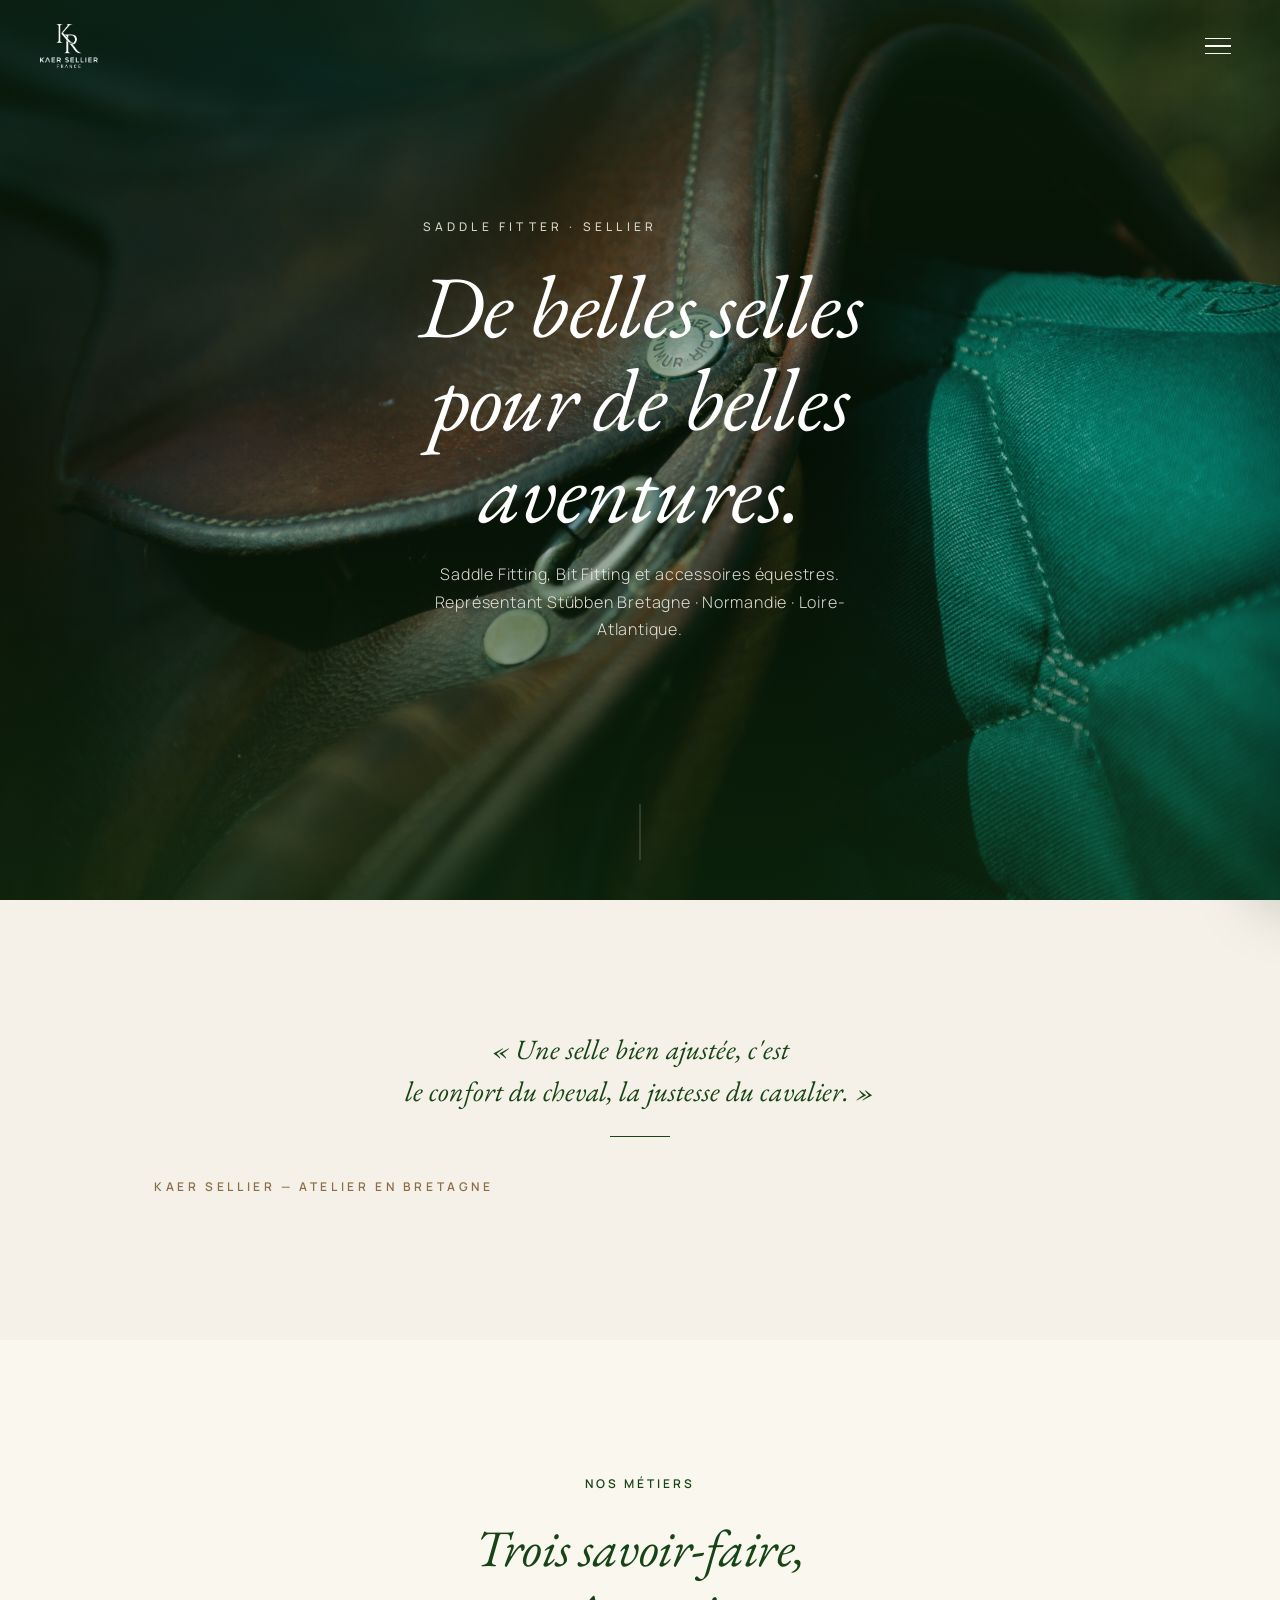
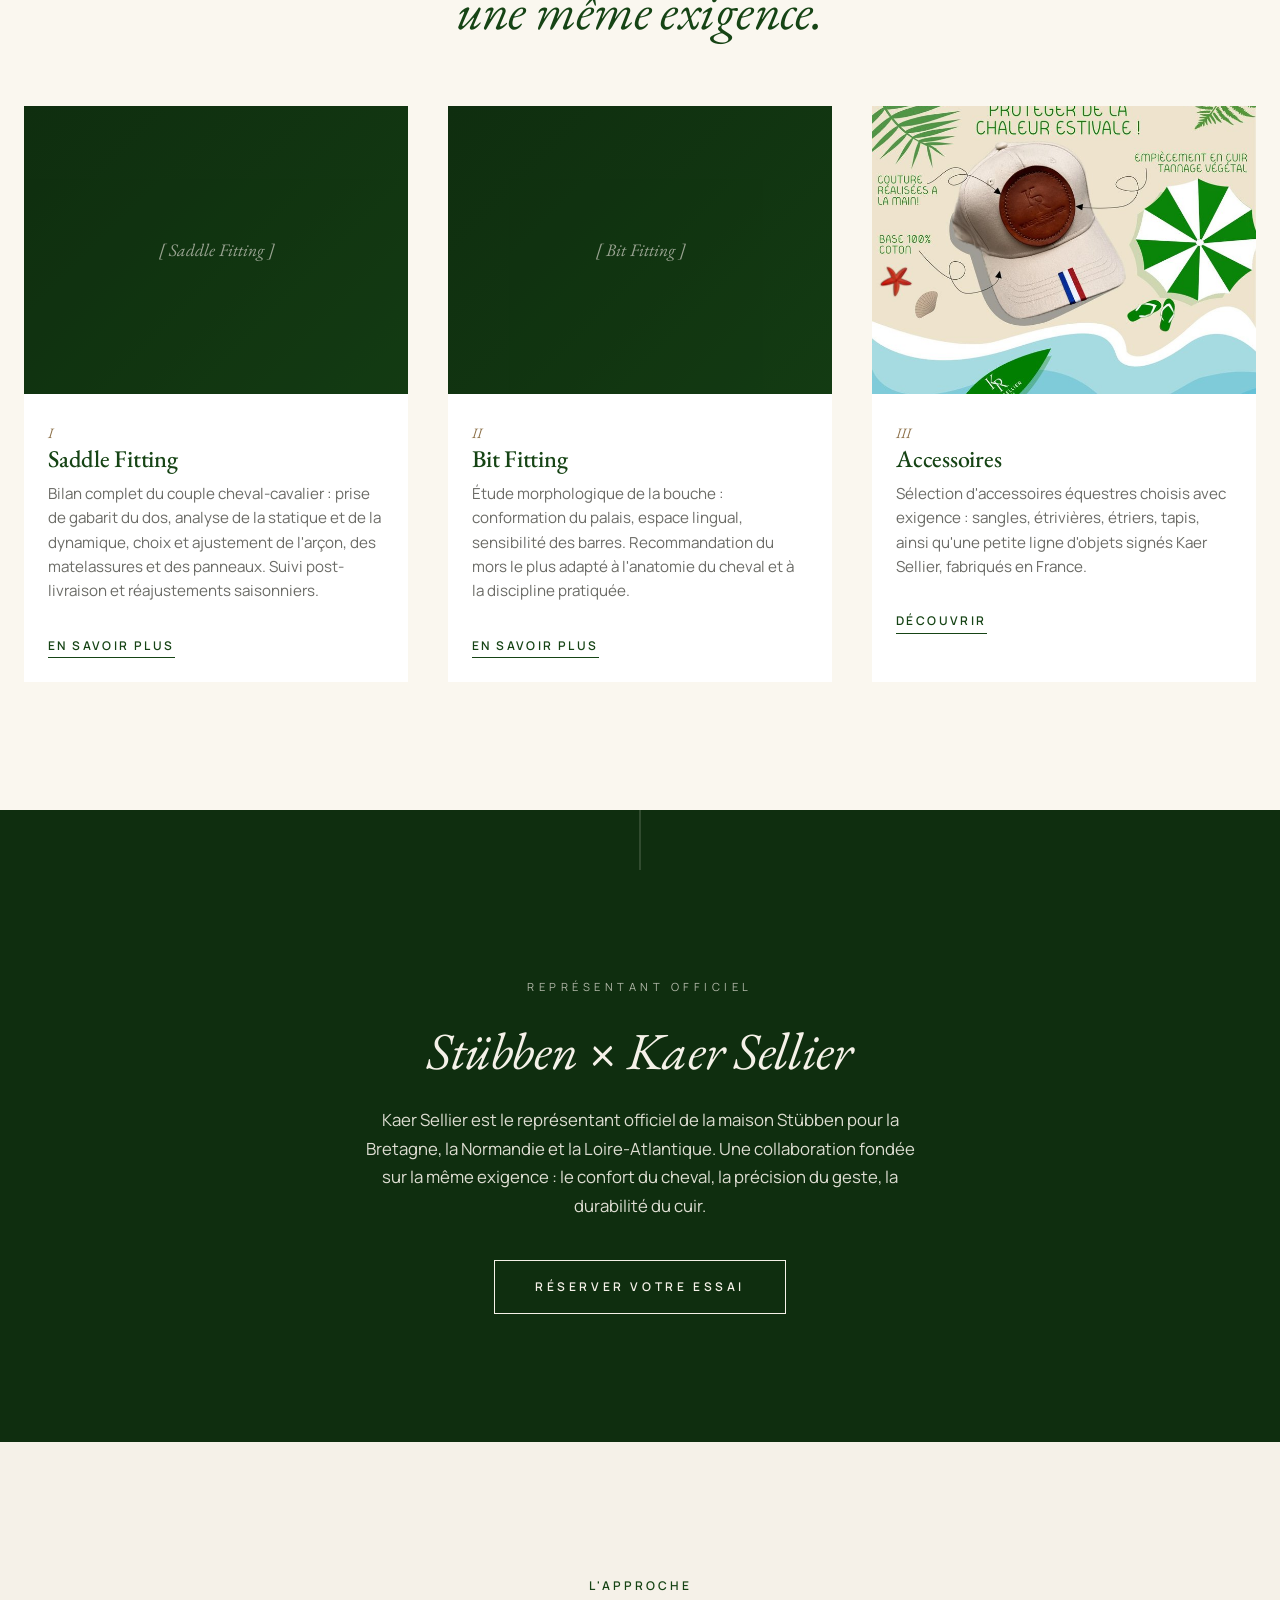
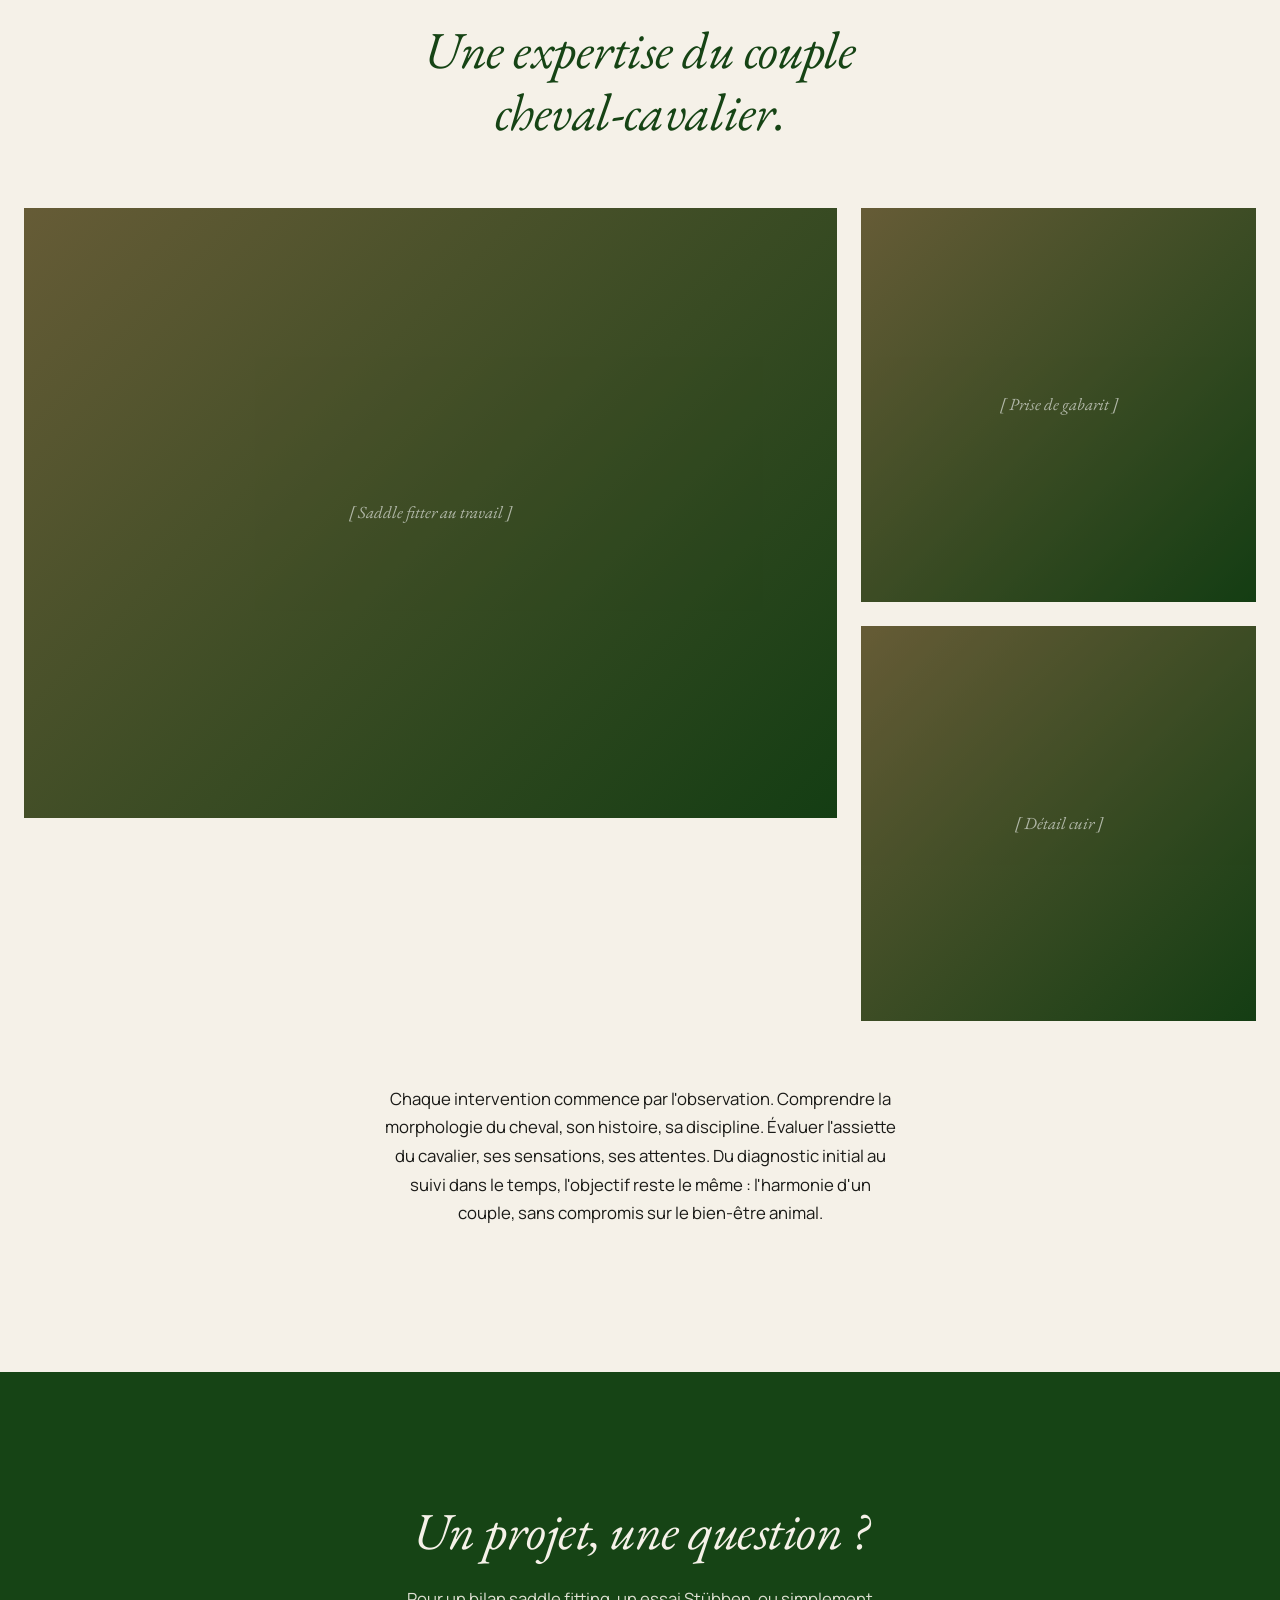
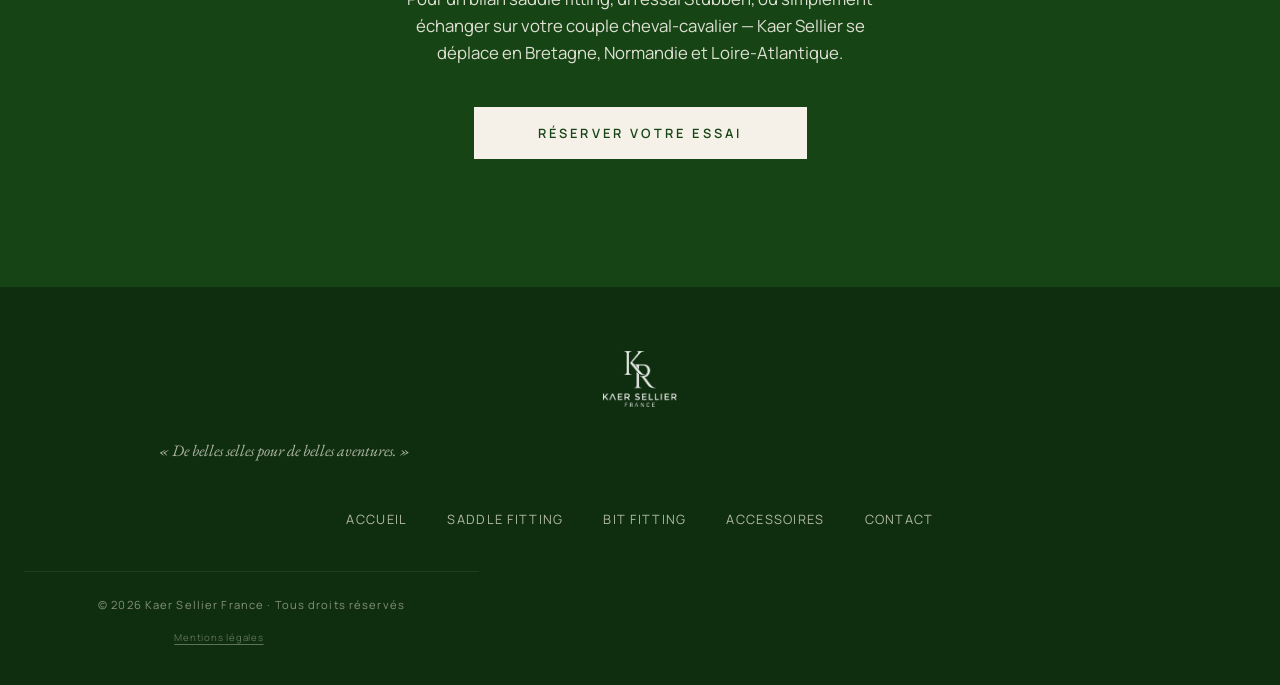
<file: index.html>
<!DOCTYPE html>
<html lang="fr">
<head>
  <meta charset="UTF-8">
  <meta name="viewport" content="width=device-width, initial-scale=1.0, viewport-fit=cover">
  <meta name="description" content="Kaer Sellier — Saddle Fitter & Sellier en Bretagne. Saddle Fitting, Bit Fitting, accessoires équestres. Représentant Stübben pour la Bretagne, la Normandie et la Loire-Atlantique.">
  <meta name="theme-color" content="#164415">

  <title>Kaer Sellier — Saddle Fitter & Sellier en Bretagne</title>

  <link rel="icon" type="image/png" href="assets/logos/kr-vert.png">
  <link rel="apple-touch-icon" href="assets/logos/kr-vert.png">

  <!-- Préchargement typographies -->
  <link rel="preconnect" href="https://fonts.googleapis.com">
  <link rel="preconnect" href="https://fonts.gstatic.com" crossorigin>
  <link href="https://fonts.googleapis.com/css2?family=EB+Garamond:ital,wght@0,400;0,500;1,400;1,500&family=Manrope:wght@300;400;500;600;700&display=swap" rel="stylesheet">

  <link rel="stylesheet" href="css/style.css">

  <!-- Open Graph -->
  <meta property="og:title" content="Kaer Sellier — Saddle Fitter & Sellier en Bretagne">
  <meta property="og:description" content="De belles selles pour de belles aventures. Saddle Fitting, Bit Fitting, accessoires. Représentant Stübben Bretagne, Normandie & Loire-Atlantique.">
  <meta property="og:type" content="website">
  <meta property="og:image" content="assets/images/hero/stubben-kr.jpg">
</head>

<body>

  <!-- ============================================
       HEADER + NAVIGATION
       ============================================ -->
  <header class="header" id="header">
    <div class="container">
      <div class="header__inner">
        <a href="#" class="header__logo" aria-label="Kaer Sellier — Accueil">
          <img src="assets/logos/kr-blanc.png" alt="Kaer Sellier" class="logo-blanc">
          <img src="assets/logos/kr-vert.png" alt="Kaer Sellier" class="logo-vert">
        </a>

        <button class="menu-toggle"
                aria-label="Ouvrir le menu"
                aria-expanded="false"
                aria-controls="navigation">
          <span class="menu-toggle__bar"></span>
          <span class="menu-toggle__bar"></span>
          <span class="menu-toggle__bar"></span>
        </button>
      </div>
    </div>
  </header>

  <!-- Overlay sombre derrière le drawer -->
  <div class="nav-overlay" aria-hidden="true"></div>

  <nav class="nav" id="navigation" aria-hidden="true" aria-label="Navigation principale">
    <div class="nav__header">
      <span class="nav__eyebrow">Kaer Sellier</span>
      <button class="nav__close" aria-label="Fermer le menu" type="button">
        <span class="nav__close-bar"></span>
        <span class="nav__close-bar"></span>
      </button>
    </div>
    <hr class="nav__filet">

    <ul class="nav__list">
      <li class="nav__item">
        <a href="index.html" class="nav__link">
          <span class="nav__link-numero">I</span> Accueil
        </a>
      </li>
      <li class="nav__item">
        <a href="saddle-fitting.html" class="nav__link">
          <span class="nav__link-numero">II</span> Saddle Fitting
        </a>
      </li>
      <li class="nav__item">
        <a href="bit-fitting.html" class="nav__link">
          <span class="nav__link-numero">III</span> Bit Fitting
        </a>
      </li>
      <li class="nav__item">
        <a href="accessoires.html" class="nav__link">
          <span class="nav__link-numero">IV</span> Accessoires
        </a>
      </li>
      <li class="nav__item">
        <a href="contact.html" class="nav__link">
          <span class="nav__link-numero">V</span> Contact
        </a>
      </li>
    </ul>

    <div class="nav__footer">
      <p class="nav__devise">« De belles selles<br>pour de belles aventures. »</p>
    </div>
  </nav>

  <main>

    <!-- ============================================
         HERO
         ============================================ -->
    <section class="hero">
      <div class="hero__bg">
        <img src="assets/images/hero/stubben-kr.jpg" alt="Selle Stübben sur un cheval, atelier Kaer Sellier">
      </div>

      <div class="hero__content">
        <p class="hero__eyebrow">Saddle Fitter · Sellier</p>
        <h1 class="hero__title">De belles selles<br>pour de belles aventures.</h1>
        <p class="hero__subtitle">
          Saddle Fitting, Bit Fitting et accessoires équestres.
          Représentant Stübben Bretagne · Normandie · Loire-Atlantique.
        </p>
      </div>

      <div class="hero__scroll" aria-hidden="true">
        <span class="hero__scroll-line"></span>
      </div>
    </section>

    <!-- ============================================
         MANIFESTE
         ============================================ -->
    <section class="manifeste reveal">
      <div class="container">
        <p class="manifeste__text">
          « Une selle bien ajustée, c'est<br>
          le confort du cheval, la justesse du cavalier. »
        </p>
        <hr class="filet filet--center">
        <p class="manifeste__signature">Kaer Sellier — Atelier en Bretagne</p>
      </div>
    </section>

    <!-- ============================================
         MÉTIERS
         ============================================ -->
    <section class="metiers">
      <div class="metiers__intro reveal">
        <span class="eyebrow">Nos métiers</span>
        <h2>Trois savoir-faire,<br>une même exigence.</h2>
      </div>

      <div class="metiers__grid">

        <article class="metier-card reveal">
          <div class="metier-card__image">
            <div class="metier-card__placeholder">[ Saddle Fitting ]</div>
          </div>
          <div class="metier-card__body">
            <span class="metier-card__numero">I</span>
            <h3 class="metier-card__title">Saddle Fitting</h3>
            <p class="metier-card__text">
              Bilan complet du couple cheval-cavalier : prise de gabarit du dos,
              analyse de la statique et de la dynamique, choix et ajustement de
              l'arçon, des matelassures et des panneaux. Suivi post-livraison
              et réajustements saisonniers.
            </p>
            <a href="saddle-fitting.html" class="metier-card__link">En savoir plus</a>
          </div>
        </article>

        <article class="metier-card reveal">
          <div class="metier-card__image">
            <div class="metier-card__placeholder">[ Bit Fitting ]</div>
          </div>
          <div class="metier-card__body">
            <span class="metier-card__numero">II</span>
            <h3 class="metier-card__title">Bit Fitting</h3>
            <p class="metier-card__text">
              Étude morphologique de la bouche : conformation du palais, espace
              lingual, sensibilité des barres. Recommandation du mors le plus
              adapté à l'anatomie du cheval et à la discipline pratiquée.
            </p>
            <a href="bit-fitting.html" class="metier-card__link">En savoir plus</a>
          </div>
        </article>

        <article class="metier-card reveal">
          <div class="metier-card__image">
            <img src="assets/images/maroquinerie/casquette.jpg" alt="Casquette Kaer Sellier avec patch cuir tannage végétal">
          </div>
          <div class="metier-card__body">
            <span class="metier-card__numero">III</span>
            <h3 class="metier-card__title">Accessoires</h3>
            <p class="metier-card__text">
              Sélection d'accessoires équestres choisis avec exigence : sangles,
              étrivières, étriers, tapis, ainsi qu'une petite ligne d'objets
              signés Kaer Sellier, fabriqués en France.
            </p>
            <a href="accessoires.html" class="metier-card__link">Découvrir</a>
          </div>
        </article>

      </div>
    </section>

    <!-- ============================================
         PARTENARIAT STÜBBEN
         ============================================ -->
    <section class="partenariat reveal">
      <div class="partenariat__inner">
        <span class="partenariat__eyebrow">Représentant officiel</span>
        <h2 class="partenariat__title">Stübben × Kaer Sellier</h2>
        <p class="partenariat__text">
          Kaer Sellier est le représentant officiel de la maison Stübben pour
          la Bretagne, la Normandie et la Loire-Atlantique. Une collaboration
          fondée sur la même exigence : le confort du cheval, la précision
          du geste, la durabilité du cuir.
        </p>
        <a href="contact.html" class="partenariat__cta">Réserver votre essai</a>
      </div>
    </section>

    <!-- ============================================
         SAVOIR-FAIRE
         ============================================ -->
    <section class="savoir-faire">
      <div class="savoir-faire__grid">
        <div class="savoir-faire__intro reveal">
          <span class="eyebrow">L'approche</span>
          <h2>Une expertise du couple<br>cheval-cavalier.</h2>
        </div>

        <div class="savoir-faire__galerie reveal">
          <div class="savoir-faire__img savoir-faire__img--large">
            <div class="savoir-faire__img-placeholder">[ Saddle fitter au travail ]</div>
          </div>
          <div class="savoir-faire__img">
            <div class="savoir-faire__img-placeholder">[ Prise de gabarit ]</div>
          </div>
          <div class="savoir-faire__img">
            <div class="savoir-faire__img-placeholder">[ Détail cuir ]</div>
          </div>
        </div>

        <div class="savoir-faire__text reveal">
          <p>
            Chaque intervention commence par l'observation. Comprendre la
            morphologie du cheval, son histoire, sa discipline. Évaluer
            l'assiette du cavalier, ses sensations, ses attentes. Du diagnostic
            initial au suivi dans le temps, l'objectif reste le même :
            l'harmonie d'un couple, sans compromis sur le bien-être animal.
          </p>
        </div>
      </div>
    </section>

    <!-- ============================================
         CONTACT
         ============================================ -->
    <section class="contact reveal">
      <h2 class="contact__title">Un projet, une question ?</h2>
      <p class="contact__text">
        Pour un bilan saddle fitting, un essai Stübben, ou simplement échanger
        sur votre couple cheval-cavalier — Kaer Sellier se déplace en Bretagne,
        Normandie et Loire-Atlantique.
      </p>
      <a href="contact.html" class="contact__cta">Réserver votre essai</a>
    </section>

  </main>

  <!-- ============================================
       FOOTER
       ============================================ -->
  <footer class="footer">
    <a href="index.html" class="footer__logo" aria-label="Retour à l'accueil">
      <img src="assets/logos/kr-blanc.png" alt="Kaer Sellier France">
    </a>
    <p class="footer__tagline">« De belles selles pour de belles aventures. »</p>

    <ul class="footer__links">
      <li><a href="index.html">Accueil</a></li>
      <li><a href="saddle-fitting.html">Saddle Fitting</a></li>
      <li><a href="bit-fitting.html">Bit Fitting</a></li>
      <li><a href="accessoires.html">Accessoires</a></li>
      <li><a href="contact.html">Contact</a></li>
    </ul>

    <p class="footer__copyright">
      © 2026 Kaer Sellier France · Tous droits réservés
    </p>
    <p class="footer__legal"><a href="mentions-legales.html">Mentions légales</a></p>
  </footer>

  <script src="js/main.js"></script>
</body>
</html>
</file>
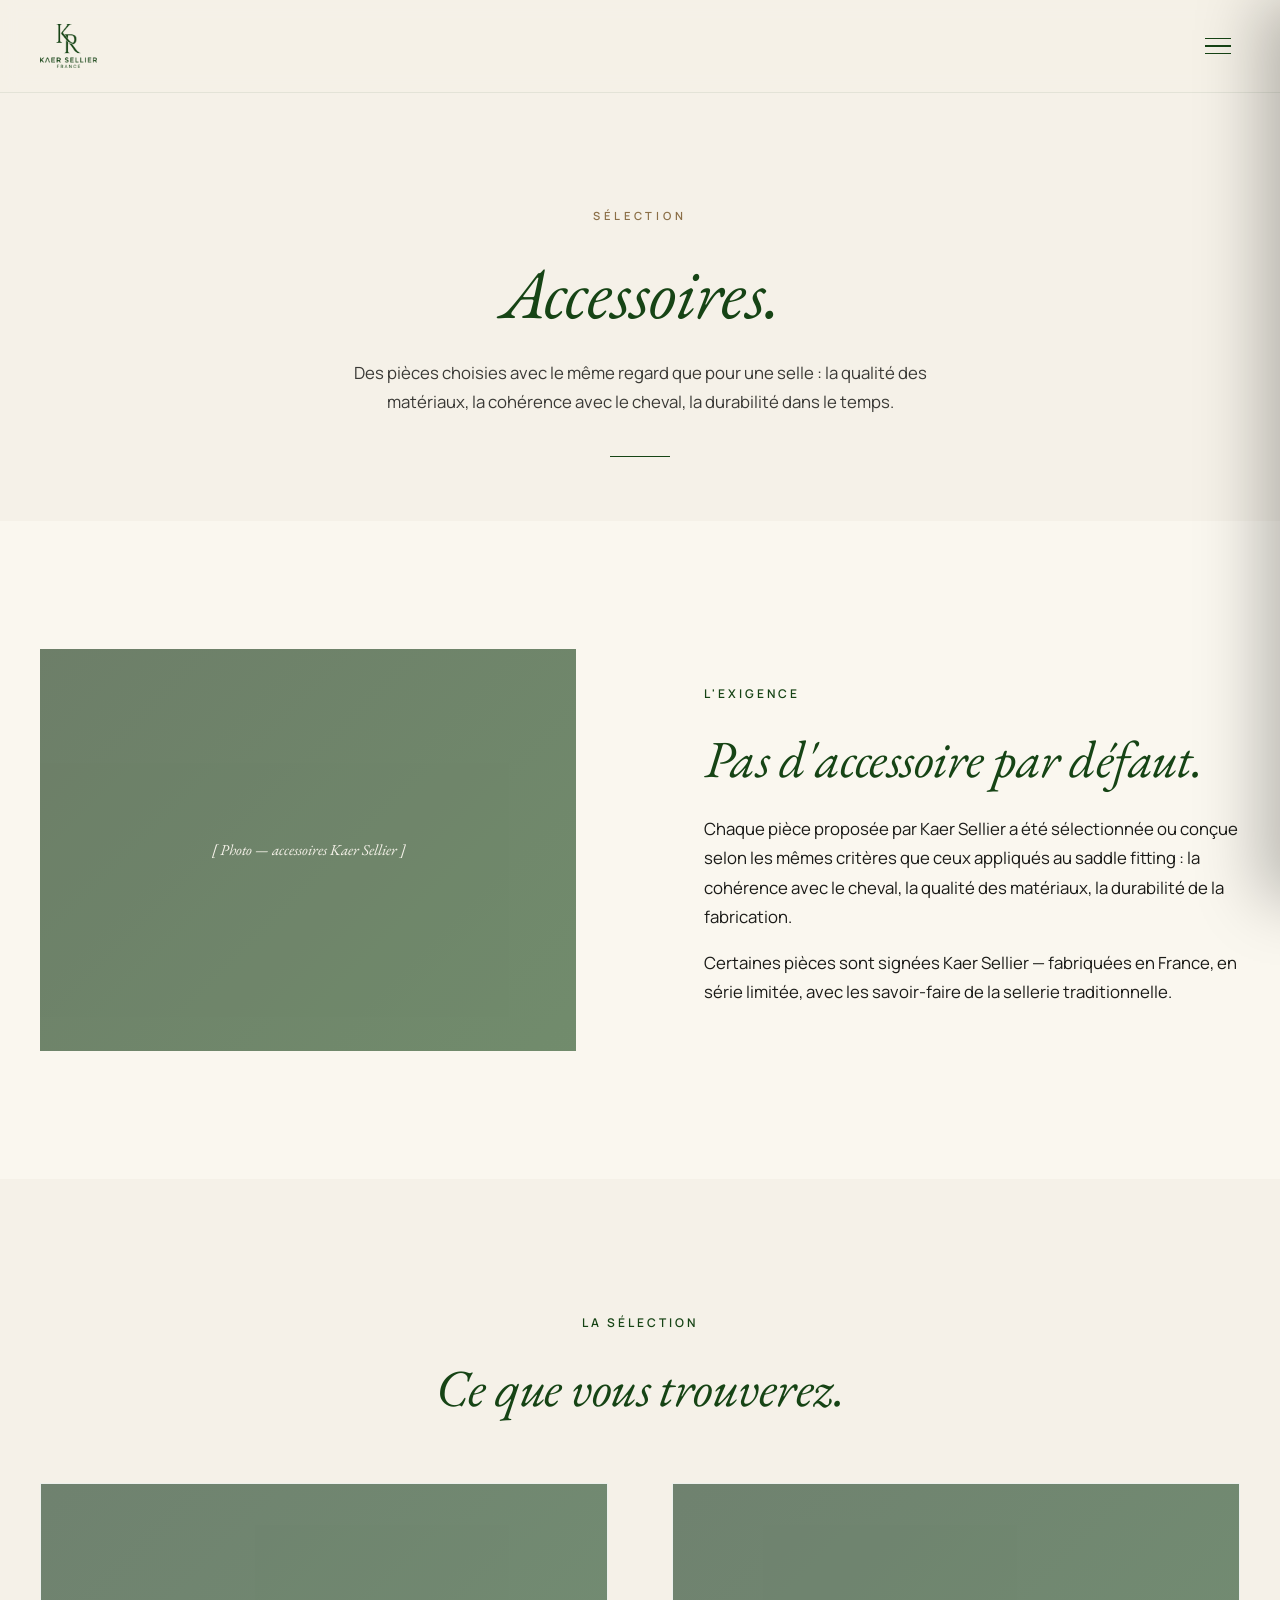
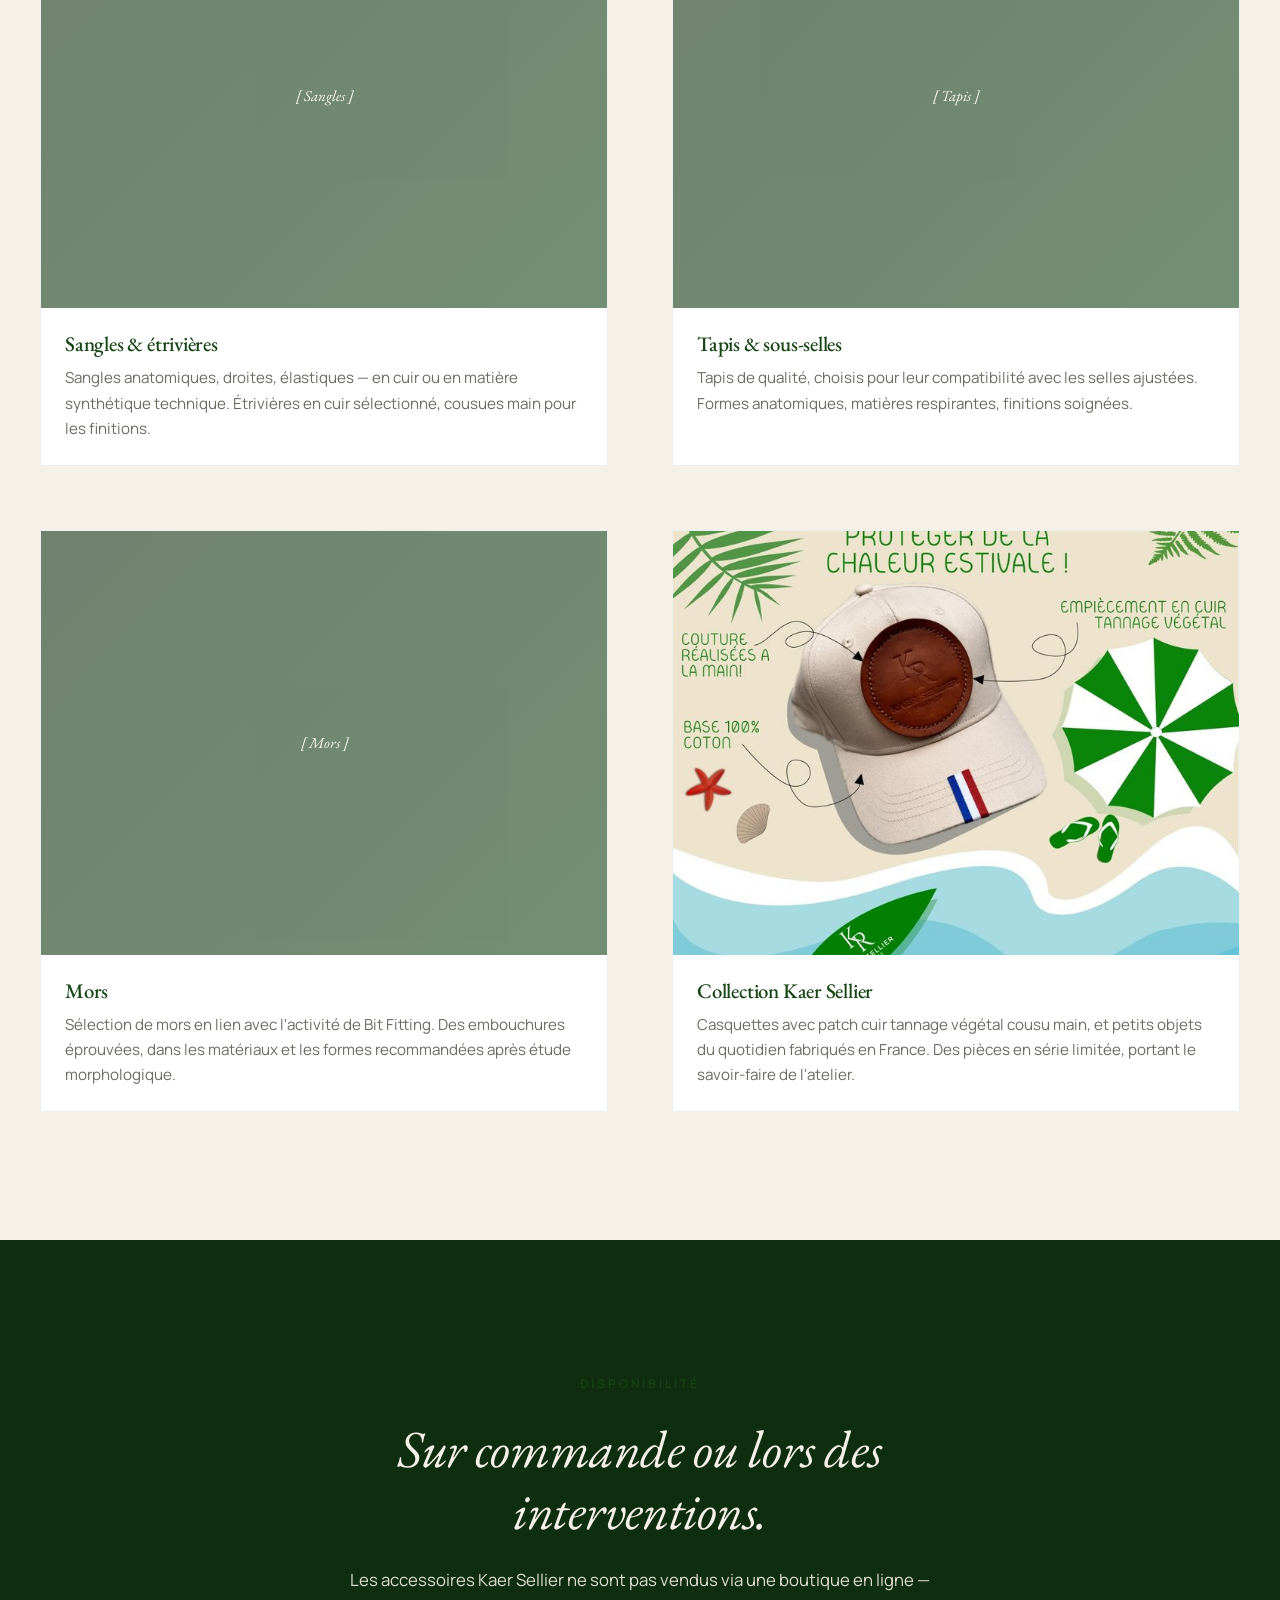
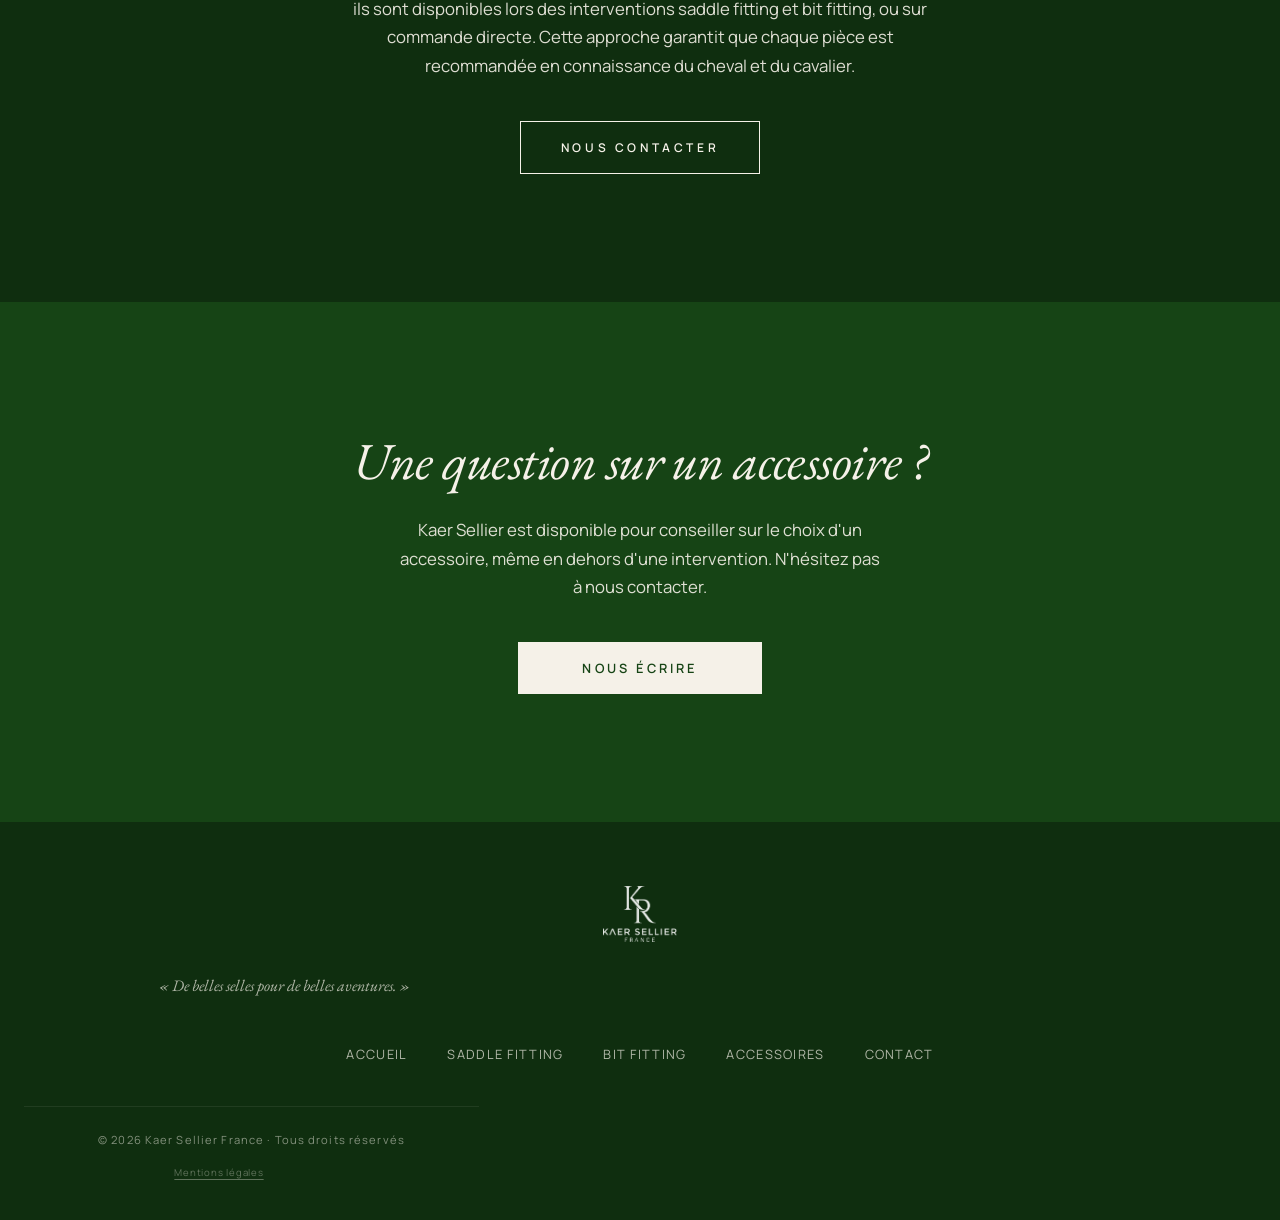
<file: accessoires.html>
<!DOCTYPE html>
<html lang="fr">
<head>
  <meta charset="UTF-8">
  <meta name="viewport" content="width=device-width, initial-scale=1.0, viewport-fit=cover">
  <meta name="description" content="Kaer Sellier — Accessoires équestres sélectionnés avec exigence : sangles, étrivières, tapis, mors et petits objets signés Kaer Sellier.">
  <meta name="theme-color" content="#164415">
  <title>Accessoires — Kaer Sellier</title>
  <link rel="icon" type="image/png" href="assets/logos/kr-vert.png">
  <link rel="apple-touch-icon" href="assets/logos/kr-vert.png">
  <link rel="preconnect" href="https://fonts.googleapis.com">
  <link rel="preconnect" href="https://fonts.gstatic.com" crossorigin>
  <link href="https://fonts.googleapis.com/css2?family=EB+Garamond:ital,wght@0,400;0,500;1,400;1,500&family=Manrope:wght@300;400;500;600;700&display=swap" rel="stylesheet">
  <link rel="stylesheet" href="css/style.css">
  <link rel="stylesheet" href="css/page-metier.css">
  <link rel="stylesheet" href="css/accessoires.css">
  <meta property="og:title" content="Accessoires — Kaer Sellier">
  <meta property="og:description" content="Accessoires équestres sélectionnés avec exigence. Sangles, étrivières, tapis, mors et objets signés Kaer Sellier.">
  <meta property="og:type" content="website">
</head>

<body class="page-interne">

  <header class="header header--interne" id="header">
    <div class="container">
      <div class="header__inner">
        <a href="index.html" class="header__logo" aria-label="Kaer Sellier — Accueil">
          <img src="assets/logos/kr-blanc.png" alt="Kaer Sellier" class="logo-blanc">
          <img src="assets/logos/kr-vert.png" alt="Kaer Sellier" class="logo-vert">
        </a>
        <button class="menu-toggle" aria-label="Ouvrir le menu" aria-expanded="false" aria-controls="navigation">
          <span class="menu-toggle__bar"></span>
          <span class="menu-toggle__bar"></span>
          <span class="menu-toggle__bar"></span>
        </button>
      </div>
    </div>
  </header>

  <div class="nav-overlay" aria-hidden="true"></div>

  <nav class="nav" id="navigation" aria-hidden="true" aria-label="Navigation principale">
    <div class="nav__header">
      <span class="nav__eyebrow">Kaer Sellier</span>
      <button class="nav__close" aria-label="Fermer le menu" type="button">
        <span class="nav__close-bar"></span>
        <span class="nav__close-bar"></span>
      </button>
    </div>
    <hr class="nav__filet">
    <ul class="nav__list">
      <li class="nav__item"><a href="index.html" class="nav__link"><span class="nav__link-numero">I</span> Accueil</a></li>
      <li class="nav__item"><a href="saddle-fitting.html" class="nav__link"><span class="nav__link-numero">II</span> Saddle Fitting</a></li>
      <li class="nav__item"><a href="bit-fitting.html" class="nav__link"><span class="nav__link-numero">III</span> Bit Fitting</a></li>
      <li class="nav__item"><a href="accessoires.html" class="nav__link" aria-current="page"><span class="nav__link-numero">IV</span> Accessoires</a></li>
      <li class="nav__item"><a href="contact.html" class="nav__link"><span class="nav__link-numero">V</span> Contact</a></li>
    </ul>
    <div class="nav__footer">
      <p class="nav__devise">« De belles selles<br>pour de belles aventures. »</p>
    </div>
  </nav>

  <main>

    <!-- HERO PAGE -->
    <section class="page-hero">
      <div class="container">
        <span class="page-hero__eyebrow">Sélection</span>
        <h1 class="page-hero__title">Accessoires.</h1>
        <p class="page-hero__subtitle">
          Des pièces choisies avec le même regard que pour une selle :
          la qualité des matériaux, la cohérence avec le cheval,
          la durabilité dans le temps.
        </p>
      </div>
    </section>

    <!-- INTRO -->
    <section class="metier-intro reveal">
      <div class="container">
        <div class="metier-intro__grid">
          <div class="metier-intro__visuel">
            <div class="metier-placeholder">[ Photo — accessoires Kaer Sellier ]</div>
          </div>
          <div class="metier-intro__texte">
            <span class="eyebrow">L'exigence</span>
            <h2>Pas d'accessoire par défaut.</h2>
            <p>
              Chaque pièce proposée par Kaer Sellier a été sélectionnée
              ou conçue selon les mêmes critères que ceux appliqués
              au saddle fitting : la cohérence avec le cheval, la qualité
              des matériaux, la durabilité de la fabrication.
            </p>
            <p>
              Certaines pièces sont signées Kaer Sellier — fabriquées
              en France, en série limitée, avec les savoir-faire de
              la sellerie traditionnelle.
            </p>
          </div>
        </div>
      </div>
    </section>

    <!-- CATÉGORIES -->
    <section class="accessoires-categories">
      <div class="container">
        <div class="metier-etapes__intro reveal">
          <span class="eyebrow">La sélection</span>
          <h2>Ce que vous trouverez.</h2>
        </div>

        <div class="categories-grid">

          <article class="categorie-card reveal">
            <div class="categorie-card__visuel">
              <div class="metier-placeholder">[ Sangles ]</div>
            </div>
            <div class="categorie-card__body">
              <h3>Sangles & étrivières</h3>
              <p>
                Sangles anatomiques, droites, élastiques — en cuir
                ou en matière synthétique technique. Étrivières
                en cuir sélectionné, cousues main pour les finitions.
              </p>
            </div>
          </article>

          <article class="categorie-card reveal">
            <div class="categorie-card__visuel">
              <div class="metier-placeholder">[ Tapis ]</div>
            </div>
            <div class="categorie-card__body">
              <h3>Tapis & sous-selles</h3>
              <p>
                Tapis de qualité, choisis pour leur compatibilité
                avec les selles ajustées. Formes anatomiques,
                matières respirantes, finitions soignées.
              </p>
            </div>
          </article>

          <article class="categorie-card reveal">
            <div class="categorie-card__visuel">
              <div class="metier-placeholder">[ Mors ]</div>
            </div>
            <div class="categorie-card__body">
              <h3>Mors</h3>
              <p>
                Sélection de mors en lien avec l'activité de Bit
                Fitting. Des embouchures éprouvées, dans les
                matériaux et les formes recommandées après étude
                morphologique.
              </p>
            </div>
          </article>

          <article class="categorie-card reveal">
            <div class="categorie-card__visuel">
              <img src="assets/images/maroquinerie/casquette.jpg" alt="Casquette Kaer Sellier — patch cuir tannage végétal, couture main">
            </div>
            <div class="categorie-card__body">
              <h3>Collection Kaer Sellier</h3>
              <p>
                Casquettes avec patch cuir tannage végétal cousu main,
                et petits objets du quotidien fabriqués en France.
                Des pièces en série limitée, portant le savoir-faire
                de l'atelier.
              </p>
            </div>
          </article>

        </div>
      </div>
    </section>

    <!-- NOTE COMMANDE -->
    <section class="accessoires-note reveal">
      <div class="container">
        <div class="accessoires-note__inner">
          <span class="eyebrow">Disponibilité</span>
          <h2>Sur commande ou lors des interventions.</h2>
          <p>
            Les accessoires Kaer Sellier ne sont pas vendus via
            une boutique en ligne — ils sont disponibles lors des
            interventions saddle fitting et bit fitting, ou sur
            commande directe. Cette approche garantit que chaque
            pièce est recommandée en connaissance du cheval
            et du cavalier.
          </p>
          <a href="contact.html" class="metier-stubben__cta accessoires-note__cta">Nous contacter</a>
        </div>
      </div>
    </section>

    <!-- CTA FINAL -->
    <section class="metier-cta reveal">
      <div class="container">
        <h2 class="metier-cta__title">Une question sur un accessoire ?</h2>
        <p class="metier-cta__text">
          Kaer Sellier est disponible pour conseiller sur le choix
          d'un accessoire, même en dehors d'une intervention.
          N'hésitez pas à nous contacter.
        </p>
        <a href="contact.html" class="metier-cta__btn">Nous écrire</a>
      </div>
    </section>

  </main>

  <footer class="footer">
    <a href="index.html" class="footer__logo" aria-label="Retour à l'accueil">
      <img src="assets/logos/kr-blanc.png" alt="Kaer Sellier France">
    </a>
    <p class="footer__tagline">« De belles selles pour de belles aventures. »</p>
    <ul class="footer__links">
      <li><a href="index.html">Accueil</a></li>
      <li><a href="saddle-fitting.html">Saddle Fitting</a></li>
      <li><a href="bit-fitting.html">Bit Fitting</a></li>
      <li><a href="accessoires.html">Accessoires</a></li>
      <li><a href="contact.html">Contact</a></li>
    </ul>
    <p class="footer__copyright">© 2026 Kaer Sellier France · Tous droits réservés</p>
    <p class="footer__legal"><a href="mentions-legales.html">Mentions légales</a></p>
  </footer>

  <script src="js/main.js"></script>
</body>
</html>
</file>
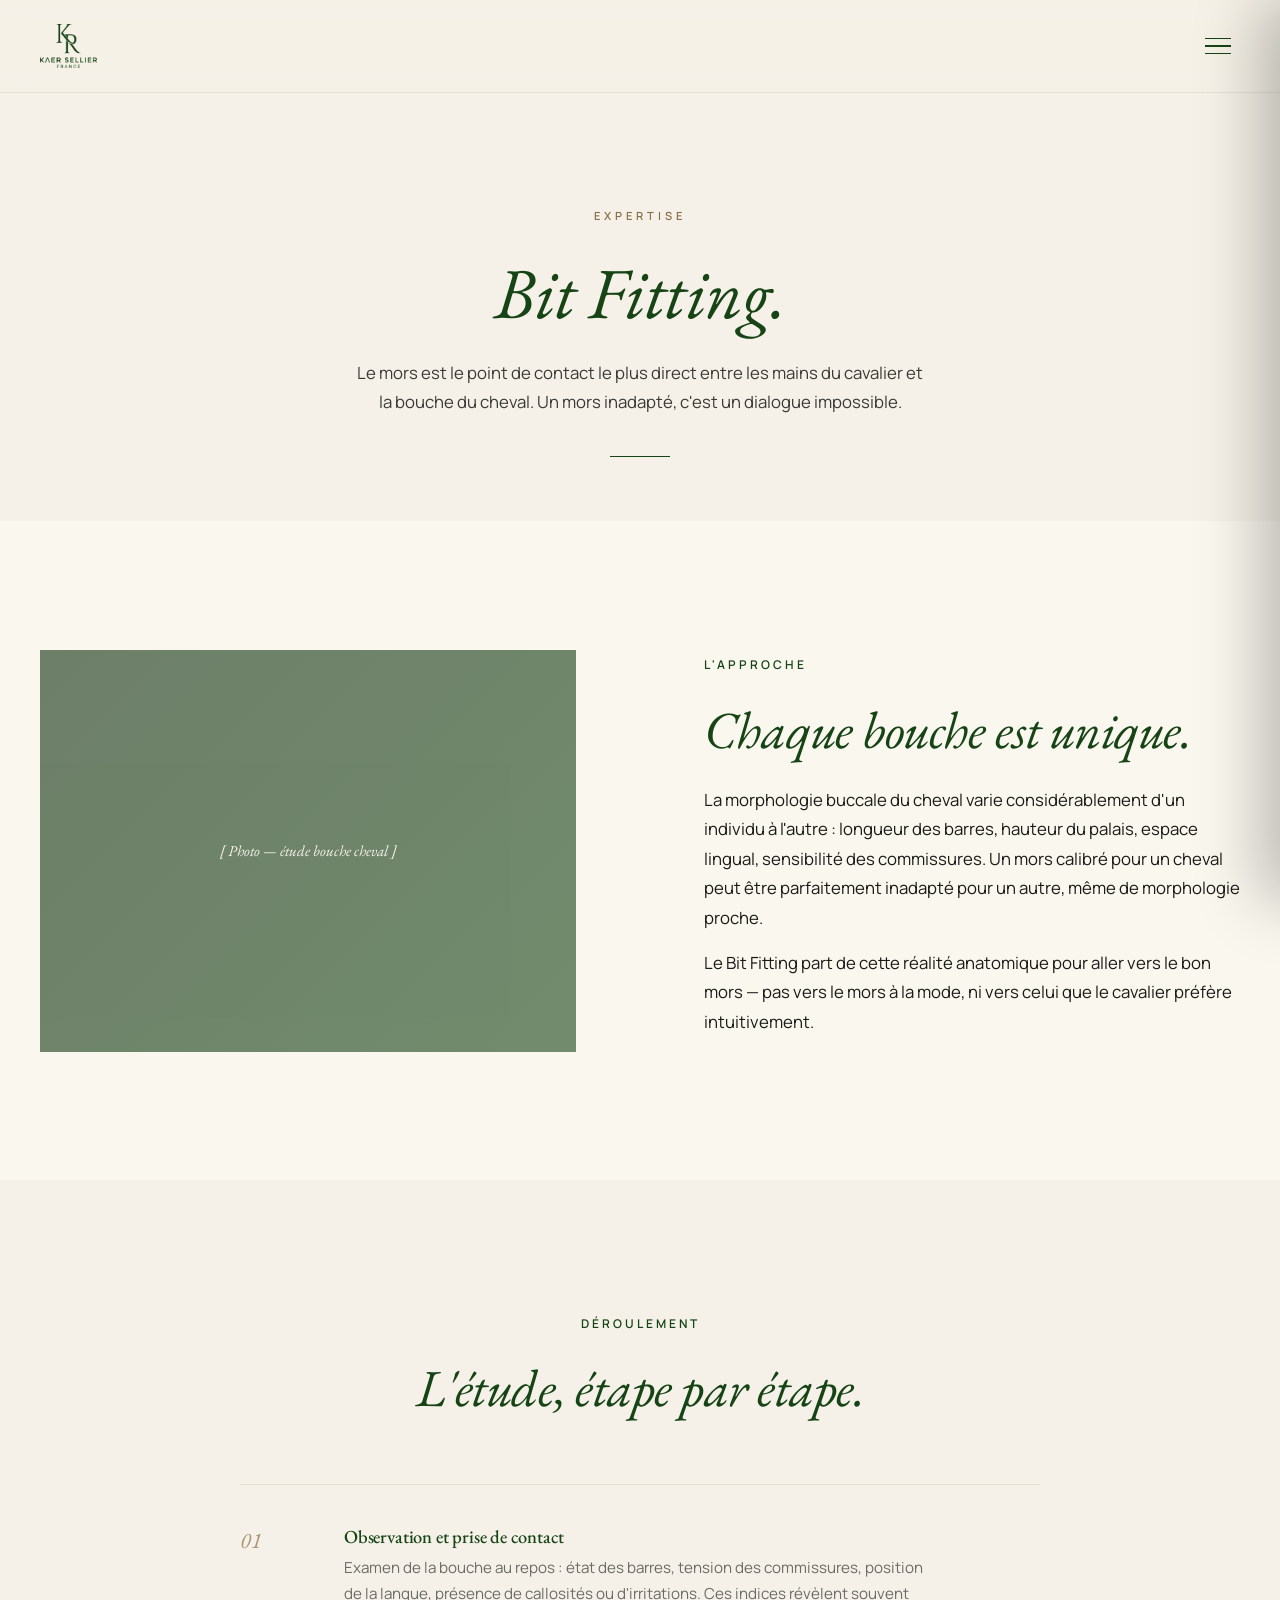
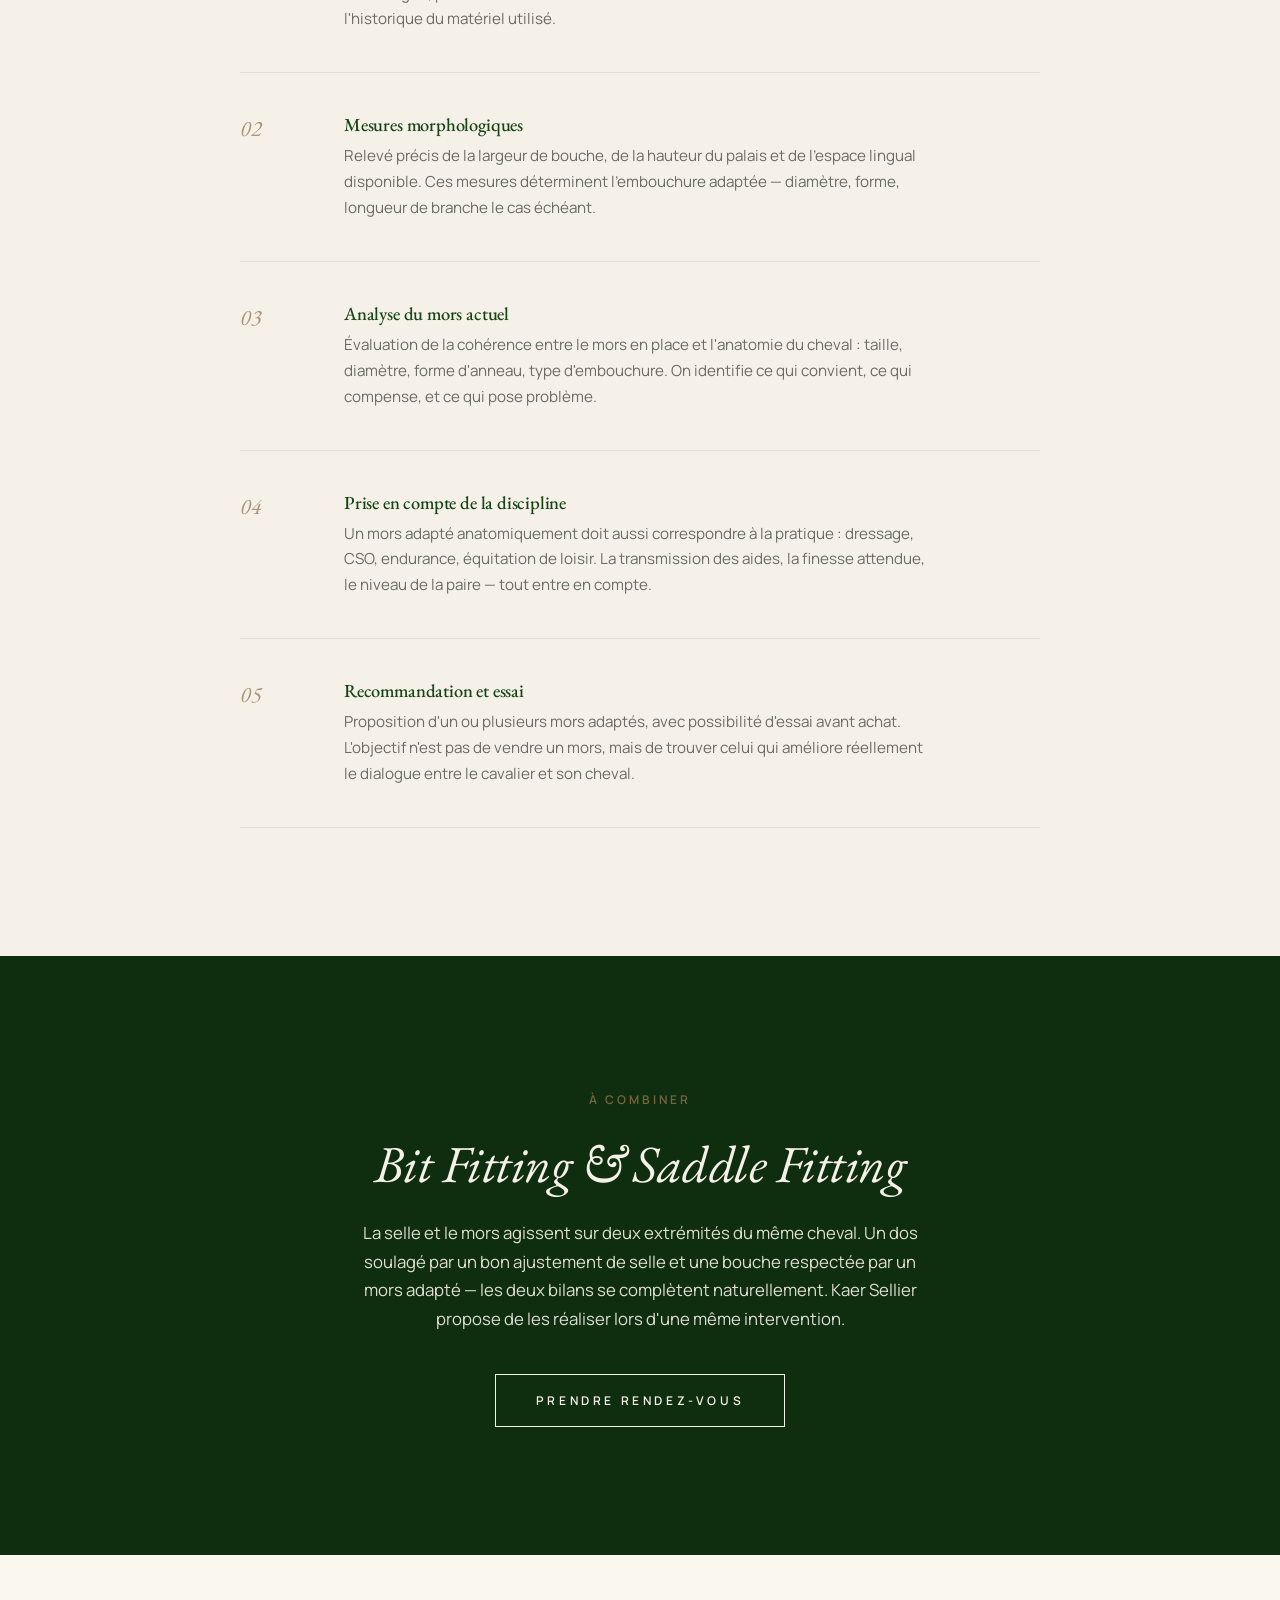
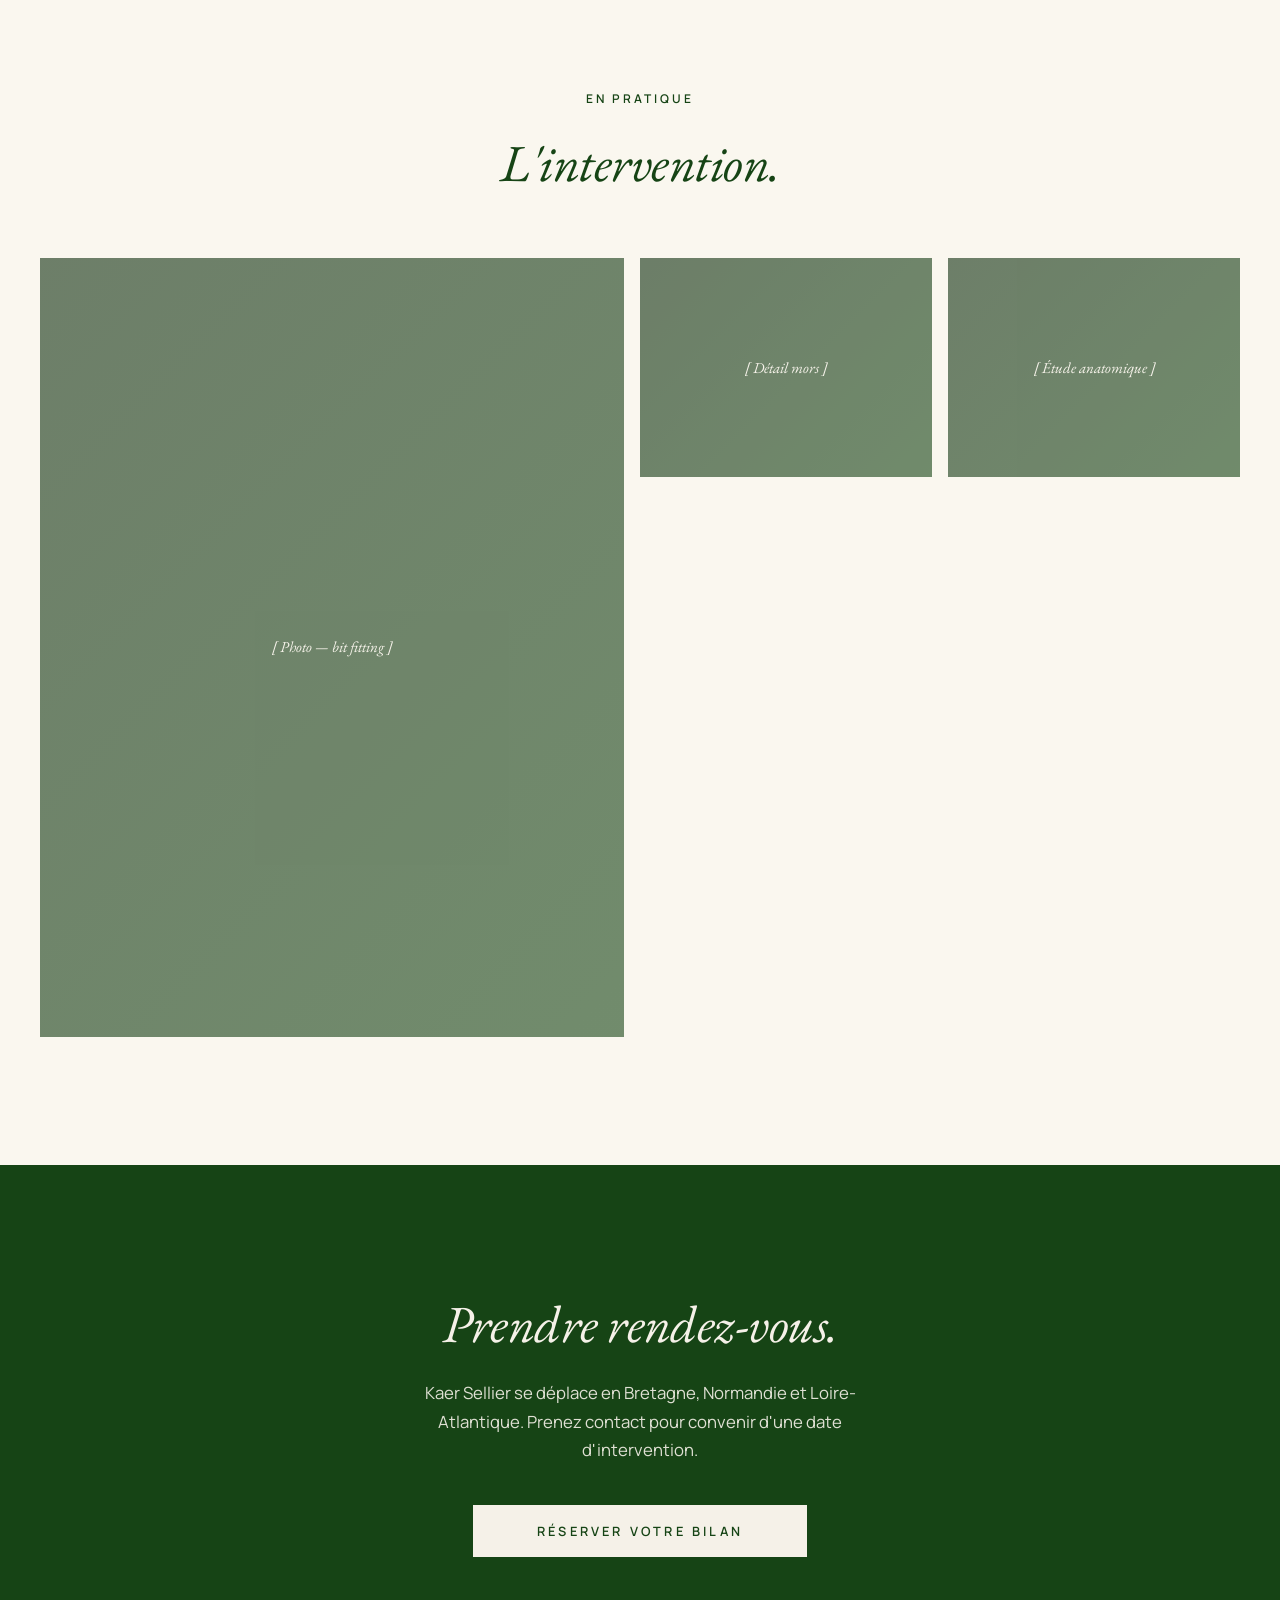
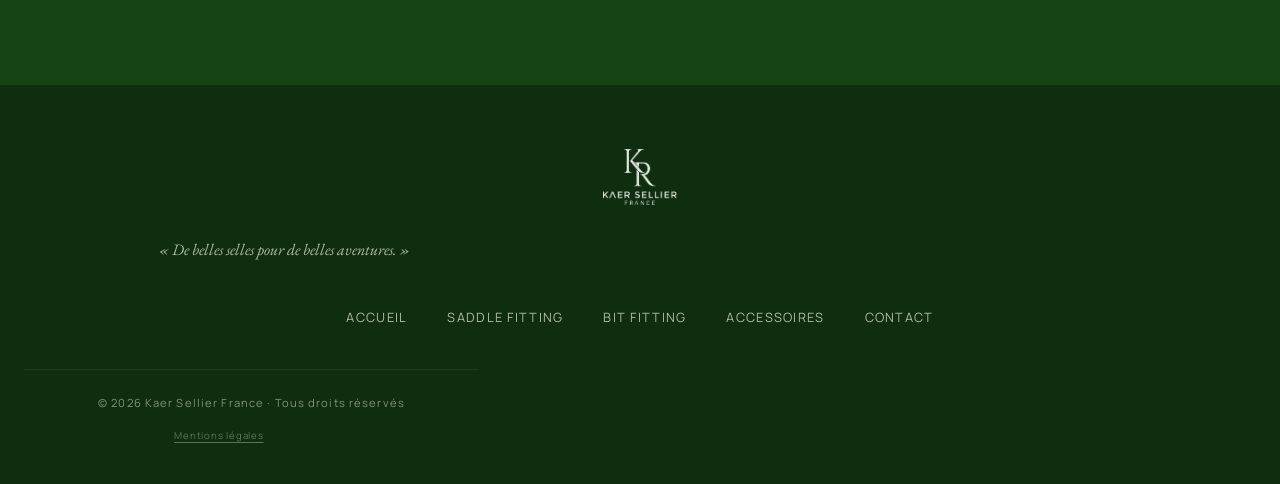
<file: bit-fitting.html>
<!DOCTYPE html>
<html lang="fr">
<head>
  <meta charset="UTF-8">
  <meta name="viewport" content="width=device-width, initial-scale=1.0, viewport-fit=cover">
  <meta name="description" content="Kaer Sellier — Bit Fitting en Bretagne, Normandie et Loire-Atlantique. Étude morphologique de la bouche du cheval, recommandation du mors adapté à l'anatomie et à la discipline.">
  <meta name="theme-color" content="#164415">
  <title>Bit Fitting — Kaer Sellier</title>
  <link rel="icon" type="image/png" href="assets/logos/kr-vert.png">
  <link rel="apple-touch-icon" href="assets/logos/kr-vert.png">
  <link rel="preconnect" href="https://fonts.googleapis.com">
  <link rel="preconnect" href="https://fonts.gstatic.com" crossorigin>
  <link href="https://fonts.googleapis.com/css2?family=EB+Garamond:ital,wght@0,400;0,500;1,400;1,500&family=Manrope:wght@300;400;500;600;700&display=swap" rel="stylesheet">
  <link rel="stylesheet" href="css/style.css">
  <link rel="stylesheet" href="css/page-metier.css">
  <meta property="og:title" content="Bit Fitting — Kaer Sellier">
  <meta property="og:description" content="Étude morphologique de la bouche du cheval. Déplacements en Bretagne, Normandie et Loire-Atlantique.">
  <meta property="og:type" content="website">
</head>

<body class="page-interne">

  <header class="header header--interne" id="header">
    <div class="container">
      <div class="header__inner">
        <a href="index.html" class="header__logo" aria-label="Kaer Sellier — Accueil">
          <img src="assets/logos/kr-blanc.png" alt="Kaer Sellier" class="logo-blanc">
          <img src="assets/logos/kr-vert.png" alt="Kaer Sellier" class="logo-vert">
        </a>
        <button class="menu-toggle" aria-label="Ouvrir le menu" aria-expanded="false" aria-controls="navigation">
          <span class="menu-toggle__bar"></span>
          <span class="menu-toggle__bar"></span>
          <span class="menu-toggle__bar"></span>
        </button>
      </div>
    </div>
  </header>

  <div class="nav-overlay" aria-hidden="true"></div>

  <nav class="nav" id="navigation" aria-hidden="true" aria-label="Navigation principale">
    <div class="nav__header">
      <span class="nav__eyebrow">Kaer Sellier</span>
      <button class="nav__close" aria-label="Fermer le menu" type="button">
        <span class="nav__close-bar"></span>
        <span class="nav__close-bar"></span>
      </button>
    </div>
    <hr class="nav__filet">
    <ul class="nav__list">
      <li class="nav__item"><a href="index.html" class="nav__link"><span class="nav__link-numero">I</span> Accueil</a></li>
      <li class="nav__item"><a href="saddle-fitting.html" class="nav__link"><span class="nav__link-numero">II</span> Saddle Fitting</a></li>
      <li class="nav__item"><a href="bit-fitting.html" class="nav__link" aria-current="page"><span class="nav__link-numero">III</span> Bit Fitting</a></li>
      <li class="nav__item"><a href="accessoires.html" class="nav__link"><span class="nav__link-numero">IV</span> Accessoires</a></li>
      <li class="nav__item"><a href="contact.html" class="nav__link"><span class="nav__link-numero">V</span> Contact</a></li>
    </ul>
    <div class="nav__footer">
      <p class="nav__devise">« De belles selles<br>pour de belles aventures. »</p>
    </div>
  </nav>

  <main>

    <!-- HERO PAGE -->
    <section class="page-hero">
      <div class="container">
        <span class="page-hero__eyebrow">Expertise</span>
        <h1 class="page-hero__title">Bit Fitting.</h1>
        <p class="page-hero__subtitle">
          Le mors est le point de contact le plus direct entre les mains
          du cavalier et la bouche du cheval. Un mors inadapté, c'est
          un dialogue impossible.
        </p>
      </div>
    </section>

    <!-- INTRODUCTION -->
    <section class="metier-intro reveal">
      <div class="container">
        <div class="metier-intro__grid">
          <div class="metier-intro__visuel">
            <div class="metier-placeholder">[ Photo — étude bouche cheval ]</div>
          </div>
          <div class="metier-intro__texte">
            <span class="eyebrow">L'approche</span>
            <h2>Chaque bouche est unique.</h2>
            <p>
              La morphologie buccale du cheval varie considérablement d'un
              individu à l'autre : longueur des barres, hauteur du palais,
              espace lingual, sensibilité des commissures. Un mors calibré
              pour un cheval peut être parfaitement inadapté pour un autre,
              même de morphologie proche.
            </p>
            <p>
              Le Bit Fitting part de cette réalité anatomique pour aller
              vers le bon mors — pas vers le mors à la mode, ni vers
              celui que le cavalier préfère intuitivement.
            </p>
          </div>
        </div>
      </div>
    </section>

    <!-- ÉTAPES DU BILAN -->
    <section class="metier-etapes">
      <div class="container">
        <div class="metier-etapes__intro reveal">
          <span class="eyebrow">Déroulement</span>
          <h2>L'étude, étape par étape.</h2>
        </div>

        <ol class="etapes-list">
          <li class="etape reveal">
            <span class="etape__numero">01</span>
            <div class="etape__contenu">
              <h3>Observation et prise de contact</h3>
              <p>
                Examen de la bouche au repos : état des barres, tension
                des commissures, position de la langue, présence de
                callosités ou d'irritations. Ces indices révèlent souvent
                l'historique du matériel utilisé.
              </p>
            </div>
          </li>

          <li class="etape reveal">
            <span class="etape__numero">02</span>
            <div class="etape__contenu">
              <h3>Mesures morphologiques</h3>
              <p>
                Relevé précis de la largeur de bouche, de la hauteur du
                palais et de l'espace lingual disponible. Ces mesures
                déterminent l'embouchure adaptée — diamètre, forme,
                longueur de branche le cas échéant.
              </p>
            </div>
          </li>

          <li class="etape reveal">
            <span class="etape__numero">03</span>
            <div class="etape__contenu">
              <h3>Analyse du mors actuel</h3>
              <p>
                Évaluation de la cohérence entre le mors en place et
                l'anatomie du cheval : taille, diamètre, forme d'anneau,
                type d'embouchure. On identifie ce qui convient,
                ce qui compense, et ce qui pose problème.
              </p>
            </div>
          </li>

          <li class="etape reveal">
            <span class="etape__numero">04</span>
            <div class="etape__contenu">
              <h3>Prise en compte de la discipline</h3>
              <p>
                Un mors adapté anatomiquement doit aussi correspondre
                à la pratique : dressage, CSO, endurance, équitation
                de loisir. La transmission des aides, la finesse attendue,
                le niveau de la paire — tout entre en compte.
              </p>
            </div>
          </li>

          <li class="etape reveal">
            <span class="etape__numero">05</span>
            <div class="etape__contenu">
              <h3>Recommandation et essai</h3>
              <p>
                Proposition d'un ou plusieurs mors adaptés, avec
                possibilité d'essai avant achat. L'objectif n'est pas
                de vendre un mors, mais de trouver celui qui améliore
                réellement le dialogue entre le cavalier et son cheval.
              </p>
            </div>
          </li>
        </ol>
      </div>
    </section>

    <!-- BLOC COMPLÉMENTARITÉ SADDLE FITTING -->
    <section class="metier-stubben reveal">
      <div class="container">
        <div class="metier-stubben__inner">
          <span class="eyebrow eyebrow--clair">À combiner</span>
          <h2>Bit Fitting & Saddle Fitting</h2>
          <p>
            La selle et le mors agissent sur deux extrémités du même cheval.
            Un dos soulagé par un bon ajustement de selle et une bouche
            respectée par un mors adapté — les deux bilans se complètent
            naturellement. Kaer Sellier propose de les réaliser lors
            d'une même intervention.
          </p>
          <a href="contact.html" class="metier-stubben__cta">Prendre rendez-vous</a>
        </div>
      </div>
    </section>

    <!-- GALERIE -->
    <section class="metier-galerie">
      <div class="container">
        <div class="metier-galerie__intro reveal">
          <span class="eyebrow">En pratique</span>
          <h2>L'intervention.</h2>
        </div>
        <div class="metier-galerie__grid reveal">
          <div class="metier-placeholder metier-placeholder--tall">[ Photo — bit fitting ]</div>
          <div class="metier-placeholder">[ Détail mors ]</div>
          <div class="metier-placeholder">[ Étude anatomique ]</div>
        </div>
      </div>
    </section>

    <!-- CTA FINAL -->
    <section class="metier-cta reveal">
      <div class="container">
        <h2 class="metier-cta__title">Prendre rendez-vous.</h2>
        <p class="metier-cta__text">
          Kaer Sellier se déplace en Bretagne, Normandie et Loire-Atlantique.
          Prenez contact pour convenir d'une date d'intervention.
        </p>
        <a href="contact.html" class="metier-cta__btn">Réserver votre bilan</a>
      </div>
    </section>

  </main>

  <footer class="footer">
    <a href="index.html" class="footer__logo" aria-label="Retour à l'accueil">
      <img src="assets/logos/kr-blanc.png" alt="Kaer Sellier France">
    </a>
    <p class="footer__tagline">« De belles selles pour de belles aventures. »</p>
    <ul class="footer__links">
      <li><a href="index.html">Accueil</a></li>
      <li><a href="saddle-fitting.html">Saddle Fitting</a></li>
      <li><a href="bit-fitting.html">Bit Fitting</a></li>
      <li><a href="accessoires.html">Accessoires</a></li>
      <li><a href="contact.html">Contact</a></li>
    </ul>
    <p class="footer__copyright">© 2026 Kaer Sellier France · Tous droits réservés</p>
    <p class="footer__legal"><a href="mentions-legales.html">Mentions légales</a></p>
  </footer>

  <script src="js/main.js"></script>
</body>
</html>
</file>
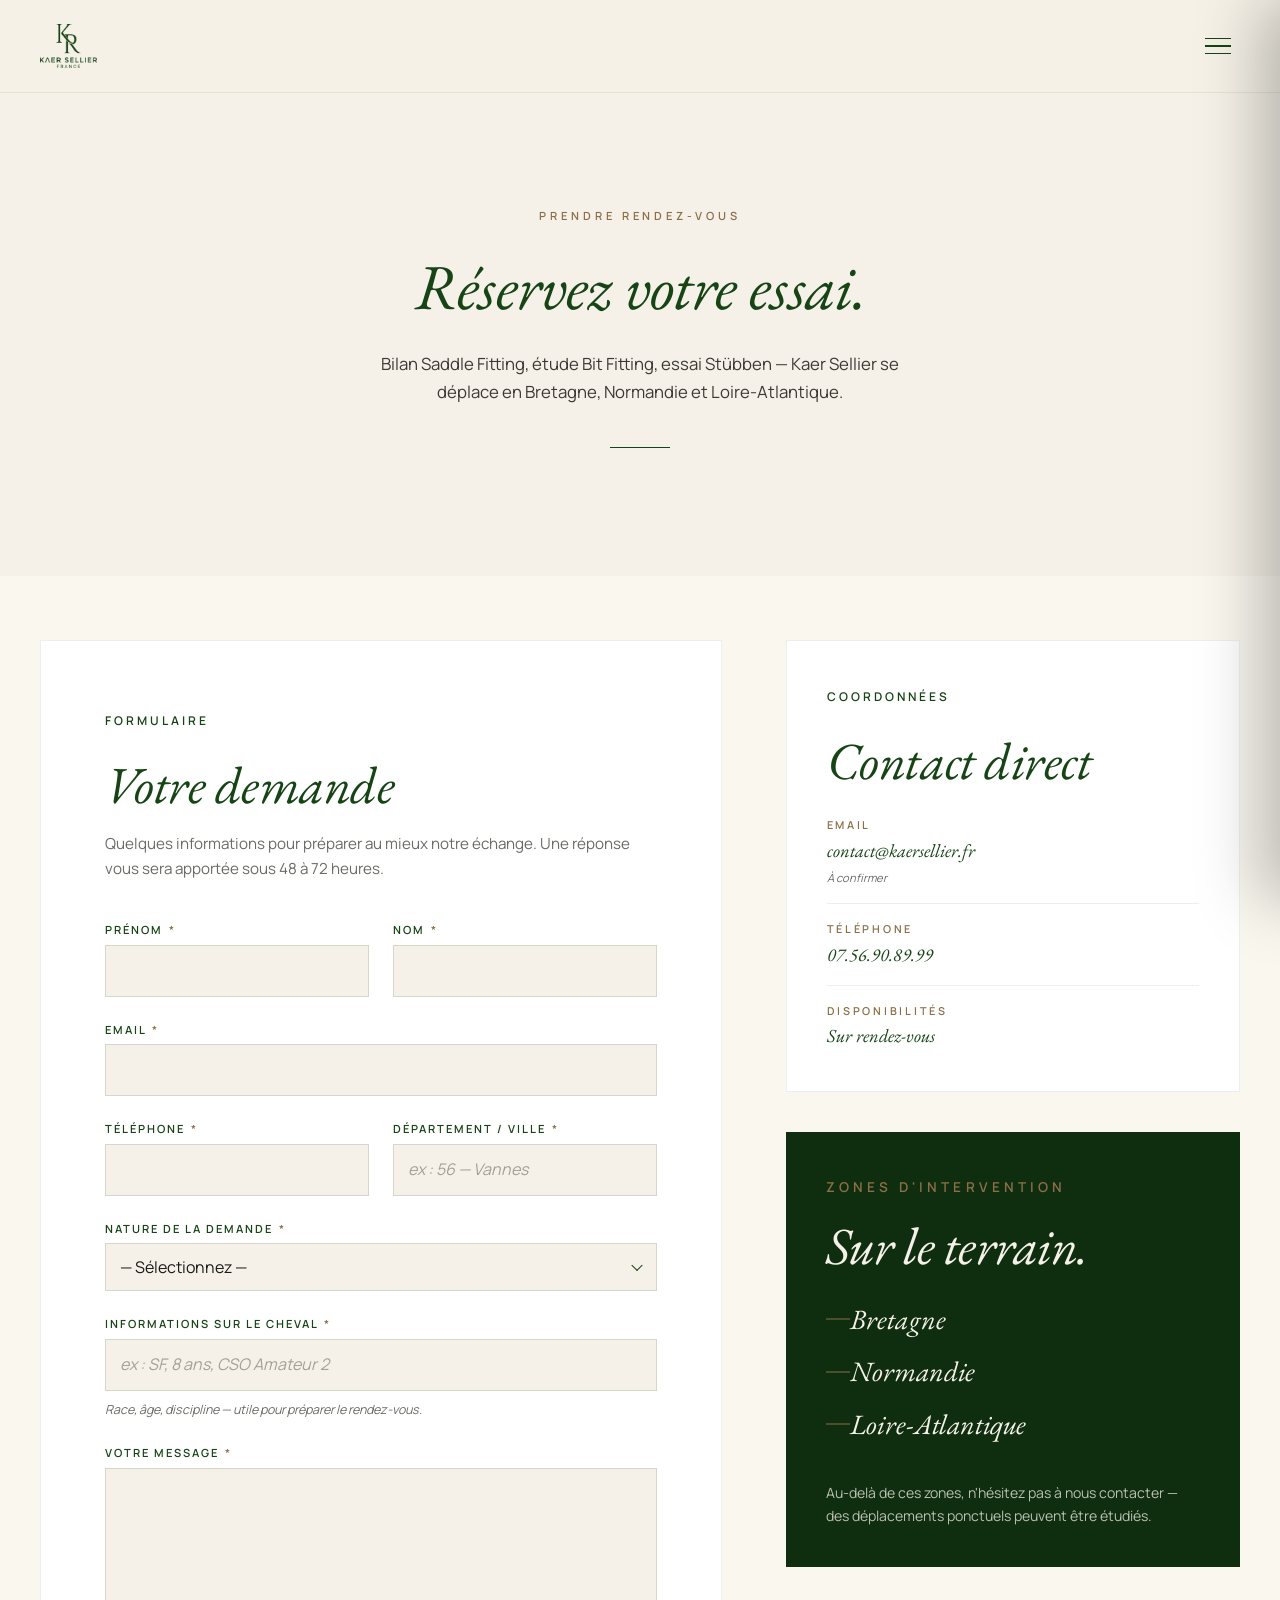
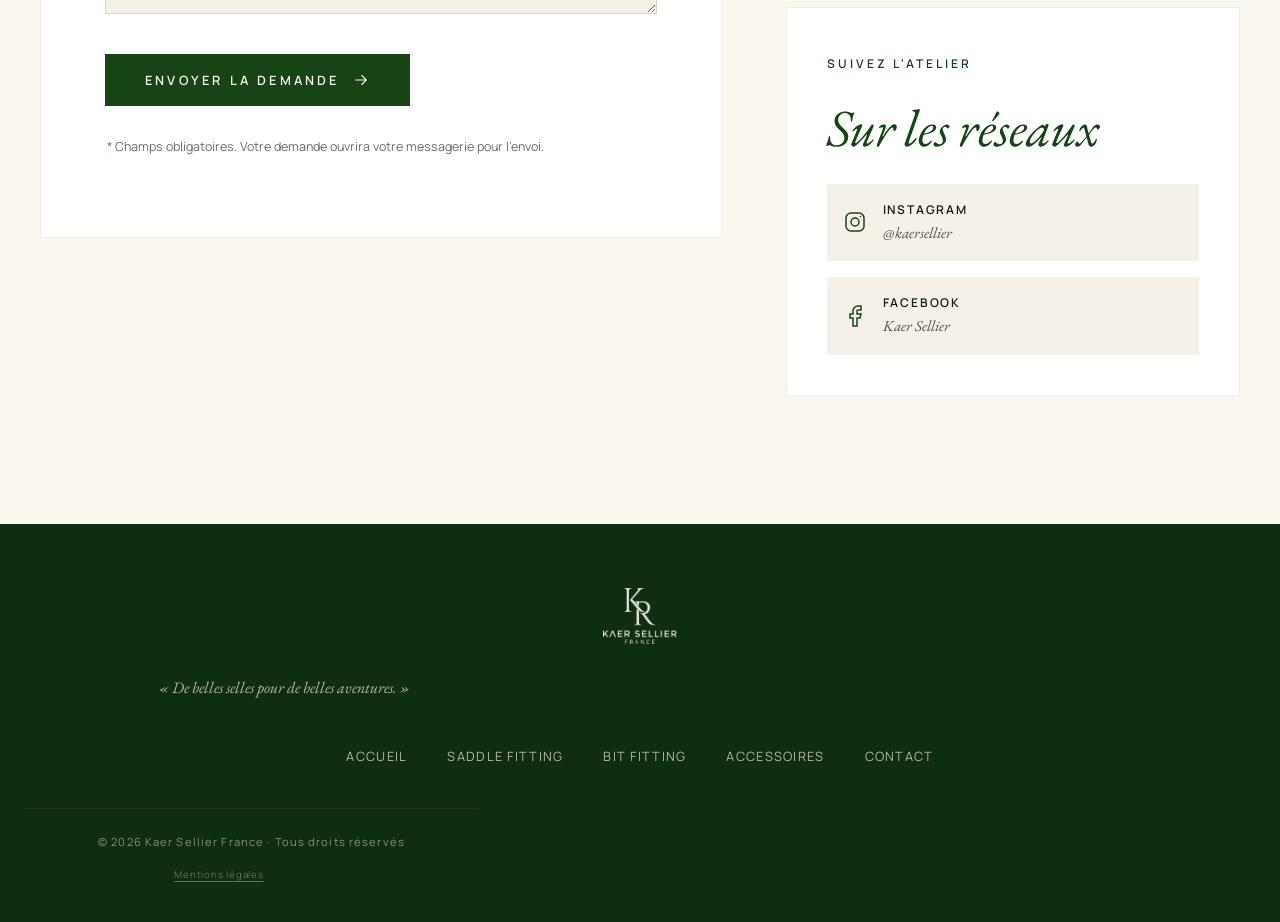
<file: contact.html>
<!DOCTYPE html>
<html lang="fr">
<head>
  <meta charset="UTF-8">
  <meta name="viewport" content="width=device-width, initial-scale=1.0, viewport-fit=cover">
  <meta name="description" content="Contact Kaer Sellier — Réservez votre essai Stübben, un bilan Saddle Fitting ou Bit Fitting. Déplacements en Bretagne, Normandie et Loire-Atlantique.">
  <meta name="theme-color" content="#164415">

  <title>Contact — Kaer Sellier</title>

  <link rel="icon" type="image/png" href="assets/logos/kr-vert.png">
  <link rel="apple-touch-icon" href="assets/logos/kr-vert.png">

  <link rel="preconnect" href="https://fonts.googleapis.com">
  <link rel="preconnect" href="https://fonts.gstatic.com" crossorigin>
  <link href="https://fonts.googleapis.com/css2?family=EB+Garamond:ital,wght@0,400;0,500;1,400;1,500&family=Manrope:wght@300;400;500;600;700&display=swap" rel="stylesheet">

  <link rel="stylesheet" href="css/style.css">
  <link rel="stylesheet" href="css/contact.css">

  <meta property="og:title" content="Contact — Kaer Sellier">
  <meta property="og:description" content="Réservez votre essai Stübben ou un bilan saddle fitting / bit fitting.">
  <meta property="og:type" content="website">
</head>

<body class="page-interne">

  <!-- ============================================
       HEADER + NAVIGATION
       ============================================ -->
  <header class="header header--interne" id="header">
    <div class="container">
      <div class="header__inner">
        <a href="index.html" class="header__logo" aria-label="Kaer Sellier — Accueil">
          <img src="assets/logos/kr-blanc.png" alt="Kaer Sellier" class="logo-blanc">
          <img src="assets/logos/kr-vert.png" alt="Kaer Sellier" class="logo-vert">
        </a>

        <button class="menu-toggle"
                aria-label="Ouvrir le menu"
                aria-expanded="false"
                aria-controls="navigation">
          <span class="menu-toggle__bar"></span>
          <span class="menu-toggle__bar"></span>
          <span class="menu-toggle__bar"></span>
        </button>
      </div>
    </div>
  </header>

  <div class="nav-overlay" aria-hidden="true"></div>

  <nav class="nav" id="navigation" aria-hidden="true" aria-label="Navigation principale">
    <div class="nav__header">
      <span class="nav__eyebrow">Kaer Sellier</span>
      <button class="nav__close" aria-label="Fermer le menu" type="button">
        <span class="nav__close-bar"></span>
        <span class="nav__close-bar"></span>
      </button>
    </div>
    <hr class="nav__filet">

    <ul class="nav__list">
      <li class="nav__item">
        <a href="index.html" class="nav__link">
          <span class="nav__link-numero">I</span> Accueil
        </a>
      </li>
      <li class="nav__item">
        <a href="saddle-fitting.html" class="nav__link">
          <span class="nav__link-numero">II</span> Saddle Fitting
        </a>
      </li>
      <li class="nav__item">
        <a href="bit-fitting.html" class="nav__link">
          <span class="nav__link-numero">III</span> Bit Fitting
        </a>
      </li>
      <li class="nav__item">
        <a href="accessoires.html" class="nav__link">
          <span class="nav__link-numero">IV</span> Accessoires
        </a>
      </li>
      <li class="nav__item">
        <a href="contact.html" class="nav__link" aria-current="page">
          <span class="nav__link-numero">V</span> Contact
        </a>
      </li>
    </ul>

    <div class="nav__footer">
      <p class="nav__devise">« De belles selles<br>pour de belles aventures. »</p>
    </div>
  </nav>

  <main>

    <!-- ============================================
         HERO COURT
         ============================================ -->
    <section class="page-hero">
      <div class="container">
        <span class="page-hero__eyebrow">Prendre rendez-vous</span>
        <h1 class="page-hero__title">Réservez votre essai.</h1>
        <p class="page-hero__subtitle">
          Bilan Saddle Fitting, étude Bit Fitting, essai Stübben — Kaer Sellier
          se déplace en Bretagne, Normandie et Loire-Atlantique.
        </p>
      </div>
    </section>

    <!-- ============================================
         BLOC PRINCIPAL — FORMULAIRE + COORDONNÉES
         ============================================ -->
    <section class="contact-main">
      <div class="container">
        <div class="contact-grid">

          <!-- Colonne gauche : formulaire -->
          <div class="contact-form-wrapper reveal">
            <span class="eyebrow">Formulaire</span>
            <h2 class="contact-form__title">Votre demande</h2>
            <p class="contact-form__intro">
              Quelques informations pour préparer au mieux notre échange.
              Une réponse vous sera apportée sous 48 à 72 heures.
            </p>

            <form id="contact-form" class="contact-form" novalidate>

              <div class="form-row">
                <div class="form-field">
                  <label for="prenom">Prénom <span class="required" aria-hidden="true">*</span></label>
                  <input type="text" id="prenom" name="prenom" required autocomplete="given-name">
                </div>
                <div class="form-field">
                  <label for="nom">Nom <span class="required" aria-hidden="true">*</span></label>
                  <input type="text" id="nom" name="nom" required autocomplete="family-name">
                </div>
              </div>

              <div class="form-field">
                <label for="email">Email <span class="required" aria-hidden="true">*</span></label>
                <input type="email" id="email" name="email" required autocomplete="email" inputmode="email">
              </div>

              <div class="form-row">
                <div class="form-field">
                  <label for="telephone">Téléphone <span class="required" aria-hidden="true">*</span></label>
                  <input type="tel" id="telephone" name="telephone" required autocomplete="tel" inputmode="tel">
                </div>
                <div class="form-field">
                  <label for="localisation">Département / Ville <span class="required" aria-hidden="true">*</span></label>
                  <input type="text" id="localisation" name="localisation" required placeholder="ex : 56 — Vannes">
                </div>
              </div>

              <div class="form-field">
                <label for="demande">Nature de la demande <span class="required" aria-hidden="true">*</span></label>
                <div class="select-wrapper">
                  <select id="demande" name="demande" required>
                    <option value="">— Sélectionnez —</option>
                    <option value="saddle-fitting">Bilan Saddle Fitting</option>
                    <option value="bit-fitting">Bilan Bit Fitting</option>
                    <option value="essai-stubben">Essai Stübben</option>
                    <option value="accessoires">Accessoires</option>
                    <option value="autre">Autre</option>
                  </select>
                </div>
              </div>

              <div class="form-field">
                <label for="cheval">Informations sur le cheval <span class="required" aria-hidden="true">*</span></label>
                <input type="text" id="cheval" name="cheval" required placeholder="ex : SF, 8 ans, CSO Amateur 2">
                <span class="form-help">Race, âge, discipline — utile pour préparer le rendez-vous.</span>
              </div>

              <div class="form-field">
                <label for="message">Votre message <span class="required" aria-hidden="true">*</span></label>
                <textarea id="message" name="message" rows="5" required></textarea>
              </div>

              <button type="submit" class="form-submit">
                <span>Envoyer la demande</span>
                <svg class="form-submit__arrow" viewBox="0 0 24 24" fill="none" stroke="currentColor" stroke-width="1.5">
                  <path d="M5 12h14M13 6l6 6-6 6" stroke-linecap="round" stroke-linejoin="round"/>
                </svg>
              </button>

              <p class="form-note">
                <span class="required" aria-hidden="true">*</span> Champs obligatoires.
                Votre demande ouvrira votre messagerie pour l'envoi.
              </p>

            </form>
          </div>

          <!-- Colonne droite : coordonnées + réseaux -->
          <aside class="contact-info">
            <div class="contact-info__carousel" role="region" aria-label="Informations de contact">

            <div class="info-block reveal">
              <span class="eyebrow">Coordonnées</span>
              <h2 class="info-block__title">Contact direct</h2>

              <ul class="info-list">
                <li class="info-item">
                  <span class="info-item__label">Email</span>
                  <a href="mailto:contact@kaersellier.fr" class="info-item__value">contact@kaersellier.fr</a>
                  <span class="info-item__note">À confirmer</span>
                </li>
                <li class="info-item">
                  <span class="info-item__label">Téléphone</span>
                  <a href="tel:+33756908999" class="info-item__value">07.56.90.89.99</a>
                </li>
                <li class="info-item">
                  <span class="info-item__label">Disponibilités</span>
                  <span class="info-item__value">Sur rendez-vous</span>
                </li>
              </ul>
            </div>

            <div class="info-block info-block--zone reveal">
              <span class="eyebrow eyebrow--zone">Zones d'intervention</span>
              <h2 class="info-block__title">Sur le terrain.</h2>
              <ul class="zone-list">
                <li>Bretagne</li>
                <li>Normandie</li>
                <li>Loire-Atlantique</li>
              </ul>
              <p class="info-block__note">
                Au-delà de ces zones, n'hésitez pas à nous contacter —
                des déplacements ponctuels peuvent être étudiés.
              </p>
            </div>

            <div class="info-block reveal">
              <span class="eyebrow">Suivez l'atelier</span>
              <h2 class="info-block__title">Sur les réseaux</h2>
              <ul class="social-list">
                <li>
                  <a href="https://www.instagram.com/kaersellier/" target="_blank" rel="noopener noreferrer" class="social-link">
                    <svg viewBox="0 0 24 24" fill="none" stroke="currentColor" stroke-width="1.5" aria-hidden="true">
                      <rect x="3" y="3" width="18" height="18" rx="5"/>
                      <circle cx="12" cy="12" r="4"/>
                      <circle cx="17.5" cy="6.5" r="0.8" fill="currentColor" stroke="none"/>
                    </svg>
                    <span>
                      <span class="social-link__name">Instagram</span>
                      <span class="social-link__handle">@kaersellier</span>
                    </span>
                  </a>
                </li>
                <li>
                  <a href="https://www.facebook.com/kaerstables/?locale=fr_FR" target="_blank" rel="noopener noreferrer" class="social-link">
                    <svg viewBox="0 0 24 24" fill="none" stroke="currentColor" stroke-width="1.5" aria-hidden="true">
                      <path d="M18 2h-3a5 5 0 0 0-5 5v3H7v4h3v8h4v-8h3l1-4h-4V7a1 1 0 0 1 1-1h3z"/>
                    </svg>
                    <span>
                      <span class="social-link__name">Facebook</span>
                      <span class="social-link__handle">Kaer Sellier</span>
                    </span>
                  </a>
                </li>
              </ul>
            </div>

            </div>

            <!-- Pagination du carrousel (mobile uniquement) -->
            <div class="carousel-dots" role="tablist" aria-label="Navigation du carrousel">
              <button type="button" class="carousel-dot is-active" data-slide="0" aria-label="Voir Coordonnées"></button>
              <button type="button" class="carousel-dot" data-slide="1" aria-label="Voir Zones d'intervention"></button>
              <button type="button" class="carousel-dot" data-slide="2" aria-label="Voir Réseaux sociaux"></button>
            </div>

          </aside>

        </div>
      </div>
    </section>

    <!-- ============================================
         MODAL DE CONFIRMATION (après submit)
         ============================================ -->
    <div class="modal" id="confirmation-modal" aria-hidden="true" role="dialog" aria-labelledby="modal-title">
      <div class="modal__backdrop"></div>
      <div class="modal__content">
        <button class="modal__close" aria-label="Fermer" type="button">
          <span class="nav__close-bar"></span>
          <span class="nav__close-bar"></span>
        </button>
        <span class="eyebrow">Confirmation</span>
        <h2 id="modal-title" class="modal__title">Votre messagerie s'est-elle ouverte&nbsp;?</h2>
        <p class="modal__text">
          Pour finaliser votre demande, validez l'envoi du mail
          pré-rempli dans votre application de messagerie. Si rien ne
          s'est ouvert, vous pouvez nous écrire directement à
          <a href="mailto:contact@kaersellier.fr" class="modal__mail">contact@kaersellier.fr</a>.
        </p>
        <button class="form-submit modal__close-cta" type="button">Compris</button>
      </div>
    </div>

  </main>

  <!-- ============================================
       FOOTER
       ============================================ -->
  <footer class="footer">
    <a href="index.html" class="footer__logo" aria-label="Retour à l'accueil">
      <img src="assets/logos/kr-blanc.png" alt="Kaer Sellier France">
    </a>
    <p class="footer__tagline">« De belles selles pour de belles aventures. »</p>

    <ul class="footer__links">
      <li><a href="index.html">Accueil</a></li>
      <li><a href="saddle-fitting.html">Saddle Fitting</a></li>
      <li><a href="bit-fitting.html">Bit Fitting</a></li>
      <li><a href="accessoires.html">Accessoires</a></li>
      <li><a href="contact.html">Contact</a></li>
    </ul>

    <p class="footer__copyright">
      © 2026 Kaer Sellier France · Tous droits réservés
    </p>
    <p class="footer__legal"><a href="mentions-legales.html">Mentions légales</a></p>
  </footer>

  <script src="js/main.js"></script>
  <script src="js/contact.js"></script>
</body>
</html>
</file>
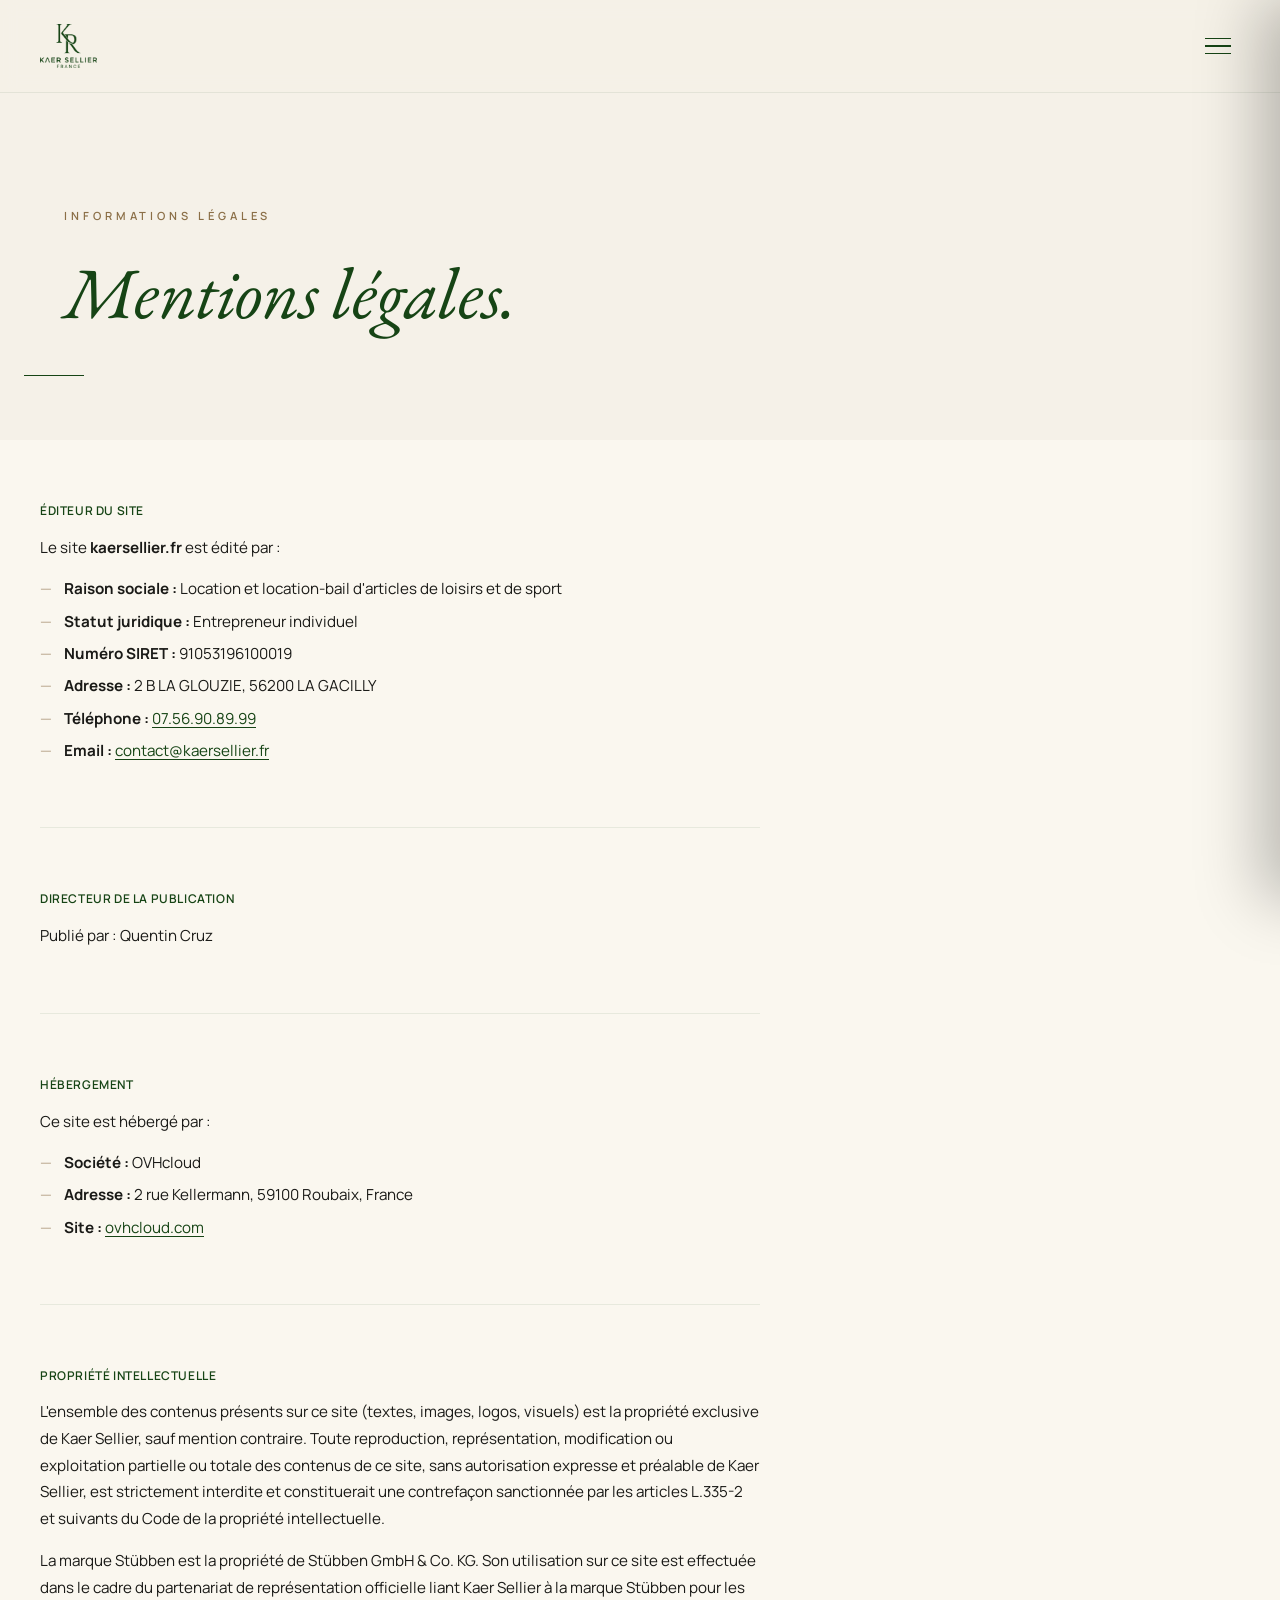
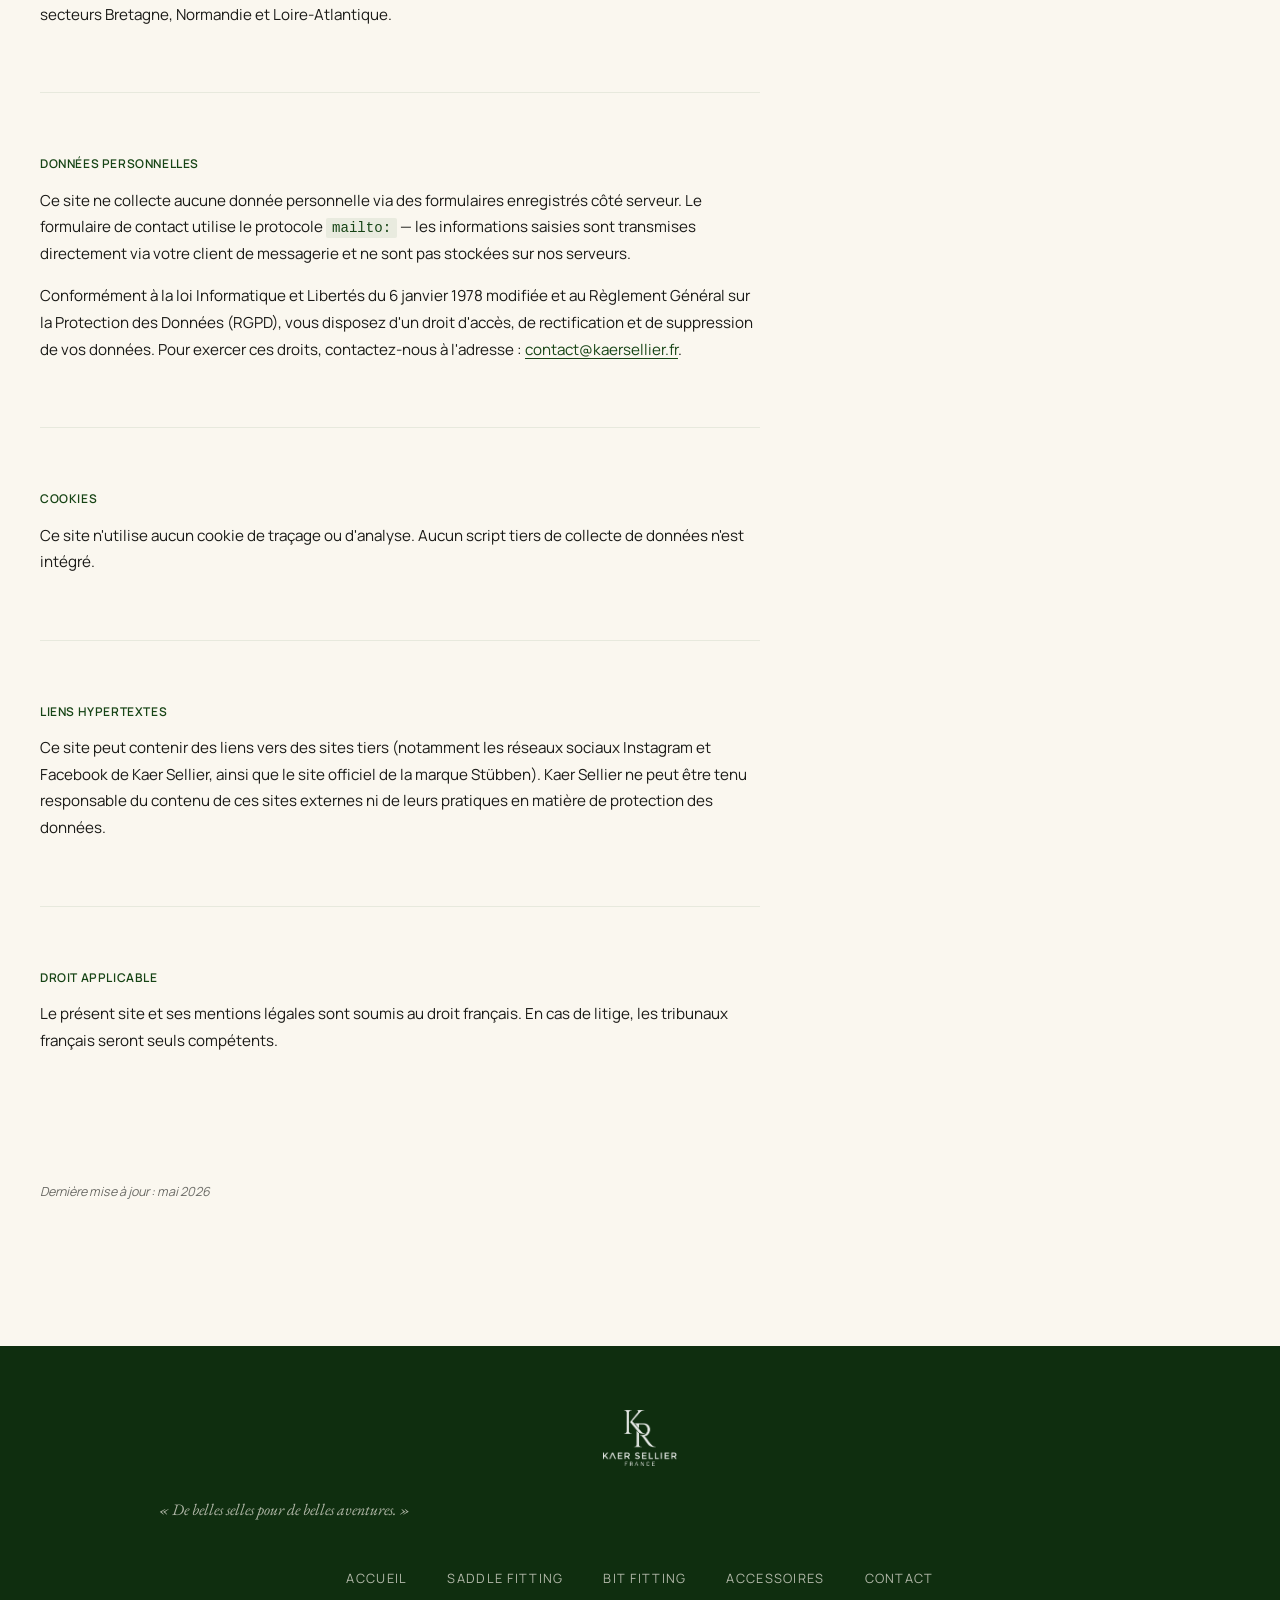
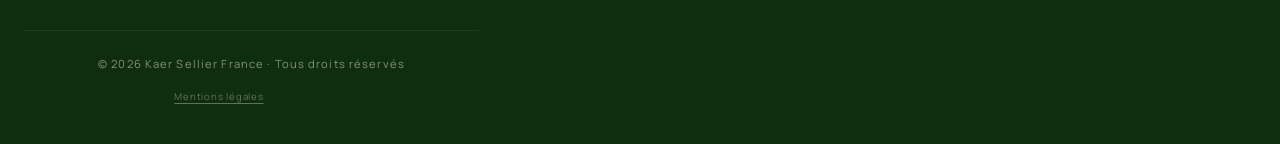
<file: mentions-legales.html>
<!DOCTYPE html>
<html lang="fr">
<head>
  <meta charset="UTF-8">
  <meta name="viewport" content="width=device-width, initial-scale=1.0, viewport-fit=cover">
  <meta name="description" content="Mentions légales — Kaer Sellier">
  <meta name="theme-color" content="#164415">
  <title>Mentions légales — Kaer Sellier</title>
  <link rel="icon" type="image/png" href="assets/logos/kr-vert.png">
  <link rel="apple-touch-icon" href="assets/logos/kr-vert.png">
  <link rel="preconnect" href="https://fonts.googleapis.com">
  <link rel="preconnect" href="https://fonts.gstatic.com" crossorigin>
  <link href="https://fonts.googleapis.com/css2?family=EB+Garamond:ital,wght@0,400;0,500;1,400;1,500&family=Manrope:wght@300;400;500;600;700&display=swap" rel="stylesheet">
  <link rel="stylesheet" href="css/style.css">
  <link rel="stylesheet" href="css/mentions-legales.css">
</head>

<body class="page-interne">

  <header class="header header--interne" id="header">
    <div class="container">
      <div class="header__inner">
        <a href="index.html" class="header__logo" aria-label="Kaer Sellier — Accueil">
          <img src="assets/logos/kr-blanc.png" alt="Kaer Sellier" class="logo-blanc">
          <img src="assets/logos/kr-vert.png" alt="Kaer Sellier" class="logo-vert">
        </a>
        <button class="menu-toggle" aria-label="Ouvrir le menu" aria-expanded="false" aria-controls="navigation">
          <span class="menu-toggle__bar"></span>
          <span class="menu-toggle__bar"></span>
          <span class="menu-toggle__bar"></span>
        </button>
      </div>
    </div>
  </header>

  <div class="nav-overlay" aria-hidden="true"></div>

  <nav class="nav" id="navigation" aria-hidden="true" aria-label="Navigation principale">
    <div class="nav__header">
      <span class="nav__eyebrow">Kaer Sellier</span>
      <button class="nav__close" aria-label="Fermer le menu" type="button">
        <span class="nav__close-bar"></span>
        <span class="nav__close-bar"></span>
      </button>
    </div>
    <hr class="nav__filet">
    <ul class="nav__list">
      <li class="nav__item"><a href="index.html" class="nav__link"><span class="nav__link-numero">I</span> Accueil</a></li>
      <li class="nav__item"><a href="saddle-fitting.html" class="nav__link"><span class="nav__link-numero">II</span> Saddle Fitting</a></li>
      <li class="nav__item"><a href="bit-fitting.html" class="nav__link"><span class="nav__link-numero">III</span> Bit Fitting</a></li>
      <li class="nav__item"><a href="accessoires.html" class="nav__link"><span class="nav__link-numero">IV</span> Accessoires</a></li>
      <li class="nav__item"><a href="contact.html" class="nav__link"><span class="nav__link-numero">V</span> Contact</a></li>
    </ul>
    <div class="nav__footer">
      <p class="nav__devise">« De belles selles<br>pour de belles aventures. »</p>
    </div>
  </nav>

  <main>

    <section class="ml-hero">
      <div class="container">
        <span class="page-hero__eyebrow">Informations légales</span>
        <h1 class="page-hero__title">Mentions légales.</h1>
      </div>
    </section>

    <section class="ml-content">
      <div class="container">
        <div class="ml-body">

          <article class="ml-block">
            <h2>Éditeur du site</h2>
            <p>Le site <strong>kaersellier.fr</strong> est édité par :</p>
            <ul>
              <li><strong>Raison sociale :</strong> Location et location-bail d'articles de loisirs et de sport</li>
              <li><strong>Statut juridique :</strong> Entrepreneur individuel</li>
              <li><strong>Numéro SIRET :</strong> 91053196100019</li>
              <li><strong>Adresse :</strong> 2 B LA GLOUZIE, 56200 LA GACILLY</li>
              <li><strong>Téléphone :</strong> <a href="tel:+33756908999">07.56.90.89.99</a></li>
              <li><strong>Email :</strong> <a href="mailto:contact@kaersellier.fr">contact@kaersellier.fr</a></li>
            </ul>
          </article>

          <article class="ml-block">
            <h2>Directeur de la publication</h2>
            <p>Publié par : Quentin Cruz</p>
          </article>

          <article class="ml-block">
            <h2>Hébergement</h2>
            <p>Ce site est hébergé par :</p>
            <ul>
              <li><strong>Société :</strong> OVHcloud</li>
              <li><strong>Adresse :</strong> 2 rue Kellermann, 59100 Roubaix, France</li>
              <li><strong>Site :</strong> <a href="https://www.ovhcloud.com" target="_blank" rel="noopener noreferrer">ovhcloud.com</a></li>
            </ul>
          </article>

          <article class="ml-block">
            <h2>Propriété intellectuelle</h2>
            <p>
              L'ensemble des contenus présents sur ce site (textes, images,
              logos, visuels) est la propriété exclusive de Kaer Sellier,
              sauf mention contraire. Toute reproduction, représentation,
              modification ou exploitation partielle ou totale des contenus
              de ce site, sans autorisation expresse et préalable de Kaer
              Sellier, est strictement interdite et constituerait une
              contrefaçon sanctionnée par les articles L.335-2 et suivants
              du Code de la propriété intellectuelle.
            </p>
            <p>
              La marque Stübben est la propriété de Stübben GmbH & Co. KG.
              Son utilisation sur ce site est effectuée dans le cadre du
              partenariat de représentation officielle liant Kaer Sellier
              à la marque Stübben pour les secteurs Bretagne, Normandie
              et Loire-Atlantique.
            </p>
          </article>

          <article class="ml-block">
            <h2>Données personnelles</h2>
            <p>
              Ce site ne collecte aucune donnée personnelle via des
              formulaires enregistrés côté serveur. Le formulaire de
              contact utilise le protocole <code>mailto:</code> — les
              informations saisies sont transmises directement via votre
              client de messagerie et ne sont pas stockées sur nos serveurs.
            </p>
            <p>
              Conformément à la loi Informatique et Libertés du 6 janvier 1978
              modifiée et au Règlement Général sur la Protection des Données
              (RGPD), vous disposez d'un droit d'accès, de rectification et
              de suppression de vos données. Pour exercer ces droits,
              contactez-nous à l'adresse :
              <a href="mailto:contact@kaersellier.fr">contact@kaersellier.fr</a>.
            </p>
          </article>

          <article class="ml-block">
            <h2>Cookies</h2>
            <p>
              Ce site n'utilise aucun cookie de traçage ou d'analyse.
              Aucun script tiers de collecte de données n'est intégré.
            </p>
          </article>

          <article class="ml-block">
            <h2>Liens hypertextes</h2>
            <p>
              Ce site peut contenir des liens vers des sites tiers
              (notamment les réseaux sociaux Instagram et Facebook de
              Kaer Sellier, ainsi que le site officiel de la marque Stübben).
              Kaer Sellier ne peut être tenu responsable du contenu de
              ces sites externes ni de leurs pratiques en matière de
              protection des données.
            </p>
          </article>

          <article class="ml-block">
            <h2>Droit applicable</h2>
            <p>
              Le présent site et ses mentions légales sont soumis au
              droit français. En cas de litige, les tribunaux français
              seront seuls compétents.
            </p>
          </article>

          <p class="ml-date">Dernière mise à jour : mai 2026</p>

        </div>
      </div>
    </section>

  </main>

  <footer class="footer">
    <a href="index.html" class="footer__logo" aria-label="Retour à l'accueil">
      <img src="assets/logos/kr-blanc.png" alt="Kaer Sellier France">
    </a>
    <p class="footer__tagline">« De belles selles pour de belles aventures. »</p>
    <ul class="footer__links">
      <li><a href="index.html">Accueil</a></li>
      <li><a href="saddle-fitting.html">Saddle Fitting</a></li>
      <li><a href="bit-fitting.html">Bit Fitting</a></li>
      <li><a href="accessoires.html">Accessoires</a></li>
      <li><a href="contact.html">Contact</a></li>
    </ul>
    <p class="footer__copyright">© 2026 Kaer Sellier France · Tous droits réservés</p>
    <p class="footer__legal"><a href="mentions-legales.html">Mentions légales</a></p>
  </footer>

  <script src="js/main.js"></script>
</body>
</html>
</file>
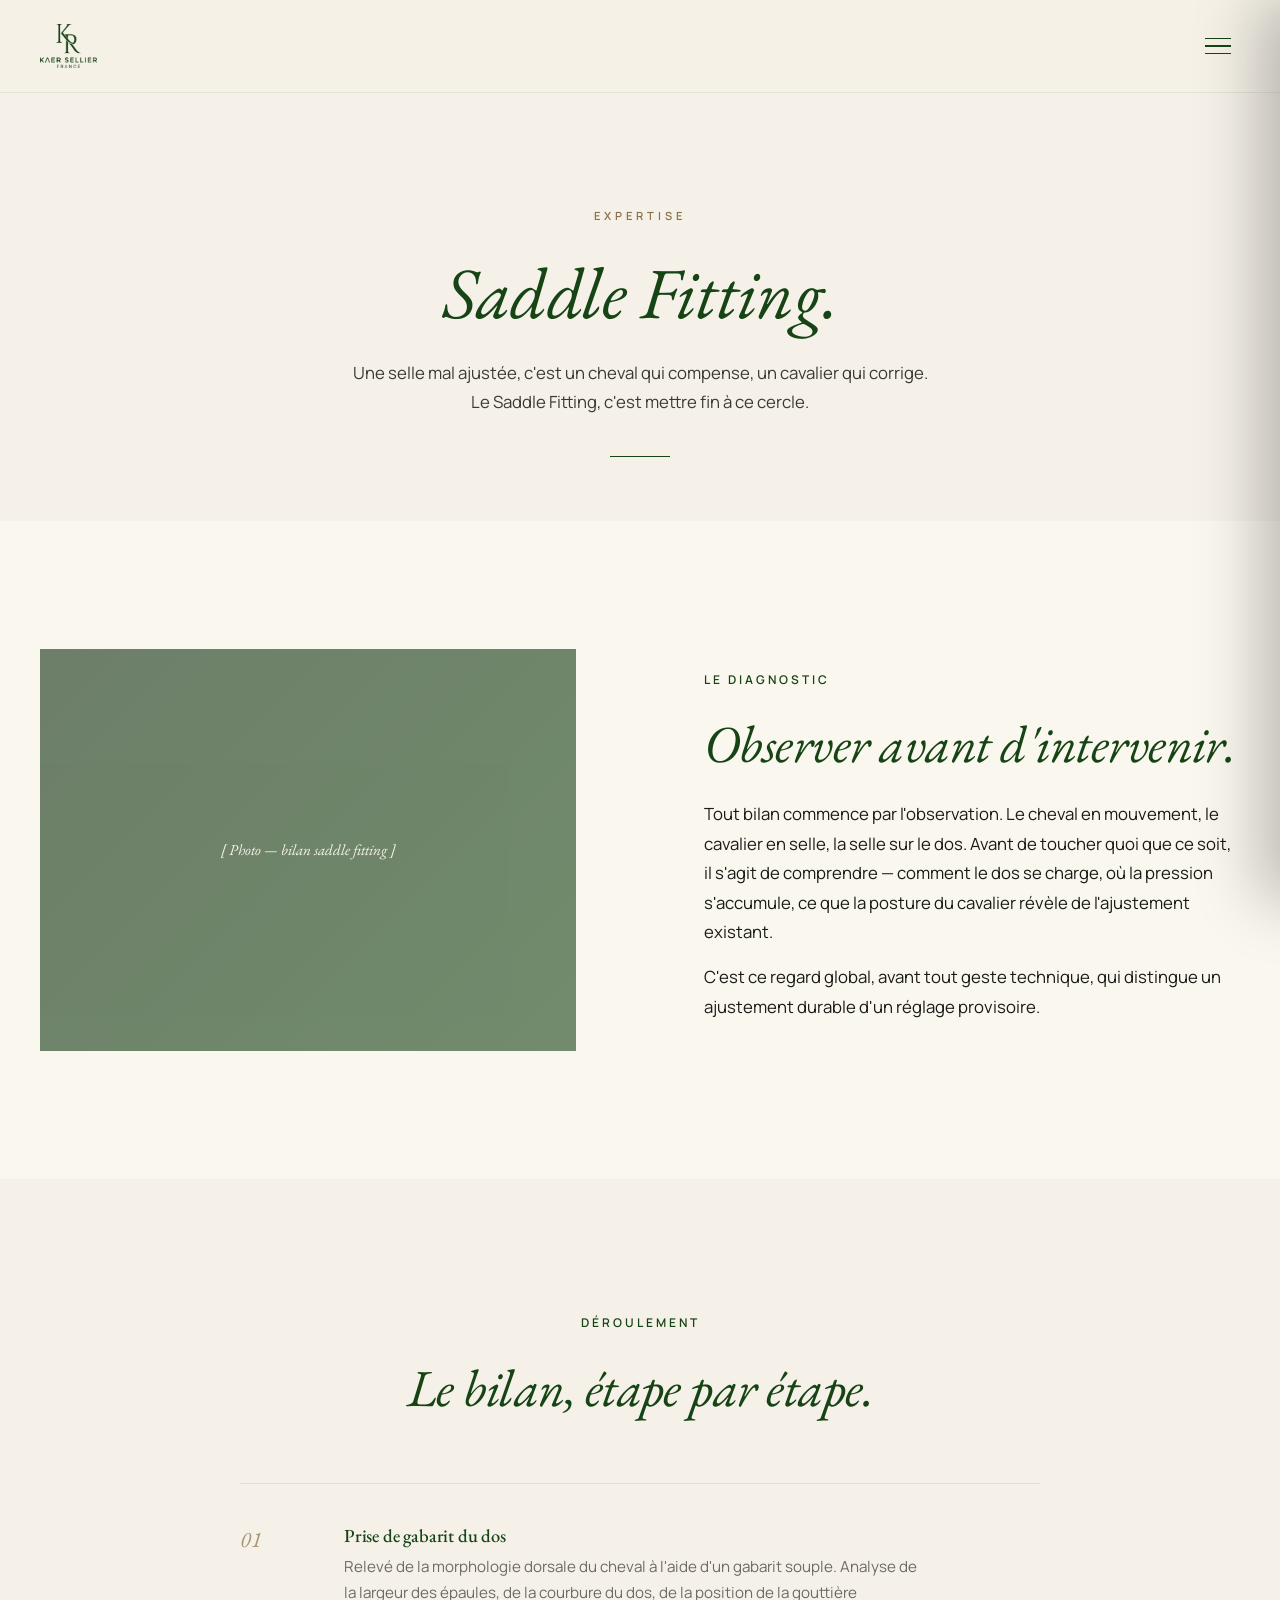
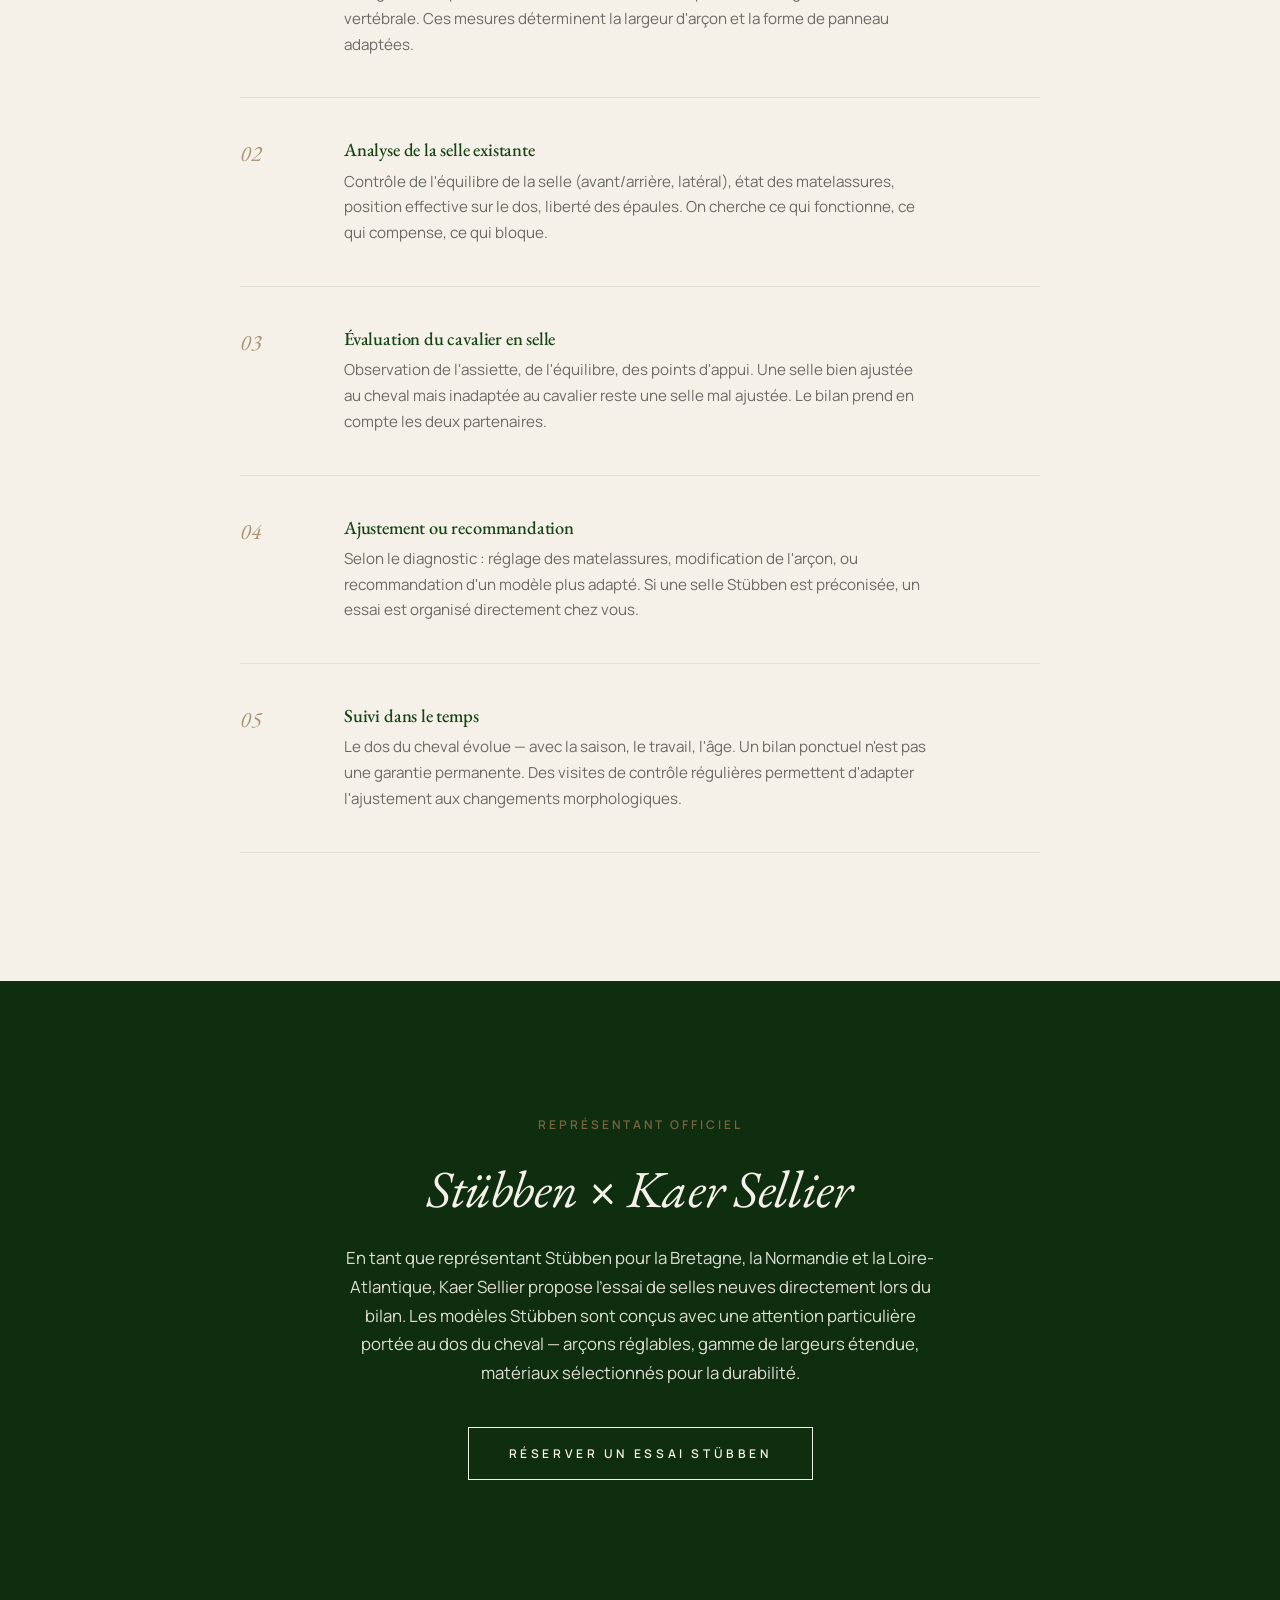
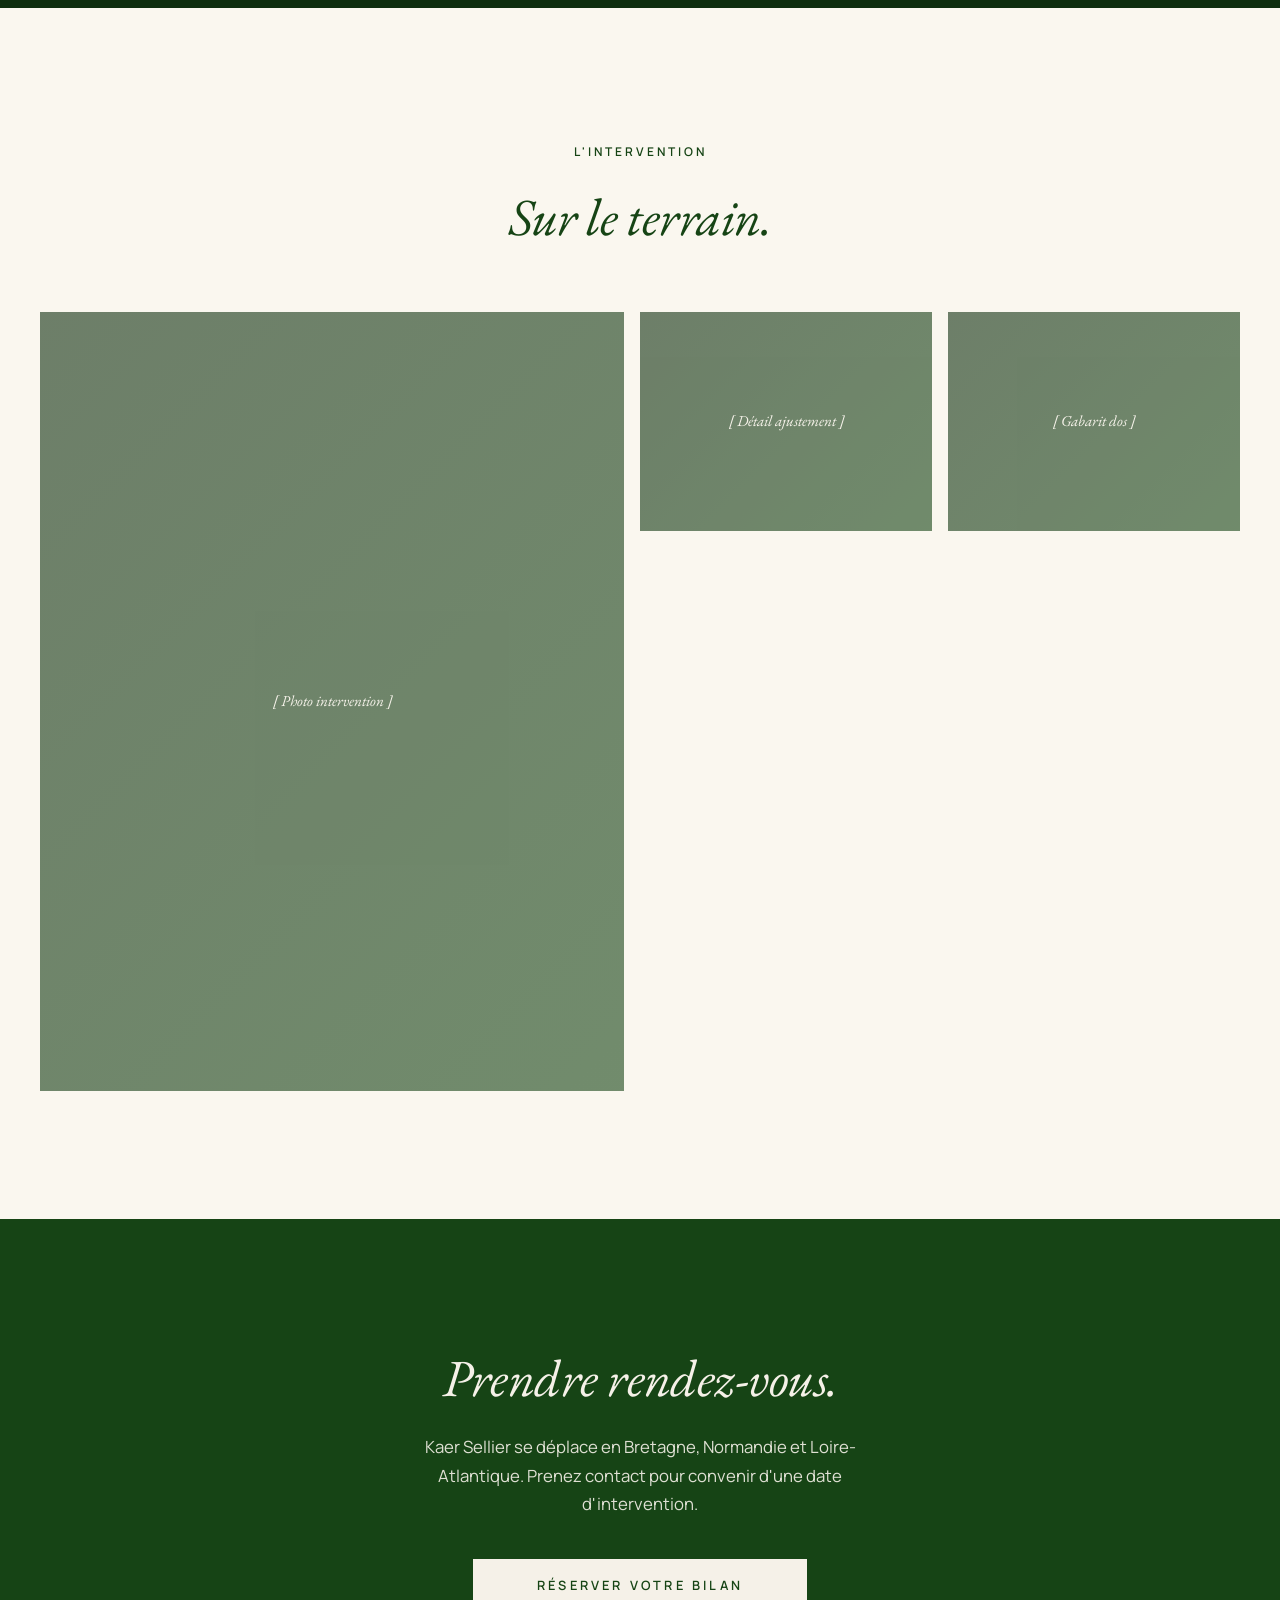
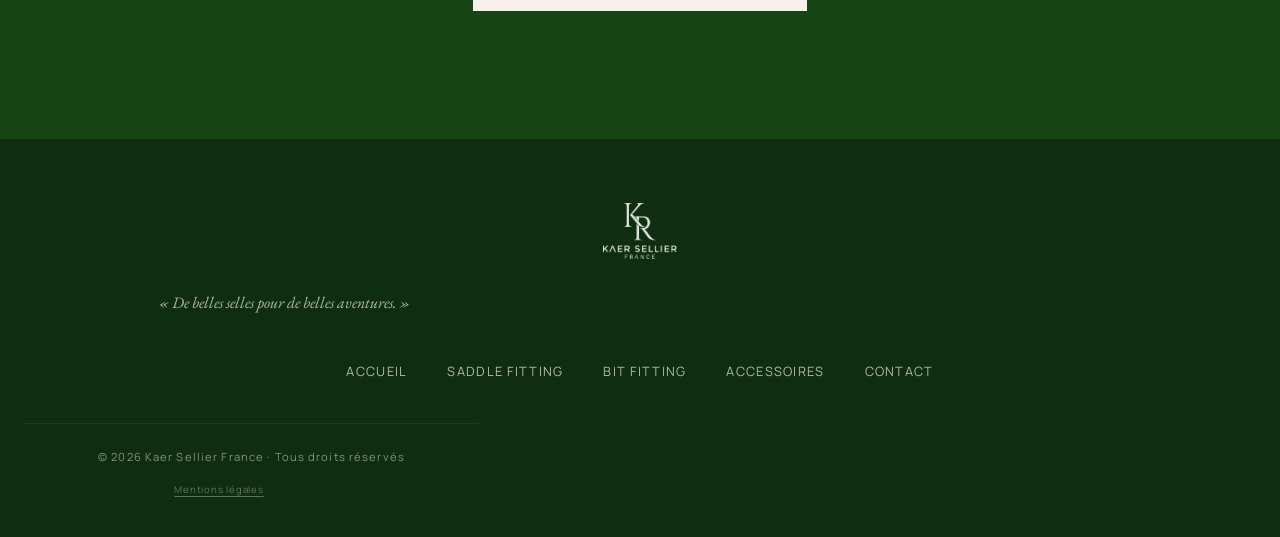
<file: saddle-fitting.html>
<!DOCTYPE html>
<html lang="fr">
<head>
  <meta charset="UTF-8">
  <meta name="viewport" content="width=device-width, initial-scale=1.0, viewport-fit=cover">
  <meta name="description" content="Kaer Sellier — Saddle Fitting en Bretagne, Normandie et Loire-Atlantique. Bilan complet du couple cheval-cavalier, ajustement et suivi de selle. Représentant Stübben.">
  <meta name="theme-color" content="#164415">
  <title>Saddle Fitting — Kaer Sellier</title>
  <link rel="icon" type="image/png" href="assets/logos/kr-vert.png">
  <link rel="apple-touch-icon" href="assets/logos/kr-vert.png">
  <link rel="preconnect" href="https://fonts.googleapis.com">
  <link rel="preconnect" href="https://fonts.gstatic.com" crossorigin>
  <link href="https://fonts.googleapis.com/css2?family=EB+Garamond:ital,wght@0,400;0,500;1,400;1,500&family=Manrope:wght@300;400;500;600;700&display=swap" rel="stylesheet">
  <link rel="stylesheet" href="css/style.css">
  <link rel="stylesheet" href="css/page-metier.css">
  <meta property="og:title" content="Saddle Fitting — Kaer Sellier">
  <meta property="og:description" content="Bilan complet du couple cheval-cavalier. Déplacements en Bretagne, Normandie et Loire-Atlantique.">
  <meta property="og:type" content="website">
</head>

<body class="page-interne">

  <header class="header header--interne" id="header">
    <div class="container">
      <div class="header__inner">
        <a href="index.html" class="header__logo" aria-label="Kaer Sellier — Accueil">
          <img src="assets/logos/kr-blanc.png" alt="Kaer Sellier" class="logo-blanc">
          <img src="assets/logos/kr-vert.png" alt="Kaer Sellier" class="logo-vert">
        </a>
        <button class="menu-toggle" aria-label="Ouvrir le menu" aria-expanded="false" aria-controls="navigation">
          <span class="menu-toggle__bar"></span>
          <span class="menu-toggle__bar"></span>
          <span class="menu-toggle__bar"></span>
        </button>
      </div>
    </div>
  </header>

  <div class="nav-overlay" aria-hidden="true"></div>

  <nav class="nav" id="navigation" aria-hidden="true" aria-label="Navigation principale">
    <div class="nav__header">
      <span class="nav__eyebrow">Kaer Sellier</span>
      <button class="nav__close" aria-label="Fermer le menu" type="button">
        <span class="nav__close-bar"></span>
        <span class="nav__close-bar"></span>
      </button>
    </div>
    <hr class="nav__filet">
    <ul class="nav__list">
      <li class="nav__item"><a href="index.html" class="nav__link"><span class="nav__link-numero">I</span> Accueil</a></li>
      <li class="nav__item"><a href="saddle-fitting.html" class="nav__link" aria-current="page"><span class="nav__link-numero">II</span> Saddle Fitting</a></li>
      <li class="nav__item"><a href="bit-fitting.html" class="nav__link"><span class="nav__link-numero">III</span> Bit Fitting</a></li>
      <li class="nav__item"><a href="accessoires.html" class="nav__link"><span class="nav__link-numero">IV</span> Accessoires</a></li>
      <li class="nav__item"><a href="contact.html" class="nav__link"><span class="nav__link-numero">V</span> Contact</a></li>
    </ul>
    <div class="nav__footer">
      <p class="nav__devise">« De belles selles<br>pour de belles aventures. »</p>
    </div>
  </nav>

  <main>

    <!-- HERO PAGE -->
    <section class="page-hero">
      <div class="container">
        <span class="page-hero__eyebrow">Expertise</span>
        <h1 class="page-hero__title">Saddle Fitting.</h1>
        <p class="page-hero__subtitle">
          Une selle mal ajustée, c'est un cheval qui compense, un cavalier qui corrige.
          Le Saddle Fitting, c'est mettre fin à ce cercle.
        </p>
      </div>
    </section>

    <!-- INTRODUCTION -->
    <section class="metier-intro reveal">
      <div class="container">
        <div class="metier-intro__grid">
          <div class="metier-intro__visuel">
            <div class="metier-placeholder">[ Photo — bilan saddle fitting ]</div>
          </div>
          <div class="metier-intro__texte">
            <span class="eyebrow">Le diagnostic</span>
            <h2>Observer avant d'intervenir.</h2>
            <p>
              Tout bilan commence par l'observation. Le cheval en mouvement,
              le cavalier en selle, la selle sur le dos. Avant de toucher
              quoi que ce soit, il s'agit de comprendre — comment le dos
              se charge, où la pression s'accumule, ce que la posture
              du cavalier révèle de l'ajustement existant.
            </p>
            <p>
              C'est ce regard global, avant tout geste technique, qui
              distingue un ajustement durable d'un réglage provisoire.
            </p>
          </div>
        </div>
      </div>
    </section>

    <!-- ÉTAPES DU BILAN -->
    <section class="metier-etapes">
      <div class="container">
        <div class="metier-etapes__intro reveal">
          <span class="eyebrow">Déroulement</span>
          <h2>Le bilan, étape par étape.</h2>
        </div>

        <ol class="etapes-list">
          <li class="etape reveal">
            <span class="etape__numero">01</span>
            <div class="etape__contenu">
              <h3>Prise de gabarit du dos</h3>
              <p>
                Relevé de la morphologie dorsale du cheval à l'aide d'un
                gabarit souple. Analyse de la largeur des épaules, de la
                courbure du dos, de la position de la gouttière vertébrale.
                Ces mesures déterminent la largeur d'arçon et la forme
                de panneau adaptées.
              </p>
            </div>
          </li>

          <li class="etape reveal">
            <span class="etape__numero">02</span>
            <div class="etape__contenu">
              <h3>Analyse de la selle existante</h3>
              <p>
                Contrôle de l'équilibre de la selle (avant/arrière, latéral),
                état des matelassures, position effective sur le dos,
                liberté des épaules. On cherche ce qui fonctionne,
                ce qui compense, ce qui bloque.
              </p>
            </div>
          </li>

          <li class="etape reveal">
            <span class="etape__numero">03</span>
            <div class="etape__contenu">
              <h3>Évaluation du cavalier en selle</h3>
              <p>
                Observation de l'assiette, de l'équilibre, des points
                d'appui. Une selle bien ajustée au cheval mais inadaptée
                au cavalier reste une selle mal ajustée. Le bilan prend
                en compte les deux partenaires.
              </p>
            </div>
          </li>

          <li class="etape reveal">
            <span class="etape__numero">04</span>
            <div class="etape__contenu">
              <h3>Ajustement ou recommandation</h3>
              <p>
                Selon le diagnostic : réglage des matelassures, modification
                de l'arçon, ou recommandation d'un modèle plus adapté.
                Si une selle Stübben est préconisée, un essai est organisé
                directement chez vous.
              </p>
            </div>
          </li>

          <li class="etape reveal">
            <span class="etape__numero">05</span>
            <div class="etape__contenu">
              <h3>Suivi dans le temps</h3>
              <p>
                Le dos du cheval évolue — avec la saison, le travail,
                l'âge. Un bilan ponctuel n'est pas une garantie permanente.
                Des visites de contrôle régulières permettent d'adapter
                l'ajustement aux changements morphologiques.
              </p>
            </div>
          </li>
        </ol>
      </div>
    </section>

    <!-- STÜBBEN -->
    <section class="metier-stubben reveal">
      <div class="container">
        <div class="metier-stubben__inner">
          <span class="eyebrow eyebrow--clair">Représentant officiel</span>
          <h2>Stübben × Kaer Sellier</h2>
          <p>
            En tant que représentant Stübben pour la Bretagne, la Normandie
            et la Loire-Atlantique, Kaer Sellier propose l'essai de selles
            neuves directement lors du bilan. Les modèles Stübben sont
            conçus avec une attention particulière portée au dos du cheval —
            arçons réglables, gamme de largeurs étendue, matériaux
            sélectionnés pour la durabilité.
          </p>
          <a href="contact.html" class="metier-stubben__cta">Réserver un essai Stübben</a>
        </div>
      </div>
    </section>

    <!-- GALERIE PLACEHOLDER -->
    <section class="metier-galerie">
      <div class="container">
        <div class="metier-galerie__intro reveal">
          <span class="eyebrow">L'intervention</span>
          <h2>Sur le terrain.</h2>
        </div>
        <div class="metier-galerie__grid reveal">
          <div class="metier-placeholder metier-placeholder--tall">[ Photo intervention ]</div>
          <div class="metier-placeholder">[ Détail ajustement ]</div>
          <div class="metier-placeholder">[ Gabarit dos ]</div>
        </div>
      </div>
    </section>

    <!-- CTA FINAL -->
    <section class="metier-cta reveal">
      <div class="container">
        <h2 class="metier-cta__title">Prendre rendez-vous.</h2>
        <p class="metier-cta__text">
          Kaer Sellier se déplace en Bretagne, Normandie et Loire-Atlantique.
          Prenez contact pour convenir d'une date d'intervention.
        </p>
        <a href="contact.html" class="metier-cta__btn">Réserver votre bilan</a>
      </div>
    </section>

  </main>

  <footer class="footer">
    <a href="index.html" class="footer__logo" aria-label="Retour à l'accueil">
      <img src="assets/logos/kr-blanc.png" alt="Kaer Sellier France">
    </a>
    <p class="footer__tagline">« De belles selles pour de belles aventures. »</p>
    <ul class="footer__links">
      <li><a href="index.html">Accueil</a></li>
      <li><a href="saddle-fitting.html">Saddle Fitting</a></li>
      <li><a href="bit-fitting.html">Bit Fitting</a></li>
      <li><a href="accessoires.html">Accessoires</a></li>
      <li><a href="contact.html">Contact</a></li>
    </ul>
    <p class="footer__copyright">© 2026 Kaer Sellier France · Tous droits réservés</p>
    <p class="footer__legal"><a href="mentions-legales.html">Mentions légales</a></p>
  </footer>

  <script src="js/main.js"></script>
</body>
</html>
</file>
<file: css/style.css>
/* ============================================
   KAER SELLIER — Site vitrine
   Approche mobile-first, statique, vanilla
   ============================================ */

/* --- Reset minimal --- */
*, *::before, *::after {
  box-sizing: border-box;
  margin: 0;
  padding: 0;
}

html {
  scroll-behavior: smooth;
  -webkit-text-size-adjust: 100%;
}

img, picture, svg {
  display: block;
  max-width: 100%;
  height: auto;
}

button, input, textarea {
  font: inherit;
  color: inherit;
}

a {
  color: inherit;
  text-decoration: none;
}

/* --- Variables CSS --- */
:root {
  /* Palette */
  --vert-sapin: #164415;
  --vert-fonce: #0F2E0F;
  --vert-clair: #2A5A2A;
  --creme: #F5F1E8;
  --creme-clair: #FAF7EF;
  --anthracite: #1A1A17;
  --gris: #6B6B66;
  --cuir: #8B6F47;
  --blanc: #FFFFFF;

  /* Typographies */
  --font-serif: 'EB Garamond', 'Cormorant Garamond', Georgia, serif;
  --font-sans: 'Manrope', -apple-system, BlinkMacSystemFont, sans-serif;

  /* Espacements */
  --space-xs: 0.5rem;
  --space-sm: 1rem;
  --space-md: 1.5rem;
  --space-lg: 2.5rem;
  --space-xl: 4rem;
  --space-2xl: 6rem;

  /* Largeurs */
  --max-width: 1280px;
  --max-content: 720px;
}

/* --- Base typographique --- */
body {
  font-family: var(--font-sans);
  font-size: 16px;
  line-height: 1.6;
  color: var(--anthracite);
  background-color: var(--creme);
  font-weight: 400;
  -webkit-font-smoothing: antialiased;
  -moz-osx-font-smoothing: grayscale;
}

h1, h2, h3, h4 {
  font-family: var(--font-serif);
  font-weight: 500;
  line-height: 1.2;
  color: var(--vert-sapin);
  letter-spacing: -0.01em;
}

h1 {
  font-size: clamp(2.5rem, 8vw, 4.5rem);
  font-weight: 400;
}

h2 {
  font-size: clamp(2rem, 6vw, 3.25rem);
  font-weight: 400;
}

h3 {
  font-size: clamp(1.4rem, 4vw, 1.9rem);
}

p {
  margin-bottom: var(--space-sm);
  max-width: 65ch;
}

/* --- Utilitaires --- */
.container {
  width: 100%;
  max-width: var(--max-width);
  margin: 0 auto;
  padding: 0 var(--space-md);
}

.section {
  padding: var(--space-xl) 0;
}

.section-content {
  max-width: var(--max-content);
  margin: 0 auto;
}

.eyebrow {
  font-family: var(--font-sans);
  font-size: 0.75rem;
  font-weight: 600;
  letter-spacing: 0.25em;
  text-transform: uppercase;
  color: var(--vert-sapin);
  margin-bottom: var(--space-md);
  display: inline-block;
}

.numero {
  font-family: var(--font-serif);
  font-size: 0.95rem;
  font-style: italic;
  color: var(--cuir);
  margin-bottom: var(--space-xs);
  display: block;
}

.filet {
  width: 60px;
  height: 1px;
  background-color: var(--vert-sapin);
  margin: var(--space-md) 0;
  border: none;
}

.filet--center {
  margin-left: auto;
  margin-right: auto;
}

/* ============================================
   HEADER / NAVIGATION
   ============================================ */
.header {
  position: fixed;
  top: 0;
  left: 0;
  right: 0;
  z-index: 100;
  padding: var(--space-sm) 0;
  transition: background-color 0.3s ease, padding 0.3s ease;
}

.header--scrolled {
  background-color: rgba(245, 241, 232, 0.96);
  backdrop-filter: blur(8px);
  -webkit-backdrop-filter: blur(8px);
  border-bottom: 1px solid rgba(22, 68, 21, 0.08);
}

.header__inner {
  display: flex;
  align-items: center;
  justify-content: space-between;
}

.header__logo {
  display: inline-flex;
  align-items: center;
  cursor: pointer;
  transition: opacity 0.25s ease;
}

.header__logo:hover,
.header__logo:focus-visible {
  opacity: 0.75;
}

.header__logo img {
  height: 44px;
  width: auto;
  transition: opacity 0.3s ease;
}

.header__logo .logo-blanc {
  display: block;
}

.header__logo .logo-vert {
  display: none;
}

.header--scrolled .logo-blanc {
  display: none;
}

.header--scrolled .logo-vert {
  display: block;
}

/* Pages internes : on a directement le logo vert visible (header opaque dès le départ) */
.header--interne .logo-blanc {
  display: none;
}

.header--interne .logo-vert {
  display: block;
}

/* Menu burger */
.menu-toggle {
  background: none;
  border: none;
  padding: var(--space-xs);
  cursor: pointer;
  width: 44px;
  height: 44px;
  display: flex;
  flex-direction: column;
  justify-content: center;
  align-items: center;
  gap: 6px;
  z-index: 101;
}

.menu-toggle__bar {
  width: 26px;
  height: 1.5px;
  background-color: var(--blanc);
  transition: all 0.3s ease;
}

.header--scrolled .menu-toggle__bar {
  background-color: var(--vert-sapin);
}

/* ============================================
   MENU DRAWER LATÉRAL DROIT
   ============================================ */

/* Overlay sombre qui apparaît derrière le drawer */
.nav-overlay {
  position: fixed;
  inset: 0;
  background-color: rgba(15, 46, 15, 0.5);
  opacity: 0;
  pointer-events: none;
  transition: opacity 0.4s cubic-bezier(0.22, 1, 0.36, 1);
  z-index: 105; /* au-dessus du header, en-dessous du drawer */
  backdrop-filter: blur(2px);
  -webkit-backdrop-filter: blur(2px);
}

.nav-overlay[aria-hidden="false"] {
  opacity: 1;
  pointer-events: auto;
}

/* Le drawer */
.nav {
  position: fixed;
  top: 0;
  right: 0;
  bottom: 0;
  width: 80%;
  max-width: 380px;
  background-color: var(--vert-fonce);
  display: flex;
  flex-direction: column;
  transform: translateX(100%);
  transition: transform 0.45s cubic-bezier(0.22, 1, 0.36, 1);
  z-index: 110; /* au-dessus du header (100) et du burger (101) */
  box-shadow: -20px 0 60px rgba(0, 0, 0, 0.25);
  overflow-y: auto;
  -webkit-overflow-scrolling: touch;
}

.nav[aria-hidden="false"] {
  transform: translateX(0);
}

/* Header interne du drawer (eyebrow + croix de fermeture, alignés) */
.nav__header {
  padding: var(--space-lg) var(--space-lg) 0;
  display: flex;
  align-items: center;
  justify-content: space-between;
  gap: var(--space-md);
}

.nav__eyebrow {
  font-family: var(--font-sans);
  font-size: 0.65rem;
  font-weight: 600;
  letter-spacing: 0.35em;
  text-transform: uppercase;
  color: var(--creme);
  opacity: 0.5;
}

/* Bouton de fermeture dédié au drawer */
.nav__close {
  position: relative;
  width: 44px;
  height: 44px;
  background: none;
  border: none;
  padding: 0;
  margin: -6px -6px -6px 0; /* compense le 44px pour garder l'alignement visuel sur 32px */
  cursor: pointer;
  flex-shrink: 0;
  display: flex;
  align-items: center;
  justify-content: center;
  transition: opacity 0.25s ease, transform 0.25s ease;
  opacity: 0.7;
  z-index: 102; /* au-dessus de .menu-toggle même masqué */
}

.nav__close:hover,
.nav__close:focus-visible {
  opacity: 1;
  transform: rotate(90deg);
}

.nav__close-bar {
  position: absolute;
  width: 22px;
  height: 1.5px;
  background-color: var(--creme);
  border-radius: 1px;
}

.nav__close-bar:nth-child(1) {
  transform: rotate(45deg);
}

.nav__close-bar:nth-child(2) {
  transform: rotate(-45deg);
}

.nav__filet {
  width: 40px;
  height: 1px;
  background-color: var(--creme);
  opacity: 0.4;
  border: none;
  margin: var(--space-md) var(--space-lg) 0;
}

.nav__list {
  list-style: none;
  display: flex;
  flex-direction: column;
  padding: var(--space-md) var(--space-lg) var(--space-lg);
  flex: 1;
}

.nav__item {
  opacity: 0;
  transform: translateX(20px);
  transition: opacity 0.5s ease, transform 0.5s ease;
}

.nav[aria-hidden="false"] .nav__item {
  opacity: 1;
  transform: translateX(0);
}

.nav[aria-hidden="false"] .nav__item:nth-child(1) { transition-delay: 0.15s; }
.nav[aria-hidden="false"] .nav__item:nth-child(2) { transition-delay: 0.21s; }
.nav[aria-hidden="false"] .nav__item:nth-child(3) { transition-delay: 0.27s; }
.nav[aria-hidden="false"] .nav__item:nth-child(4) { transition-delay: 0.33s; }
.nav[aria-hidden="false"] .nav__item:nth-child(5) { transition-delay: 0.39s; }
.nav[aria-hidden="false"] .nav__item:nth-child(6) { transition-delay: 0.45s; }

.nav__link {
  font-family: var(--font-serif);
  font-size: 1.6rem;
  color: var(--creme);
  font-weight: 400;
  font-style: italic;
  letter-spacing: 0.01em;
  padding: var(--space-sm) 0;
  display: flex;
  align-items: baseline;
  gap: var(--space-sm);
  position: relative;
  border-bottom: 1px solid rgba(245, 241, 232, 0.08);
  transition: color 0.3s ease, padding-left 0.3s ease;
}

.nav__link:hover,
.nav__link:focus-visible {
  color: var(--blanc);
  padding-left: var(--space-xs);
}

.nav__link-numero {
  font-family: var(--font-sans);
  font-size: 0.65rem;
  font-weight: 600;
  letter-spacing: 0.25em;
  color: var(--cuir);
  opacity: 0.7;
  font-style: normal;
}

/* Footer du drawer : devise + crédit */
.nav__footer {
  padding: var(--space-md) var(--space-lg) var(--space-lg);
  border-top: 1px solid rgba(245, 241, 232, 0.08);
}

.nav__devise {
  font-family: var(--font-serif);
  font-style: italic;
  font-size: 0.95rem;
  color: var(--creme);
  opacity: 0.7;
  line-height: 1.5;
  margin-bottom: var(--space-xs);
}

.nav__credit {
  font-family: var(--font-sans);
  font-size: 0.65rem;
  letter-spacing: 0.25em;
  text-transform: uppercase;
  color: var(--cuir);
  opacity: 0.8;
}

/* Bloquer le scroll du body quand le drawer est ouvert */
body.nav-open {
  overflow: hidden;
}

/* Masquer le burger du header global pendant que le drawer est ouvert :
   le drawer a son propre bouton de fermeture (.nav__close) */
body.nav-open .menu-toggle {
  opacity: 0;
  pointer-events: none;
  visibility: hidden;
  transition: opacity 0.2s ease, visibility 0s linear 0.2s;
}

.menu-toggle {
  transition: opacity 0.2s ease;
}

/* ============================================
   HERO
   ============================================ */
.hero {
  position: relative;
  min-height: 100vh;
  min-height: 100svh;
  display: flex;
  align-items: center;
  justify-content: center;
  overflow: hidden;
  color: var(--blanc);
  text-align: center;
  padding: var(--space-2xl) var(--space-md);
}

.hero__bg {
  position: absolute;
  inset: 0;
  z-index: 1;
}

.hero__bg img {
  width: 100%;
  height: 100%;
  object-fit: cover;
  object-position: center;
}

.hero__bg::after {
  content: '';
  position: absolute;
  inset: 0;
  background: linear-gradient(
    180deg,
    rgba(15, 46, 15, 0.55) 0%,
    rgba(15, 46, 15, 0.35) 50%,
    rgba(15, 46, 15, 0.7) 100%
  );
}

.hero__content {
  position: relative;
  z-index: 2;
  max-width: 720px;
  animation: heroFadeIn 1.2s cubic-bezier(0.22, 1, 0.36, 1) 0.3s both;
}

@keyframes heroFadeIn {
  from {
    opacity: 0;
    transform: translateY(30px);
  }
  to {
    opacity: 1;
    transform: translateY(0);
  }
}

.hero__eyebrow {
  font-family: var(--font-sans);
  font-size: 0.75rem;
  font-weight: 500;
  letter-spacing: 0.35em;
  text-transform: uppercase;
  color: var(--creme);
  opacity: 0.85;
  margin-bottom: var(--space-md);
}

.hero__title {
  color: var(--blanc);
  font-size: clamp(2.75rem, 10vw, 5.5rem);
  font-weight: 400;
  line-height: 1.05;
  margin-bottom: var(--space-md);
  font-style: italic;
}

.hero__subtitle {
  font-family: var(--font-sans);
  font-size: 1rem;
  font-weight: 300;
  letter-spacing: 0.05em;
  color: var(--creme);
  opacity: 0.9;
  max-width: 480px;
  margin: 0 auto var(--space-lg);
  line-height: 1.7;
}

.hero__scroll {
  position: absolute;
  bottom: var(--space-lg);
  left: 50%;
  transform: translateX(-50%);
  z-index: 2;
  width: 1px;
  height: 56px;
  overflow: hidden;
  opacity: 0.6;
}

.hero__scroll-line {
  display: block;
  width: 1px;
  height: 100%;
  background-color: var(--creme);
  transform-origin: top;
  animation: scrollLineSlide 2.4s cubic-bezier(0.65, 0, 0.35, 1) infinite;
}

@keyframes scrollLineSlide {
  0% {
    transform: scaleY(0) translateY(0);
    transform-origin: top;
  }
  45% {
    transform: scaleY(1) translateY(0);
    transform-origin: top;
  }
  55% {
    transform: scaleY(1) translateY(0);
    transform-origin: bottom;
  }
  100% {
    transform: scaleY(0) translateY(0);
    transform-origin: bottom;
  }
}

/* ============================================
   MANIFESTE
   ============================================ */
.manifeste {
  padding: var(--space-2xl) var(--space-md);
  text-align: center;
  background-color: var(--creme);
}

.manifeste__text {
  font-family: var(--font-serif);
  font-size: clamp(1.3rem, 4vw, 1.75rem);
  font-style: italic;
  font-weight: 400;
  line-height: 1.5;
  color: var(--vert-sapin);
  max-width: 640px;
  margin: 0 auto;
}

.manifeste__signature {
  margin-top: var(--space-lg);
  font-family: var(--font-sans);
  font-size: 0.75rem;
  font-weight: 600;
  letter-spacing: 0.3em;
  text-transform: uppercase;
  color: var(--cuir);
}

/* ============================================
   MÉTIERS
   ============================================ */
.metiers {
  background-color: var(--creme-clair);
  padding: var(--space-2xl) 0;
}

.metiers__intro {
  text-align: center;
  margin-bottom: var(--space-xl);
  padding: 0 var(--space-md);
}

.metiers__intro h2 {
  font-style: italic;
}

.metiers__grid {
  display: grid;
  grid-template-columns: 1fr;
  gap: var(--space-md);
  padding: 0 var(--space-md);
}

.metier-card {
  position: relative;
  overflow: hidden;
  background-color: var(--blanc);
  transition: transform 0.4s ease;
}

.metier-card__image {
  aspect-ratio: 4 / 3;
  overflow: hidden;
  background-color: var(--vert-fonce);
}

.metier-card__image img {
  width: 100%;
  height: 100%;
  object-fit: cover;
  transition: transform 0.6s cubic-bezier(0.22, 1, 0.36, 1);
}

.metier-card:hover .metier-card__image img {
  transform: scale(1.05);
}

.metier-card__placeholder {
  width: 100%;
  height: 100%;
  display: flex;
  align-items: center;
  justify-content: center;
  background: linear-gradient(135deg, var(--vert-fonce) 0%, var(--vert-sapin) 100%);
  color: var(--creme);
  font-family: var(--font-serif);
  font-style: italic;
  font-size: 1.1rem;
  opacity: 0.6;
}

.metier-card__body {
  padding: var(--space-md);
}

.metier-card__numero {
  font-family: var(--font-serif);
  font-style: italic;
  color: var(--cuir);
  font-size: 0.9rem;
  margin-bottom: var(--space-xs);
}

.metier-card__title {
  font-size: 1.5rem;
  margin-bottom: var(--space-xs);
}

.metier-card__text {
  font-size: 0.95rem;
  color: var(--gris);
  line-height: 1.6;
}

.metier-card__link {
  display: inline-block;
  margin-top: var(--space-sm);
  font-family: var(--font-sans);
  font-size: 0.75rem;
  font-weight: 600;
  letter-spacing: 0.2em;
  text-transform: uppercase;
  color: var(--vert-sapin);
  border-bottom: 1px solid var(--vert-sapin);
  padding-bottom: 2px;
  transition: color 0.3s ease, border-color 0.3s ease;
}

.metier-card__link:hover {
  color: var(--cuir);
  border-color: var(--cuir);
}

/* ============================================
   PARTENARIAT STÜBBEN
   ============================================ */
.partenariat {
  background-color: var(--vert-fonce);
  color: var(--creme);
  padding: var(--space-2xl) 0;
  position: relative;
  overflow: hidden;
}

.partenariat::before {
  content: '';
  position: absolute;
  top: 0;
  left: 50%;
  transform: translateX(-50%);
  width: 1px;
  height: 60px;
  background-color: var(--creme);
  opacity: 0.3;
}

.partenariat__inner {
  text-align: center;
  padding: 0 var(--space-md);
  max-width: 720px;
  margin: 0 auto;
}

.partenariat__eyebrow {
  font-family: var(--font-sans);
  font-size: 0.7rem;
  letter-spacing: 0.4em;
  text-transform: uppercase;
  color: var(--creme);
  opacity: 0.7;
  margin-bottom: var(--space-md);
  margin-top: var(--space-lg);
  display: inline-block;
}

.partenariat__title {
  color: var(--creme);
  font-style: italic;
  margin-bottom: var(--space-md);
}

.partenariat__text {
  font-size: 1.05rem;
  line-height: 1.7;
  color: var(--creme);
  opacity: 0.9;
  margin-bottom: var(--space-lg);
  max-width: 560px;
  margin-left: auto;
  margin-right: auto;
}

.partenariat__cta {
  display: inline-block;
  padding: var(--space-sm) var(--space-lg);
  border: 1px solid var(--creme);
  font-family: var(--font-sans);
  font-size: 0.75rem;
  font-weight: 600;
  letter-spacing: 0.3em;
  text-transform: uppercase;
  color: var(--creme);
  transition: background-color 0.3s ease, color 0.3s ease;
}

.partenariat__cta:hover {
  background-color: var(--creme);
  color: var(--vert-fonce);
}

/* ============================================
   SAVOIR-FAIRE
   ============================================ */
.savoir-faire {
  padding: var(--space-2xl) 0;
}

.savoir-faire__grid {
  padding: 0 var(--space-md);
}

.savoir-faire__intro {
  text-align: center;
  margin-bottom: var(--space-xl);
}

.savoir-faire__intro h2 {
  font-style: italic;
}

.savoir-faire__galerie {
  display: grid;
  grid-template-columns: 1fr;
  gap: var(--space-sm);
  margin-bottom: var(--space-xl);
}

.savoir-faire__img {
  aspect-ratio: 1;
  overflow: hidden;
  background-color: var(--vert-fonce);
  position: relative;
}

.savoir-faire__img--large {
  aspect-ratio: 4 / 3;
}

.savoir-faire__img-placeholder {
  width: 100%;
  height: 100%;
  display: flex;
  align-items: center;
  justify-content: center;
  background: linear-gradient(135deg, var(--cuir) 0%, var(--vert-sapin) 100%);
  color: var(--creme);
  font-family: var(--font-serif);
  font-style: italic;
  opacity: 0.7;
}

.savoir-faire__text {
  text-align: center;
  max-width: 560px;
  margin: 0 auto;
  padding: 0 var(--space-md);
}

.savoir-faire__text p {
  font-size: 1.05rem;
  line-height: 1.7;
  color: var(--anthracite);
  margin-left: auto;
  margin-right: auto;
}

/* ============================================
   CONTACT
   ============================================ */
.contact {
  background-color: var(--vert-sapin);
  color: var(--creme);
  padding: var(--space-2xl) var(--space-md);
  text-align: center;
}

.contact__title {
  color: var(--creme);
  font-style: italic;
  margin-bottom: var(--space-md);
}

.contact__text {
  font-size: 1.05rem;
  opacity: 0.9;
  max-width: 480px;
  margin: 0 auto var(--space-lg);
}

.contact__cta {
  display: inline-block;
  padding: var(--space-sm) var(--space-xl);
  background-color: var(--creme);
  color: var(--vert-sapin);
  font-family: var(--font-sans);
  font-size: 0.8rem;
  font-weight: 600;
  letter-spacing: 0.25em;
  text-transform: uppercase;
  transition: background-color 0.3s ease, color 0.3s ease, transform 0.3s ease;
}

.contact__cta:hover {
  background-color: var(--cuir);
  color: var(--creme);
  transform: translateY(-2px);
}

/* ============================================
   FOOTER
   ============================================ */
.footer {
  background-color: var(--vert-fonce);
  color: var(--creme);
  padding: var(--space-xl) var(--space-md) var(--space-md);
  text-align: center;
}

.footer__logo {
  display: inline-block;
  margin-bottom: var(--space-md);
  transition: opacity 0.25s ease;
}

.footer__logo:hover,
.footer__logo:focus-visible {
  opacity: 0.7;
}

.footer__logo img {
  height: 56px;
  width: auto;
  margin: 0 auto;
  opacity: 0.9;
}

.footer__tagline {
  font-family: var(--font-serif);
  font-style: italic;
  font-size: 1rem;
  opacity: 0.7;
  margin-bottom: var(--space-lg);
}

.footer__links {
  list-style: none;
  display: flex;
  flex-direction: column;
  gap: var(--space-xs);
  margin-bottom: var(--space-lg);
}

.footer__links a {
  font-family: var(--font-sans);
  font-size: 0.8rem;
  letter-spacing: 0.1em;
  text-transform: uppercase;
  opacity: 0.7;
  transition: opacity 0.3s ease;
}

.footer__links a:hover {
  opacity: 1;
}

.footer__copyright {
  font-family: var(--font-sans);
  font-size: 0.7rem;
  letter-spacing: 0.1em;
  opacity: 0.5;
  border-top: 1px solid rgba(245, 241, 232, 0.15);
  padding-top: var(--space-md);
  margin-top: var(--space-md);
}

.footer__legal {
  margin-top: var(--space-xs);
  font-family: var(--font-sans);
  font-size: 0.6rem;
  letter-spacing: 0.08em;
  opacity: 0.35;
}

.footer__legal a {
  color: var(--creme);
  text-decoration: underline;
  text-underline-offset: 3px;
  transition: opacity 0.25s ease;
}

.footer__legal a:hover {
  opacity: 0.7;
}

/* ============================================
   ANIMATIONS AU SCROLL
   ============================================ */
.reveal {
  opacity: 0;
  transform: translateY(40px);
  transition: opacity 0.8s ease, transform 0.8s ease;
}

.reveal--visible {
  opacity: 1;
  transform: translateY(0);
}

/* ============================================
   RESPONSIVE — TABLETTE (≥ 640px)
   ============================================ */
@media (min-width: 640px) {
  .metiers__grid {
    grid-template-columns: repeat(2, 1fr);
    gap: var(--space-lg);
  }

  .savoir-faire__galerie {
    grid-template-columns: 1fr 1fr;
  }

  .savoir-faire__img--large {
    grid-column: 1 / -1;
  }
}

/* ============================================
   RESPONSIVE — DESKTOP (≥ 1024px)
   ============================================ */
@media (min-width: 1024px) {
  :root {
    --space-2xl: 8rem;
  }

  body {
    font-size: 17px;
  }

  .header {
    padding: var(--space-md) 0;
  }

  .container {
    padding: 0 var(--space-lg);
  }

  /* Navigation desktop : drawer plus étroit pour ne pas occuper trop d'espace */
  .nav {
    width: 420px;
    max-width: 420px;
  }

  .nav__link {
    font-size: 1.75rem;
  }

  .metiers__grid {
    grid-template-columns: repeat(3, 1fr);
  }

  .savoir-faire__galerie {
    grid-template-columns: repeat(3, 1fr);
    gap: var(--space-md);
  }

  .savoir-faire__img--large {
    grid-column: 1 / 3;
    grid-row: 1 / 3;
  }

  .footer__links {
    flex-direction: row;
    justify-content: center;
    gap: var(--space-lg);
  }
}

/* ============================================
   PRÉFÉRENCE RÉDUCTION DE MOUVEMENT
   ============================================ */
@media (prefers-reduced-motion: reduce) {
  *, *::before, *::after {
    animation-duration: 0.01ms !important;
    animation-iteration-count: 1 !important;
    transition-duration: 0.01ms !important;
    scroll-behavior: auto !important;
  }
}
</file>
<file: css/page-metier.css>
/* ============================================
   PAGES MÉTIER — STYLES COMMUNS
   (saddle-fitting, bit-fitting, accessoires)
   ============================================ */

/* Réutilise .page-hero depuis contact.css —
   on duplique uniquement ce qui est nécessaire
   pour éviter de lier les deux CSS */
.page-interne main {
  padding-top: 72px;
}

.header--interne {
  background-color: rgba(245, 241, 232, 0.96);
  backdrop-filter: blur(8px);
  -webkit-backdrop-filter: blur(8px);
  border-bottom: 1px solid rgba(22, 68, 21, 0.08);
}

.header--interne .menu-toggle__bar {
  background-color: var(--vert-sapin);
}

/* ============================================
   HERO PAGE INTERNE
   ============================================ */
.page-hero {
  padding: var(--space-2xl) var(--space-md) var(--space-xl);
  text-align: center;
  background-color: var(--creme);
  position: relative;
}

.page-hero::after {
  content: '';
  display: block;
  width: 60px;
  height: 1px;
  background-color: var(--vert-sapin);
  margin: var(--space-lg) auto 0;
}

.page-hero__eyebrow {
  font-family: var(--font-sans);
  font-size: 0.7rem;
  font-weight: 600;
  letter-spacing: 0.35em;
  text-transform: uppercase;
  color: var(--cuir);
  margin-bottom: var(--space-md);
  display: inline-block;
}

.page-hero__title {
  font-style: italic;
  margin-bottom: var(--space-md);
}

.page-hero__subtitle {
  max-width: 580px;
  margin: 0 auto;
  font-size: 1.05rem;
  line-height: 1.7;
  color: var(--anthracite);
  opacity: 0.85;
}

/* ============================================
   SECTION INTRO (texte + visuel)
   ============================================ */
.metier-intro {
  padding: var(--space-2xl) 0;
  background-color: var(--creme-clair);
}

.metier-intro__grid {
  display: grid;
  grid-template-columns: 1fr;
  gap: var(--space-xl);
}

.metier-intro__visuel {
  width: 100%;
}

.metier-intro__texte h2 {
  font-style: italic;
  margin-bottom: var(--space-md);
}

.metier-intro__texte p {
  font-size: 1.05rem;
  line-height: 1.75;
  color: var(--anthracite);
  margin-bottom: var(--space-sm);
}

/* Placeholder visuels */
.metier-placeholder {
  background: linear-gradient(135deg, var(--vert-fonce) 0%, var(--vert-sapin) 100%);
  aspect-ratio: 4/3;
  display: flex;
  align-items: center;
  justify-content: center;
  font-family: var(--font-serif);
  font-style: italic;
  color: var(--creme);
  opacity: 0.6;
  font-size: 0.95rem;
  width: 100%;
}

.metier-placeholder--tall {
  aspect-ratio: 3/4;
}

/* ============================================
   ÉTAPES (liste numérotée)
   ============================================ */
.metier-etapes {
  padding: var(--space-2xl) 0;
  background-color: var(--creme);
}

.metier-etapes__intro {
  text-align: center;
  margin-bottom: var(--space-xl);
}

.metier-etapes__intro h2 {
  font-style: italic;
}

.etapes-list {
  list-style: none;
  display: flex;
  flex-direction: column;
  gap: 0;
}

.etape {
  display: grid;
  grid-template-columns: 48px 1fr;
  gap: var(--space-md);
  padding: var(--space-lg) 0;
  border-top: 1px solid rgba(22, 68, 21, 0.1);
  align-items: start;
}

.etape:last-child {
  border-bottom: 1px solid rgba(22, 68, 21, 0.1);
}

.etape__numero {
  font-family: var(--font-serif);
  font-size: 1.4rem;
  font-style: italic;
  color: var(--cuir);
  opacity: 0.7;
  line-height: 1;
  padding-top: 4px;
}

.etape__contenu h3 {
  font-size: 1.15rem;
  margin-bottom: var(--space-xs);
  color: var(--vert-sapin);
}

.etape__contenu p {
  font-size: 0.95rem;
  line-height: 1.7;
  color: var(--gris);
  margin: 0;
}

/* ============================================
   BLOC STÜBBEN (fond vert foncé)
   ============================================ */
.metier-stubben {
  background-color: var(--vert-fonce);
  padding: var(--space-2xl) 0;
}

.metier-stubben__inner {
  max-width: 640px;
  margin: 0 auto;
  text-align: center;
  padding: 0 var(--space-md);
}

.metier-stubben__inner h2 {
  color: var(--creme);
  font-style: italic;
  margin-bottom: var(--space-md);
}

.metier-stubben__inner p {
  color: var(--creme);
  opacity: 0.9;
  font-size: 1.05rem;
  line-height: 1.7;
  margin-bottom: var(--space-lg);
  max-width: 100%;
}

.eyebrow--clair {
  color: var(--cuir);
  opacity: 0.85;
}

.metier-stubben__cta {
  display: inline-block;
  padding: var(--space-sm) var(--space-lg);
  border: 1px solid var(--creme);
  font-family: var(--font-sans);
  font-size: 0.75rem;
  font-weight: 600;
  letter-spacing: 0.3em;
  text-transform: uppercase;
  color: var(--creme);
  transition: background-color 0.3s ease, color 0.3s ease;
}

.metier-stubben__cta:hover,
.metier-stubben__cta:focus-visible {
  background-color: var(--creme);
  color: var(--vert-fonce);
  outline: none;
}

/* ============================================
   GALERIE PHOTOS
   ============================================ */
.metier-galerie {
  padding: var(--space-2xl) 0;
  background-color: var(--creme-clair);
}

.metier-galerie__intro {
  text-align: center;
  margin-bottom: var(--space-xl);
}

.metier-galerie__intro h2 {
  font-style: italic;
}

.metier-galerie__grid {
  display: grid;
  grid-template-columns: 1fr;
  gap: var(--space-sm);
}

/* ============================================
   CTA FINAL
   ============================================ */
.metier-cta {
  background-color: var(--vert-sapin);
  padding: var(--space-2xl) var(--space-md);
  text-align: center;
}

.metier-cta__title {
  color: var(--creme);
  font-style: italic;
  margin-bottom: var(--space-md);
}

.metier-cta__text {
  font-size: 1.05rem;
  color: var(--creme);
  opacity: 0.9;
  max-width: 480px;
  margin: 0 auto var(--space-lg);
  line-height: 1.7;
}

.metier-cta__btn {
  display: inline-block;
  padding: 16px var(--space-xl);
  background-color: var(--creme);
  color: var(--vert-sapin);
  font-family: var(--font-sans);
  font-size: 0.8rem;
  font-weight: 600;
  letter-spacing: 0.25em;
  text-transform: uppercase;
  transition: background-color 0.3s ease, color 0.3s ease, transform 0.3s ease;
}

.metier-cta__btn:hover,
.metier-cta__btn:focus-visible {
  background-color: var(--cuir);
  color: var(--creme);
  transform: translateY(-2px);
  outline: none;
}

/* ============================================
   RESPONSIVE — TABLETTE (≥ 640px)
   ============================================ */
@media (min-width: 640px) {
  .metier-galerie__grid {
    grid-template-columns: 1fr 1fr;
  }

  .metier-galerie__grid > :first-child {
    grid-column: 1 / -1;
  }
}

/* ============================================
   RESPONSIVE — DESKTOP (≥ 1024px)
   ============================================ */
@media (min-width: 1024px) {
  .metier-intro__grid {
    grid-template-columns: 1fr 1fr;
    align-items: center;
    gap: var(--space-2xl);
  }

  .metier-galerie__grid {
    grid-template-columns: 2fr 1fr 1fr;
  }

  .metier-galerie__grid > :first-child {
    grid-column: auto;
    grid-row: 1 / 3;
  }

  .etape {
    grid-template-columns: 64px 1fr;
    gap: var(--space-lg);
  }

  .etapes-list {
    max-width: 800px;
    margin: 0 auto;
  }
}
</file>
<file: css/accessoires.css>
/* ============================================
   PAGE ACCESSOIRES — STYLES SPÉCIFIQUES
   ============================================ */

/* Grille des catégories */
.accessoires-categories {
  padding: var(--space-2xl) 0;
  background-color: var(--creme);
}

.categories-grid {
  display: grid;
  grid-template-columns: 1fr;
  gap: var(--space-lg);
  margin-top: var(--space-xl);
}

.categorie-card {
  background-color: var(--blanc);
  border: 1px solid rgba(22, 68, 21, 0.08);
  overflow: hidden;
}

.categorie-card__visuel {
  width: 100%;
  aspect-ratio: 4/3;
  overflow: hidden;
}

.categorie-card__visuel img {
  width: 100%;
  height: 100%;
  object-fit: cover;
  transition: transform 0.6s cubic-bezier(0.22, 1, 0.36, 1);
}

.categorie-card:hover .categorie-card__visuel img {
  transform: scale(1.04);
}

.categorie-card__visuel .metier-placeholder {
  height: 100%;
  aspect-ratio: unset;
}

.categorie-card__body {
  padding: var(--space-md);
}

.categorie-card__body h3 {
  font-size: 1.3rem;
  margin-bottom: var(--space-xs);
}

.categorie-card__body p {
  font-size: 0.95rem;
  line-height: 1.65;
  color: var(--gris);
  margin: 0;
}

/* Section note commande */
.accessoires-note {
  background-color: var(--vert-fonce);
  padding: var(--space-2xl) 0;
}

.accessoires-note__inner {
  max-width: 640px;
  margin: 0 auto;
  text-align: center;
  padding: 0 var(--space-md);
}

.accessoires-note__inner h2 {
  color: var(--creme);
  font-style: italic;
  margin-bottom: var(--space-md);
}

.accessoires-note__inner p {
  color: var(--creme);
  opacity: 0.9;
  font-size: 1.05rem;
  line-height: 1.7;
  margin-bottom: var(--space-lg);
  max-width: 100%;
}

.accessoires-note__cta {
  margin-top: 0;
}

/* Responsive */
@media (min-width: 640px) {
  .categories-grid {
    grid-template-columns: repeat(2, 1fr);
  }
}

@media (min-width: 1024px) {
  .categories-grid {
    grid-template-columns: repeat(2, 1fr);
    gap: var(--space-xl);
  }
}
</file>
<file: css/contact.css>
/* ============================================
   PAGE CONTACT — STYLES SPÉCIFIQUES
   ============================================ */

/* Décalage du contenu sous le header fixe pour les pages internes */
.page-interne main {
  padding-top: 72px;
}

/* Header sur pages internes : toujours opaque (pas de hero plein écran derrière) */
.header--interne {
  background-color: rgba(245, 241, 232, 0.96);
  backdrop-filter: blur(8px);
  -webkit-backdrop-filter: blur(8px);
  border-bottom: 1px solid rgba(22, 68, 21, 0.08);
}

.header--interne .menu-toggle__bar {
  background-color: var(--vert-sapin);
}

/* ============================================
   HERO DE PAGE INTERNE
   ============================================ */
.page-hero {
  padding: var(--space-2xl) var(--space-md) var(--space-xl);
  text-align: center;
  background-color: var(--creme);
  position: relative;
}

.page-hero::after {
  content: '';
  display: block;
  width: 60px;
  height: 1px;
  background-color: var(--vert-sapin);
  margin: var(--space-lg) auto 0;
}

.page-hero__eyebrow {
  font-family: var(--font-sans);
  font-size: 0.7rem;
  font-weight: 600;
  letter-spacing: 0.35em;
  text-transform: uppercase;
  color: var(--cuir);
  margin-bottom: var(--space-md);
  display: inline-block;
}

.page-hero__title {
  font-style: italic;
  margin-bottom: var(--space-md);
}

.page-hero__subtitle {
  max-width: 580px;
  margin: 0 auto;
  font-size: 1.05rem;
  line-height: 1.7;
  color: var(--anthracite);
  opacity: 0.85;
}

/* ============================================
   BLOC PRINCIPAL
   ============================================ */
.contact-main {
  padding: var(--space-xl) 0 var(--space-2xl);
  background-color: var(--creme-clair);
  /* Empêche tout débordement horizontal au sein de cette section
     (le carrousel utilise overflow-x: auto qui scrolle à l'intérieur,
     mais sans pousser la section au-delà du viewport) */
  overflow-x: clip;
}

.contact-grid {
  display: grid;
  grid-template-columns: minmax(0, 1fr);
  gap: var(--space-2xl);
}

/* Tous les enfants de la grille forcés à respecter la largeur du parent.
   Sans ça, un enfant avec du contenu débordant (le carrousel notamment)
   peut élargir sa colonne au-delà de 100%. */
.contact-grid > * {
  min-width: 0;
  max-width: 100%;
}

/* ============================================
   FORMULAIRE
   ============================================ */
.contact-form-wrapper {
  background-color: var(--blanc);
  padding: var(--space-lg) var(--space-md);
  border: 1px solid rgba(22, 68, 21, 0.08);
  box-sizing: border-box;
  width: 100%;
  max-width: 100%;
  overflow: hidden;
}

.contact-form__title {
  font-style: italic;
  margin-bottom: var(--space-sm);
}

.contact-form__intro {
  font-size: 0.95rem;
  color: var(--gris);
  margin-bottom: var(--space-lg);
  line-height: 1.6;
}

.contact-form {
  display: flex;
  flex-direction: column;
  gap: var(--space-md);
}

.form-row {
  display: grid;
  grid-template-columns: 1fr;
  gap: var(--space-md);
}

.form-field {
  display: flex;
  flex-direction: column;
  gap: 6px;
}

.form-field label {
  font-family: var(--font-sans);
  font-size: 0.7rem;
  font-weight: 600;
  letter-spacing: 0.18em;
  text-transform: uppercase;
  color: var(--vert-sapin);
}

.required {
  color: var(--cuir);
  margin-left: 2px;
}

.optional {
  text-transform: none;
  letter-spacing: normal;
  font-weight: 400;
  font-size: 0.75rem;
  color: var(--gris);
  margin-left: 4px;
  font-style: italic;
}

.form-field input,
.form-field textarea,
.form-field select {
  font-family: var(--font-sans);
  font-size: 1rem;
  padding: 12px 14px;
  background-color: var(--creme);
  border: 1px solid rgba(22, 68, 21, 0.15);
  color: var(--anthracite);
  transition: border-color 0.25s ease, background-color 0.25s ease, box-shadow 0.25s ease;
  width: 100%;
  max-width: 100%;
  box-sizing: border-box;
  border-radius: 0;
  -webkit-appearance: none;
  appearance: none;
  /* Empêche iOS de zoomer sur les champs (zoom auto si font-size < 16px) */
  font-size: max(16px, 1rem);
}

.form-field input:focus,
.form-field textarea:focus,
.form-field select:focus {
  outline: none;
  border-color: var(--vert-sapin);
  background-color: var(--blanc);
  box-shadow: 0 0 0 3px rgba(22, 68, 21, 0.08);
}

.form-field input::placeholder,
.form-field textarea::placeholder {
  color: var(--gris);
  opacity: 0.6;
  font-style: italic;
}

.form-field textarea {
  resize: vertical;
  min-height: 120px;
  font-family: var(--font-sans);
  line-height: 1.5;
}

/* Select stylisé avec chevron custom */
.select-wrapper {
  position: relative;
}

.select-wrapper::after {
  content: '';
  position: absolute;
  right: 16px;
  top: 50%;
  width: 8px;
  height: 8px;
  border-right: 1.5px solid var(--vert-sapin);
  border-bottom: 1.5px solid var(--vert-sapin);
  transform: translateY(-70%) rotate(45deg);
  pointer-events: none;
  transition: transform 0.25s ease;
}

.form-field select {
  padding-right: 40px;
  cursor: pointer;
}

.form-help {
  font-family: var(--font-sans);
  font-size: 0.78rem;
  color: var(--gris);
  margin-top: 4px;
  font-style: italic;
  line-height: 1.5;
}

/* Erreurs validation */
.form-field.is-error input,
.form-field.is-error textarea,
.form-field.is-error select {
  border-color: #B33A3A;
  background-color: #FBF5F4;
}

.form-error {
  font-family: var(--font-sans);
  font-size: 0.78rem;
  color: #B33A3A;
  margin-top: 4px;
  display: flex;
  align-items: center;
  gap: 4px;
}

/* Bouton submit */
.form-submit {
  display: inline-flex;
  align-items: center;
  justify-content: center;
  gap: 12px;
  margin-top: var(--space-sm);
  padding: 16px var(--space-lg);
  background-color: var(--vert-sapin);
  color: var(--creme);
  font-family: var(--font-sans);
  font-size: 0.8rem;
  font-weight: 600;
  letter-spacing: 0.25em;
  text-transform: uppercase;
  border: none;
  cursor: pointer;
  transition: background-color 0.3s ease, transform 0.3s ease;
  align-self: flex-start;
  border-radius: 0;
}

.form-submit:hover,
.form-submit:focus-visible {
  background-color: var(--vert-fonce);
  transform: translateY(-1px);
  outline: none;
}

.form-submit:active {
  transform: translateY(0);
}

.form-submit__arrow {
  width: 18px;
  height: 18px;
  transition: transform 0.3s ease;
}

.form-submit:hover .form-submit__arrow {
  transform: translateX(4px);
}

.form-note {
  font-family: var(--font-sans);
  font-size: 0.78rem;
  color: var(--gris);
  margin-top: var(--space-xs);
  line-height: 1.5;
}

/* ============================================
   COLONNE INFOS
   ============================================ */
.contact-info {
  display: flex;
  flex-direction: column;
  gap: var(--space-md);
}

/* Par défaut : empilement vertical classique (pas de carrousel) */
.contact-info__carousel {
  display: flex;
  flex-direction: column;
  gap: var(--space-md);
}

.contact-info__carousel > .info-block {
  width: 100%;
  box-sizing: border-box;
}

/* Pagination du carrousel : masquée par défaut */
.carousel-dots {
  display: none;
}

/* ============================================
   CARROUSEL : ACTIVÉ EN MOBILE/TABLETTE UNIQUEMENT
   ============================================ */
@media (max-width: 1023px) {
  .contact-info,
  .contact-info__carousel {
    /* Force l'élément à respecter la largeur du parent même si son contenu déborde */
    min-width: 0;
    width: 100%;
    max-width: 100%;
  }

  .contact-info__carousel {
    flex-direction: row;
    gap: var(--space-md);
    overflow-x: auto;
    scroll-snap-type: x mandatory;
    scroll-behavior: smooth;
    -webkit-overflow-scrolling: touch;
    padding: var(--space-xs) 0 var(--space-sm);
    /* Masquage scrollbar */
    scrollbar-width: none;
    -ms-overflow-style: none;
  }

  .contact-info__carousel::-webkit-scrollbar {
    display: none;
  }

  .contact-info__carousel > .info-block {
    /* Chaque slide occupe 92% de la largeur visible (effet peek) */
    flex: 0 0 92%;
    min-width: 0; /* Empêche le contenu d'élargir le slide */
    scroll-snap-align: center;
    scroll-snap-stop: always;
    min-height: 320px;
    display: flex;
    flex-direction: column;
  }

  /* Pagination visible en mobile */
  .carousel-dots {
    display: flex;
    justify-content: center;
    gap: 10px;
    padding: var(--space-sm) 0 var(--space-md);
  }
}

/* Styles des dots (s'appliquent peu importe le breakpoint, mais visibles uniquement en mobile) */
.carousel-dot {
  width: 32px;
  height: 32px;
  padding: 0;
  background: none;
  border: none;
  cursor: pointer;
  position: relative;
  display: flex;
  align-items: center;
  justify-content: center;
  -webkit-tap-highlight-color: transparent;
}

.carousel-dot::after {
  content: '';
  width: 8px;
  height: 8px;
  border-radius: 50%;
  background-color: var(--vert-sapin);
  opacity: 0.25;
  transition: opacity 0.3s ease, transform 0.3s ease, width 0.3s ease;
}

.carousel-dot:hover::after,
.carousel-dot:focus-visible::after {
  opacity: 0.6;
}

.carousel-dot.is-active::after {
  opacity: 1;
  width: 24px;
  border-radius: 4px;
}

.info-block {
  background-color: var(--blanc);
  padding: var(--space-lg) var(--space-md);
  border: 1px solid rgba(22, 68, 21, 0.08);
}

.info-block--zone {
  background-color: var(--vert-fonce);
  color: var(--creme);
  border: none;
}

.info-block--zone .eyebrow {
  color: var(--cuir);
}

.info-block--zone .info-block__title {
  color: var(--creme);
}

/* Variantes spécifiques au bloc zone d'intervention pour donner plus de présence */
.eyebrow--zone {
  font-size: 0.85rem;
  letter-spacing: 0.3em;
  margin-bottom: var(--space-sm);
}

.info-block__title {
  font-style: italic;
  margin-bottom: var(--space-md);
}

.info-list {
  list-style: none;
  display: flex;
  flex-direction: column;
  gap: var(--space-sm);
}

.info-item {
  display: flex;
  flex-direction: column;
  gap: 2px;
  padding-bottom: var(--space-sm);
  border-bottom: 1px solid rgba(22, 68, 21, 0.08);
}

.info-item:last-child {
  border-bottom: none;
  padding-bottom: 0;
}

.info-item__label {
  font-family: var(--font-sans);
  font-size: 0.68rem;
  font-weight: 600;
  letter-spacing: 0.25em;
  text-transform: uppercase;
  color: var(--cuir);
}

.info-item__value {
  font-family: var(--font-serif);
  font-size: 1.15rem;
  color: var(--vert-sapin);
  font-style: italic;
  transition: color 0.25s ease;
  word-break: break-word;
}

a.info-item__value:hover,
a.info-item__value:focus-visible {
  color: var(--cuir);
}

.info-item__note {
  font-family: var(--font-sans);
  font-size: 0.7rem;
  color: var(--gris);
  font-style: italic;
  margin-top: 2px;
}

/* Zone d'intervention */
.zone-list {
  list-style: none;
  display: flex;
  flex-direction: column;
  gap: var(--space-sm);
  margin-top: var(--space-md);
  margin-bottom: var(--space-lg);
}

.zone-list li {
  font-family: var(--font-serif);
  font-style: italic;
  font-size: clamp(1.5rem, 4vw, 1.75rem);
  color: var(--creme);
  padding-left: var(--space-md);
  position: relative;
  line-height: 1.3;
}

.zone-list li::before {
  content: '';
  position: absolute;
  left: 0;
  top: 50%;
  width: 24px;
  height: 1px;
  background-color: var(--cuir);
  transform: translateY(-50%);
}

.info-block__note {
  font-size: 0.88rem;
  line-height: 1.6;
  color: var(--creme);
  opacity: 0.75;
  margin-bottom: 0;
}

/* Réseaux sociaux */
.social-list {
  list-style: none;
  display: flex;
  flex-direction: column;
  gap: var(--space-sm);
}

.social-link {
  display: flex;
  align-items: center;
  gap: var(--space-sm);
  padding: var(--space-sm);
  background-color: var(--creme);
  transition: background-color 0.25s ease, transform 0.25s ease;
}

.social-link:hover,
.social-link:focus-visible {
  background-color: var(--vert-sapin);
  color: var(--creme);
  transform: translateX(4px);
}

.social-link svg {
  width: 24px;
  height: 24px;
  color: var(--vert-sapin);
  transition: color 0.25s ease;
  flex-shrink: 0;
}

.social-link:hover svg {
  color: var(--creme);
}

.social-link > span {
  display: flex;
  flex-direction: column;
  gap: 2px;
}

.social-link__name {
  font-family: var(--font-sans);
  font-size: 0.75rem;
  font-weight: 600;
  letter-spacing: 0.15em;
  text-transform: uppercase;
}

.social-link__handle {
  font-family: var(--font-serif);
  font-style: italic;
  font-size: 0.95rem;
  opacity: 0.75;
}

/* ============================================
   MODAL DE CONFIRMATION POST-SUBMIT
   ============================================ */
.modal {
  position: fixed;
  inset: 0;
  z-index: 200;
  display: flex;
  align-items: center;
  justify-content: center;
  padding: var(--space-md);
  opacity: 0;
  pointer-events: none;
  transition: opacity 0.3s ease;
}

.modal[aria-hidden="false"] {
  opacity: 1;
  pointer-events: auto;
}

.modal__backdrop {
  position: absolute;
  inset: 0;
  background-color: rgba(15, 46, 15, 0.65);
  backdrop-filter: blur(4px);
  -webkit-backdrop-filter: blur(4px);
}

.modal__content {
  position: relative;
  background-color: var(--creme);
  padding: var(--space-lg) var(--space-md);
  max-width: 480px;
  width: 100%;
  text-align: center;
  transform: translateY(20px) scale(0.97);
  transition: transform 0.4s cubic-bezier(0.22, 1, 0.36, 1);
  box-shadow: 0 30px 80px rgba(15, 46, 15, 0.3);
}

.modal[aria-hidden="false"] .modal__content {
  transform: translateY(0) scale(1);
}

.modal__close {
  position: absolute;
  top: var(--space-sm);
  right: var(--space-sm);
  width: 44px;
  height: 44px;
  background: none;
  border: none;
  cursor: pointer;
  display: flex;
  align-items: center;
  justify-content: center;
  opacity: 0.6;
  transition: opacity 0.25s ease, transform 0.25s ease;
}

.modal__close:hover,
.modal__close:focus-visible {
  opacity: 1;
  transform: rotate(90deg);
}

.modal__close .nav__close-bar {
  position: absolute;
  width: 20px;
  height: 1.5px;
  background-color: var(--vert-sapin);
}

.modal__close .nav__close-bar:nth-child(1) {
  transform: rotate(45deg);
}

.modal__close .nav__close-bar:nth-child(2) {
  transform: rotate(-45deg);
}

.modal__title {
  font-style: italic;
  margin: var(--space-sm) 0 var(--space-md);
}

.modal__text {
  font-size: 0.95rem;
  line-height: 1.65;
  color: var(--anthracite);
  margin-bottom: var(--space-lg);
}

.modal__mail {
  color: var(--vert-sapin);
  font-style: italic;
  border-bottom: 1px solid var(--vert-sapin);
  padding-bottom: 1px;
}

.modal__close-cta {
  align-self: center;
}

body.modal-open {
  overflow: hidden;
}

/* ============================================
   RESPONSIVE — TABLETTE (≥ 640px)
   ============================================ */
@media (min-width: 640px) {
  .contact-form-wrapper {
    padding: var(--space-xl);
  }

  .info-block {
    padding: var(--space-lg);
  }

  .form-row {
    grid-template-columns: 1fr 1fr;
  }

  .modal__content {
    padding: var(--space-xl) var(--space-lg);
  }
}

/* ============================================
   RESPONSIVE — DESKTOP (≥ 1024px)
   ============================================ */
@media (min-width: 1024px) {
  .contact-grid {
    grid-template-columns: 1.5fr 1fr;
    gap: var(--space-xl);
    align-items: start;
  }

  .page-hero {
    padding: var(--space-2xl) var(--space-md);
  }

  .page-hero__title {
    font-size: clamp(2.5rem, 5vw, 4rem);
  }

  .contact-info {
    position: sticky;
    top: 100px;
    gap: var(--space-lg);
  }

  .contact-info__carousel {
    gap: var(--space-lg);
  }
}
</file>
<file: css/mentions-legales.css>
/* ============================================
   PAGE MENTIONS LÉGALES
   ============================================ */

.page-interne main {
  padding-top: 72px;
}

.header--interne {
  background-color: rgba(245, 241, 232, 0.96);
  backdrop-filter: blur(8px);
  -webkit-backdrop-filter: blur(8px);
  border-bottom: 1px solid rgba(22, 68, 21, 0.08);
}

.header--interne .menu-toggle__bar {
  background-color: var(--vert-sapin);
}

/* Hero minimaliste */
.ml-hero {
  padding: var(--space-2xl) var(--space-md) var(--space-xl);
  background-color: var(--creme);
  position: relative;
}

.ml-hero::after {
  content: '';
  display: block;
  width: 60px;
  height: 1px;
  background-color: var(--vert-sapin);
  margin: var(--space-lg) 0 0;
}

.ml-hero .page-hero__eyebrow {
  font-family: var(--font-sans);
  font-size: 0.7rem;
  font-weight: 600;
  letter-spacing: 0.35em;
  text-transform: uppercase;
  color: var(--cuir);
  margin-bottom: var(--space-md);
  display: inline-block;
}

.ml-hero .page-hero__title {
  font-style: italic;
}

/* Corps du texte */
.ml-content {
  padding: var(--space-xl) 0 var(--space-2xl);
  background-color: var(--creme-clair);
}

.ml-body {
  max-width: 720px;
}

.ml-block {
  margin-bottom: var(--space-xl);
  padding-bottom: var(--space-xl);
  border-bottom: 1px solid rgba(22, 68, 21, 0.08);
}

.ml-block:last-of-type {
  border-bottom: none;
}

.ml-block h2 {
  font-size: 1.1rem;
  font-weight: 600;
  font-family: var(--font-sans);
  letter-spacing: 0.05em;
  text-transform: uppercase;
  font-size: 0.75rem;
  color: var(--vert-sapin);
  margin-bottom: var(--space-sm);
}

.ml-block p {
  font-size: 0.95rem;
  line-height: 1.75;
  color: var(--anthracite);
  margin-bottom: var(--space-sm);
  max-width: 100%;
}

.ml-block p:last-child {
  margin-bottom: 0;
}

.ml-block ul {
  list-style: none;
  display: flex;
  flex-direction: column;
  gap: var(--space-xs);
  margin-top: var(--space-xs);
}

.ml-block ul li {
  font-size: 0.95rem;
  line-height: 1.6;
  color: var(--anthracite);
  padding-left: var(--space-md);
  position: relative;
}

.ml-block ul li::before {
  content: '—';
  position: absolute;
  left: 0;
  color: var(--cuir);
  opacity: 0.6;
}

.ml-block a {
  color: var(--vert-sapin);
  text-decoration: underline;
  text-underline-offset: 3px;
  transition: color 0.25s ease;
}

.ml-block a:hover {
  color: var(--cuir);
}

.ml-block code {
  font-family: monospace;
  font-size: 0.88rem;
  background-color: rgba(22, 68, 21, 0.07);
  padding: 2px 6px;
  border-radius: 2px;
  color: var(--vert-sapin);
}

.ml-date {
  font-family: var(--font-sans);
  font-size: 0.78rem;
  color: var(--gris);
  font-style: italic;
  margin-top: var(--space-xl);
}
</file>
